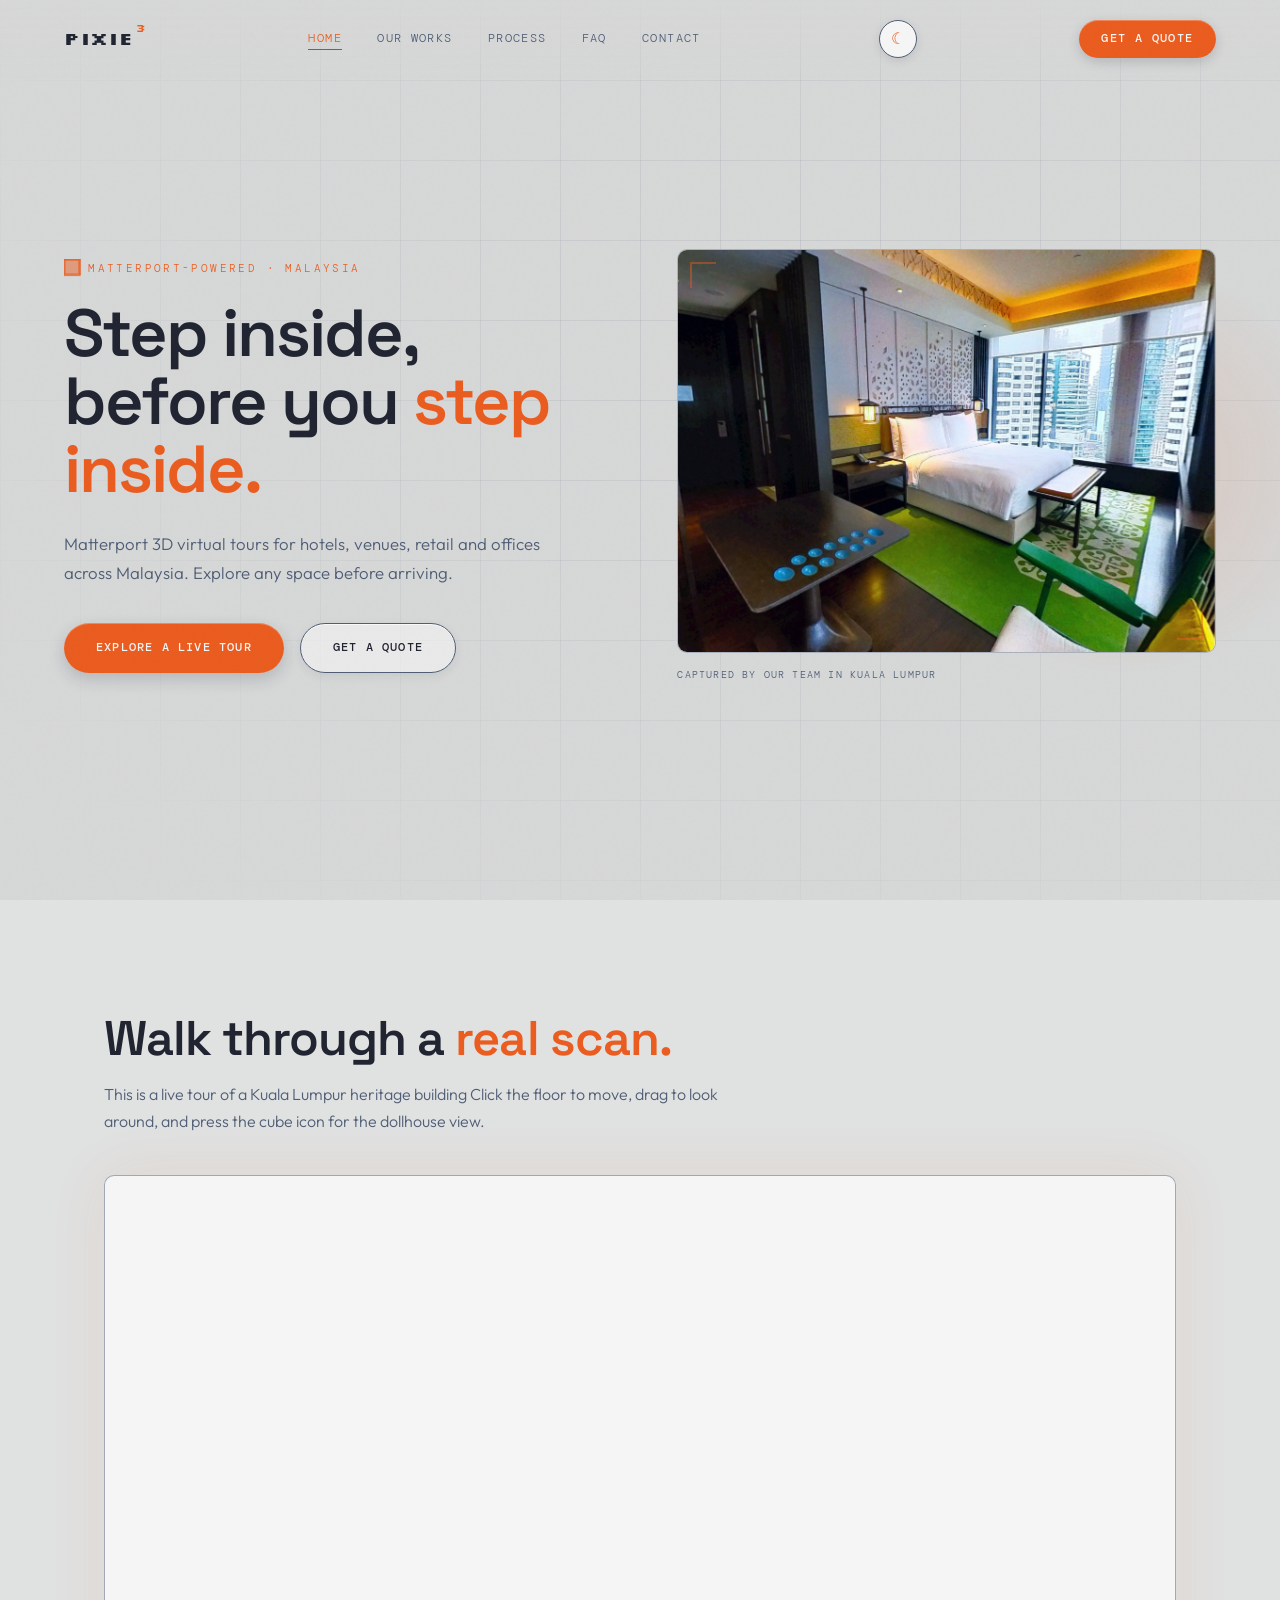
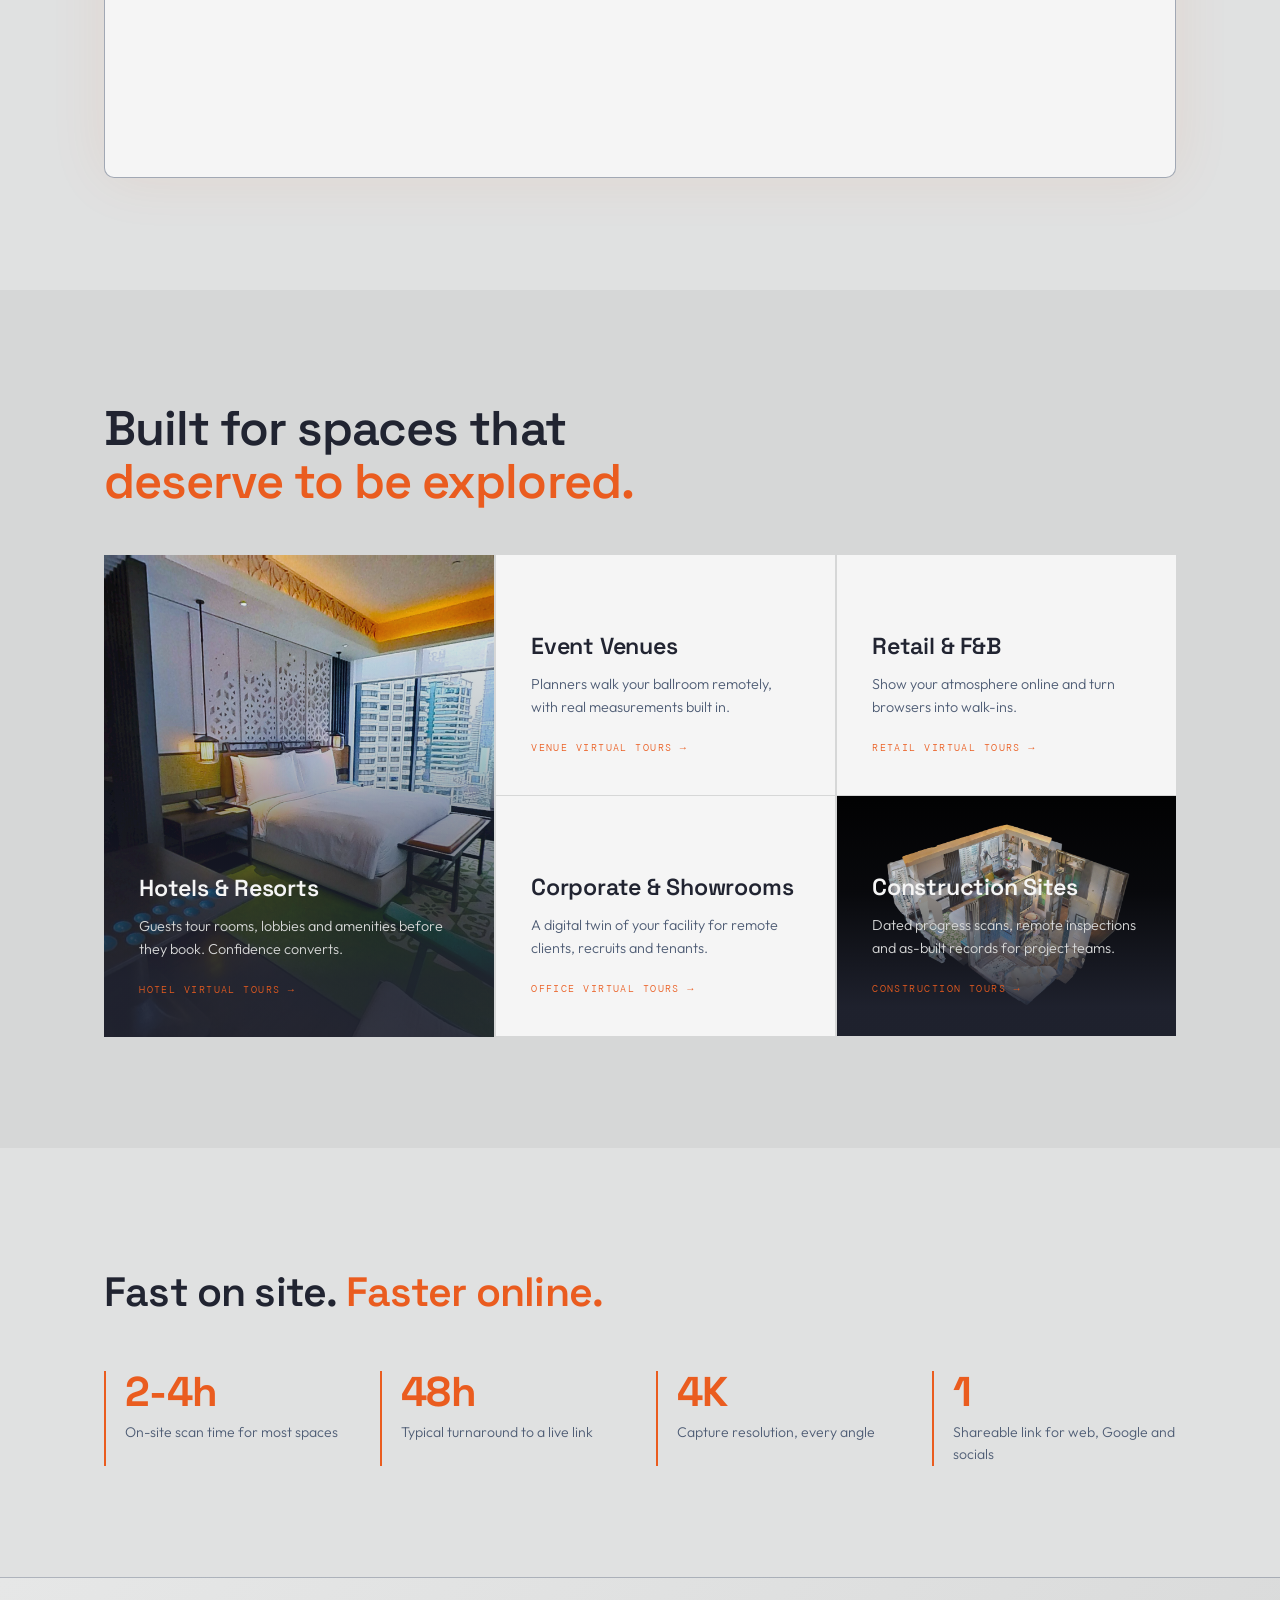
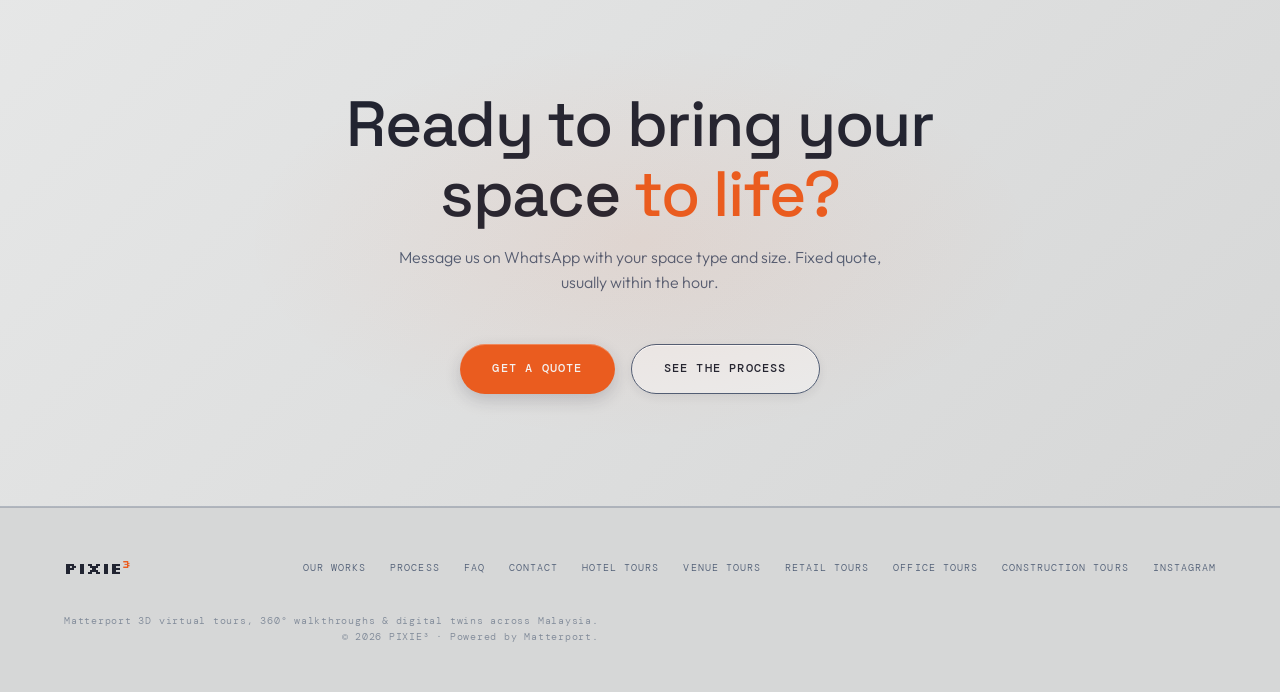
<file: index.html>
<!DOCTYPE html>
<html lang="en">
<head>
  <meta charset="UTF-8" />
  <meta name="viewport" content="width=device-width, initial-scale=1.0" />
  <title>3D Virtual Tour Malaysia | Matterport Scanning | PIXIE³</title>
  <meta name="description" content="PIXIE³ creates Matterport-powered 3D virtual tours in Malaysia, 360° walkthroughs for hotels, event venues, retail, F&B and corporate spaces in KL and nationwide. Get a fixed quote via WhatsApp." />
  <meta name="keywords" content="3D virtual tour Malaysia, Matterport Malaysia, virtual tour Kuala Lumpur, hotel virtual tour Malaysia, 360 virtual tour Malaysia, digital twin Malaysia" />
  <meta property="og:title" content="3D Virtual Tour Malaysia | Matterport Scanning | PIXIE³" />
  <meta property="og:description" content="Step inside before you step inside. Matterport-powered 3D virtual tours for hotels, venues, retail and corporate spaces across Malaysia." />
  <meta property="og:url" content="https://pixiecube.my/" />
  <meta property="og:image" content="https://pixiecube.my/assets/room-scan.jpg" />
  <meta property="og:type" content="website" />
  <meta property="og:site_name" content="PIXIE³" />
  <meta property="og:locale" content="en_MY" />
  <meta name="twitter:card" content="summary_large_image" />
  <link rel="canonical" href="https://pixiecube.my/" />
  <link rel="icon" href="favicon.svg" type="image/svg+xml" />
  <link rel="icon" href="favicon.ico" sizes="48x48" />
  <link rel="apple-touch-icon" href="apple-touch-icon.png" />

  <script type="application/ld+json">
  {
    "@context": "https://schema.org",
    "@type": "LocalBusiness",
    "@id": "https://pixiecube.my/#business",
    "name": "PIXIE³",
    "alternateName": "Pixie Cube",
    "description": "Matterport-powered 3D virtual tour production for hotels, event venues, retail, F&B and corporate spaces across Malaysia.",
    "url": "https://pixiecube.my/",
    "email": "hello@pixiecube.my",
    "telephone": "+60145845034",
    "image": "https://pixiecube.my/assets/room-scan.jpg",
    "priceRange": "$$",
    "address": {
      "@type": "PostalAddress",
      "streetAddress": "Plaza KLTS",
      "addressLocality": "Kuala Lumpur",
      "postalCode": "53000",
      "addressCountry": "MY"
    },
    "geo": { "@type": "GeoCoordinates", "latitude": 3.2035407, "longitude": 101.7034491 },
    "areaServed": { "@type": "Country", "name": "Malaysia" },
    "sameAs": ["https://instagram.com/pixiecube.space"],
    "knowsAbout": ["Matterport 3D scanning", "virtual tours", "digital twins", "360 photography"],
    "makesOffer": [
      { "@type": "Offer", "itemOffered": { "@type": "Service", "name": "Hotel & Resort Virtual Tours", "url": "https://pixiecube.my/hotel-virtual-tour.html" } },
      { "@type": "Offer", "itemOffered": { "@type": "Service", "name": "Event Venue Virtual Tours", "url": "https://pixiecube.my/event-venue-virtual-tour.html" } },
      { "@type": "Offer", "itemOffered": { "@type": "Service", "name": "Retail & F&B Virtual Tours", "url": "https://pixiecube.my/retail-virtual-tour.html" } },
      { "@type": "Offer", "itemOffered": { "@type": "Service", "name": "Office & Corporate Virtual Tours", "url": "https://pixiecube.my/office-virtual-tour.html" } },
      { "@type": "Offer", "itemOffered": { "@type": "Service", "name": "Construction Progress Documentation", "url": "https://pixiecube.my/construction-virtual-tour.html" } }
    ]
  }
  </script>

  <link rel="preconnect" href="https://fonts.googleapis.com" />
  <link rel="preconnect" href="https://fonts.gstatic.com" crossorigin />
  <link href="https://fonts.googleapis.com/css2?family=Space+Grotesk:wght@400;500;600;700&family=DM+Mono:wght@300;400;500&family=Outfit:wght@300;400;500;600&family=Silkscreen:wght@400;700&display=swap" rel="stylesheet" />
  <script>(function(){try{var t=localStorage.getItem('pixie-theme');if(!t){t=window.matchMedia&&window.matchMedia('(prefers-color-scheme: dark)').matches?'dark':'light';}document.documentElement.setAttribute('data-theme',t);}catch(e){}})();</script>
  <link rel="stylesheet" href="styles.css" />

  <style>
    /* ── hero: asymmetric split ── */
    .hero {
      min-height: 100dvh;
      display: grid;
      grid-template-columns: 1.05fr 1fr;
      align-items: center;
      gap: 3rem;
      max-width: 1400px;
      margin: 0 auto;
      padding: 6rem 5vw 4rem;
      position: relative;
      overflow: hidden;
    }
    .hero::before {
      content: '';
      position: absolute;
      inset: 0;
      background-image:
        linear-gradient(rgba(79,93,117,0.10) 1px, transparent 1px),
        linear-gradient(90deg, rgba(79,93,117,0.10) 1px, transparent 1px);
      background-size: 80px 80px;
      mask-image: radial-gradient(ellipse 75% 80% at 65% 40%, black 25%, transparent 100%);
      pointer-events: none;
    }
    .hero-eyebrow {
      font-family: var(--ff-mono);
      font-size: 0.68rem;
      letter-spacing: 0.22em;
      text-transform: uppercase;
      color: var(--amber);
      margin-bottom: 1.4rem;
      animation: fadeUp 0.9s 0.1s var(--ease-out-expo) both;
    }
    .cube-icon {
      display: inline-block;
      width: 10px; height: 10px;
      background: var(--amber);
      margin-right: 0.6em;
      animation: cubeRotate 6s linear infinite;
      vertical-align: middle;
    }
    @keyframes cubeRotate {
      0%   { transform: rotate(0deg); }
      100% { transform: rotate(360deg); }
    }
    .hero-title {
      font-family: var(--ff-display);
      font-size: clamp(2.6rem, 5.2vw, 4.6rem);
      font-weight: 600;
      line-height: 1.02;
      letter-spacing: -0.03em;
      margin-bottom: 0.4em;
      position: relative;
      z-index: 2;
    }
    .hero-title em { font-style: normal; color: var(--amber); }
    .hero-title span { display: block; }
    .hero-title .line1 { animation: fadeUp 0.9s 0.25s var(--ease-out-expo) both; }
    .hero-title .line2 { animation: fadeUp 0.9s 0.4s var(--ease-out-expo) both; }
    .hero-sub {
      max-width: 44ch;
      font-size: 1.05rem;
      color: var(--mist);
      line-height: 1.7;
      animation: fadeUp 0.9s 0.55s var(--ease-out-expo) both;
      position: relative;
      z-index: 2;
    }
    .hero-actions {
      margin-top: 2.2rem;
      display: flex;
      gap: 1rem;
      flex-wrap: wrap;
      animation: fadeUp 0.9s 0.7s var(--ease-out-expo) both;
      position: relative;
      z-index: 2;
    }
    .hero-visual {
      position: relative;
      z-index: 2;
      animation: fadeUp 1s 0.5s var(--ease-out-expo) both;
    }
    .hero-visual .frame { aspect-ratio: 4/3; }
    .hero-visual::after {
      content: '';
      position: absolute;
      width: 420px; height: 420px;
      right: -120px; top: 50%;
      transform: translateY(-50%);
      background: radial-gradient(circle, rgba(234,92,31,0.14) 0%, transparent 70%);
      pointer-events: none;
      z-index: -1;
    }
    .hero-caption {
      margin-top: 0.9rem;
      font-family: var(--ff-mono);
      font-size: 0.62rem;
      letter-spacing: 0.12em;
      text-transform: uppercase;
      color: var(--mist);
    }

    /* ── live tour ── */
    .live { background: var(--navy-mid); }
    .live-head {
      max-width: 640px;
      margin-bottom: 2.5rem;
    }
    .live-head h2 {
      font-family: var(--ff-display);
      font-size: clamp(1.9rem, 3.8vw, 3.2rem);
      font-weight: 600;
      letter-spacing: -0.02em;
      line-height: 1.08;
      margin-bottom: 1rem;
    }
    .live-head h2 em { font-style: normal; color: var(--amber); }
    .live-head p { color: var(--mist); font-size: 1rem; line-height: 1.7; max-width: 56ch; }

    /* ── who we serve: bento ── */
    .serve { background: var(--navy); }
    .serve-title {
      font-family: var(--ff-display);
      font-size: clamp(1.9rem, 3.8vw, 3.2rem);
      font-weight: 600;
      letter-spacing: -0.02em;
      line-height: 1.08;
      max-width: 20ch;
      margin-bottom: 3rem;
    }
    .serve-title strong { font-weight: 600; color: var(--amber); }
    .bento {
      display: grid;
      grid-template-columns: 1.15fr 1fr 1fr;
      grid-template-rows: auto auto;
      gap: 1.5px;
    }
    .bento-cell {
      background: var(--navy-card);
      padding: 2.4rem 2.2rem;
      display: flex;
      flex-direction: column;
      justify-content: flex-end;
      gap: 0.5rem;
      min-height: 240px;
      position: relative;
      overflow: hidden;
      color: inherit;
      transition: background 0.3s, transform 0.3s var(--ease-out-expo), box-shadow 0.3s;
    }
    .bento-cell:hover { background: var(--navy-edge); transform: translateY(-3px); box-shadow: 0 12px 28px rgba(33,36,49,0.14); }
    .bento-cell::after {
      content: '';
      position: absolute;
      top: 0; left: 0;
      width: 2px; height: 0;
      background: var(--amber);
      transition: height 0.4s var(--ease-out-expo);
      z-index: 3;
    }
    .bento-cell:hover::after { height: 100%; }
    .bento-hotels { grid-row: 1 / 3; min-height: 480px; }
    .bento-img {
      position: absolute;
      inset: 0;
      z-index: 0;
    }
    .bento-img img {
      width: 100%; height: 100%;
      object-fit: cover;
      transition: transform 0.8s var(--ease-out-expo);
    }
    .bento-cell:hover .bento-img img { transform: scale(1.05); }
    .bento-img::after {
      content: '';
      position: absolute;
      inset: 0;
      background: linear-gradient(to top, rgba(33,36,49,0.92) 12%, rgba(33,36,49,0.25) 60%, rgba(33,36,49,0.05) 100%);
    }
    .bento-cell > .bento-body { position: relative; z-index: 2; display: flex; flex-direction: column; gap: 0.5rem; }
    .bento-img ~ .bento-body .bento-name { color: #F5F5F5; }
    .bento-img ~ .bento-body .bento-line { color: #D6D7D7; }
    .bento-name {
      font-family: var(--ff-display);
      font-size: 1.45rem;
      font-weight: 600;
      letter-spacing: -0.01em;
      color: var(--white);
    }
    .bento-line {
      font-size: 0.9rem;
      color: var(--mist);
      line-height: 1.6;
      max-width: 46ch;
    }
    .bento-go {
      margin-top: 0.8rem;
      font-family: var(--ff-mono);
      font-size: 0.64rem;
      letter-spacing: 0.14em;
      text-transform: uppercase;
      color: var(--amber);
    }

    /* ── numbers strip ── */
    .numbers { background: var(--navy-mid); }
    .numbers-title {
      font-family: var(--ff-display);
      font-size: clamp(1.7rem, 3.2vw, 2.6rem);
      font-weight: 600;
      letter-spacing: -0.02em;
      margin-bottom: 2.8rem;
    }
    .numbers-title em { font-style: normal; color: var(--amber); }
    .numbers-row {
      display: grid;
      grid-template-columns: repeat(auto-fit, minmax(190px, 1fr));
      gap: 2rem;
    }
    .num {
      border-left: 2px solid var(--amber);
      padding-left: 1.2rem;
      transition: transform 0.3s var(--ease-out-expo);
    }
    .num:hover { transform: translateX(4px); }
    .num-val {
      font-family: var(--ff-display);
      font-size: 2.6rem;
      font-weight: 700;
      letter-spacing: -0.02em;
      color: var(--amber);
      line-height: 1;
    }
    .num-label { font-size: 0.88rem; color: var(--mist); margin-top: 0.5rem; }

    @media (max-width: 980px) {
      .hero { grid-template-columns: 1fr; padding-top: 7rem; min-height: auto; gap: 2.5rem; }
      .bento { grid-template-columns: 1fr; }
      .bento-hotels { grid-row: auto; min-height: 320px; }
      .bento-corporate { grid-column: auto; }
    }
  </style>
</head>
<body>

  <nav aria-label="Main navigation">
    <a href="index.html" class="logo">PIXIE<sup>3</sup></a>
    <button class="nav-toggle" aria-expanded="false" aria-controls="nav-menu">Menu</button>
    <ul class="nav-links" id="nav-menu">
      <li><a href="index.html" class="active">Home</a></li>
      <li><a href="works.html">Our Works</a></li>
      <li><a href="process.html">Process</a></li>
      <li><a href="faq.html">FAQ</a></li>
      <li><a href="contact.html">Contact</a></li>
    </ul>
    <button class="theme-toggle" aria-label="Switch theme">☾</button>
    <a href="contact.html" class="nav-cta">Get a Quote</a>
  </nav>

  <!-- HERO -->
  <header class="hero" aria-label="Intro">
    <div>
      <p class="hero-eyebrow"><span class="cube3d-wrap" aria-hidden="true"><span class="cube3d"><i></i><i></i><i></i><i></i><i></i><i></i></span></span>Matterport-Powered · Malaysia</p>
      <h1 class="hero-title">
        <span class="line1">Step inside,</span>
        <span class="line2">before you <em>step inside.</em></span>
      </h1>
      <p class="hero-sub">
        Matterport 3D virtual tours for hotels, venues, retail and offices across Malaysia. Explore any space before arriving.
      </p>
      <div class="hero-actions">
        <a href="#live-tour" class="btn-primary">Explore a live tour</a>
        <a href="contact.html" class="btn-ghost">Get a quote</a>
      </div>
    </div>

    <div class="hero-visual">
      <div class="frame" data-tilt>
        <span class="corner tl" aria-hidden="true"></span>
        <img src="assets/room-scan.jpg" alt="Matterport 3D virtual tour scan of a hotel room in Kuala Lumpur, Malaysia with skyline view" loading="eager" />
        <span class="corner br" aria-hidden="true"></span>
      </div>
      <p class="hero-caption">Captured by our team in Kuala Lumpur</p>
    </div>
  </header>

  <!-- LIVE TOUR -->
  <section class="live" id="live-tour" aria-labelledby="live-heading">
    <div class="section-inner">
      <div class="live-head reveal">
        <h2 id="live-heading">Walk through a <em>real scan.</em></h2>
        <p>This is a live tour of a Kuala Lumpur heritage building Click the floor to move, drag to look around, and press the cube icon for the dollhouse view.</p>
      </div>
      <div class="tour-embed reveal">
        <iframe
          src="https://my.matterport.com/show/?m=xfwzKX1QRWc"
          allow="autoplay; fullscreen; web-share; xr-spatial-tracking;"
          allowfullscreen
          loading="lazy"
          title="PIXIE³ Matterport 3D virtual tour, Kuala Lumpur">
        </iframe>
      </div>
    </div>
  </section>

  <!-- WHO WE SERVE: BENTO -->
  <section class="serve" id="serve" aria-labelledby="serve-heading">
    <div class="section-inner">
      <h2 class="serve-title reveal" id="serve-heading">Built for spaces that <strong>deserve to be explored.</strong></h2>
      <div class="bento">

        <a data-tilt class="bento-cell bento-hotels reveal" href="hotel-virtual-tour.html">
          <span class="bento-img" aria-hidden="true"><img src="assets/room-scan.jpg" alt="" loading="lazy" /></span>
          <span class="bento-body">
            <span class="bento-name">Hotels &amp; Resorts</span>
            <span class="bento-line">Guests tour rooms, lobbies and amenities before they book. Confidence converts.</span>
            <span class="bento-go">Hotel virtual tours →</span>
          </span>
        </a>

        <a data-tilt class="bento-cell reveal" href="event-venue-virtual-tour.html">
          <span class="bento-body">
            <span class="bento-name">Event Venues</span>
            <span class="bento-line">Planners walk your ballroom remotely, with real measurements built in.</span>
            <span class="bento-go">Venue virtual tours →</span>
          </span>
        </a>

        <a data-tilt class="bento-cell reveal" href="retail-virtual-tour.html">
          <span class="bento-body">
            <span class="bento-name">Retail &amp; F&amp;B</span>
            <span class="bento-line">Show your atmosphere online and turn browsers into walk-ins.</span>
            <span class="bento-go">Retail virtual tours →</span>
          </span>
        </a>

        <a data-tilt class="bento-cell reveal" href="office-virtual-tour.html">
          <span class="bento-body">
            <span class="bento-name">Corporate &amp; Showrooms</span>
            <span class="bento-line">A digital twin of your facility for remote clients, recruits and tenants.</span>
            <span class="bento-go">Office virtual tours →</span>
          </span>
        </a>

        <a data-tilt class="bento-cell reveal" href="construction-virtual-tour.html">
          <span class="bento-img" aria-hidden="true"><img src="assets/dollhouse.jpg" alt="" loading="lazy" /></span>
          <span class="bento-body">
            <span class="bento-name">Construction Sites</span>
            <span class="bento-line">Dated progress scans, remote inspections and as-built records for project teams.</span>
            <span class="bento-go">Construction tours →</span>
          </span>
        </a>

      </div>
    </div>
  </section>

  <!-- NUMBERS -->
  <section class="numbers" aria-labelledby="numbers-heading">
    <div class="section-inner">
      <h2 class="numbers-title reveal" id="numbers-heading">Fast on site. <em>Faster online.</em></h2>
      <div class="numbers-row">
        <div class="num reveal">
          <div class="num-val">2-4h</div>
          <div class="num-label">On-site scan time for most spaces</div>
        </div>
        <div class="num reveal">
          <div class="num-val">48h</div>
          <div class="num-label">Typical turnaround to a live link</div>
        </div>
        <div class="num reveal">
          <div class="num-val">4K</div>
          <div class="num-label">Capture resolution, every angle</div>
        </div>
        <div class="num reveal">
          <div class="num-val">1</div>
          <div class="num-label">Shareable link for web, Google and socials</div>
        </div>
      </div>
    </div>
  </section>

  <!-- CTA BAND -->
  <section class="cta-band" aria-labelledby="cta-heading">
    <div class="section-inner">
      <h2 class="cta-title" id="cta-heading">Ready to bring your space <em>to life?</em></h2>
      <p class="cta-sub">Message us on WhatsApp with your space type and size. Fixed quote, usually within the hour.</p>
      <div class="cta-actions">
        <a href="contact.html" class="btn-primary">Get a quote</a>
        <a href="process.html" class="btn-ghost">See the process</a>
      </div>
    </div>
  </section>

  <!-- FOOTER -->
  <footer>
    <div class="footer-inner">
      <div class="footer-logo">PIXIE<sup>3</sup></div>
      <ul class="footer-links">
        <li><a href="works.html">Our Works</a></li>
        <li><a href="process.html">Process</a></li>
        <li><a href="faq.html">FAQ</a></li>
        <li><a href="contact.html">Contact</a></li>
        <li><a href="hotel-virtual-tour.html">Hotel Tours</a></li>
        <li><a href="event-venue-virtual-tour.html">Venue Tours</a></li>
        <li><a href="retail-virtual-tour.html">Retail Tours</a></li>
        <li><a href="office-virtual-tour.html">Office Tours</a></li>
        <li><a href="construction-virtual-tour.html">Construction Tours</a></li>
        <li><a href="https://instagram.com/pixiecube.space" target="_blank" rel="noopener">Instagram</a></li>
      </ul>
      <div class="footer-legal">
        Matterport 3D virtual tours, 360° walkthroughs &amp; digital twins across Malaysia.<br>
        © 2026 PIXIE³ · Powered by Matterport.
      </div>
    </div>
  </footer>

  <script src="site.js"></script>
</body>
</html>
</file>
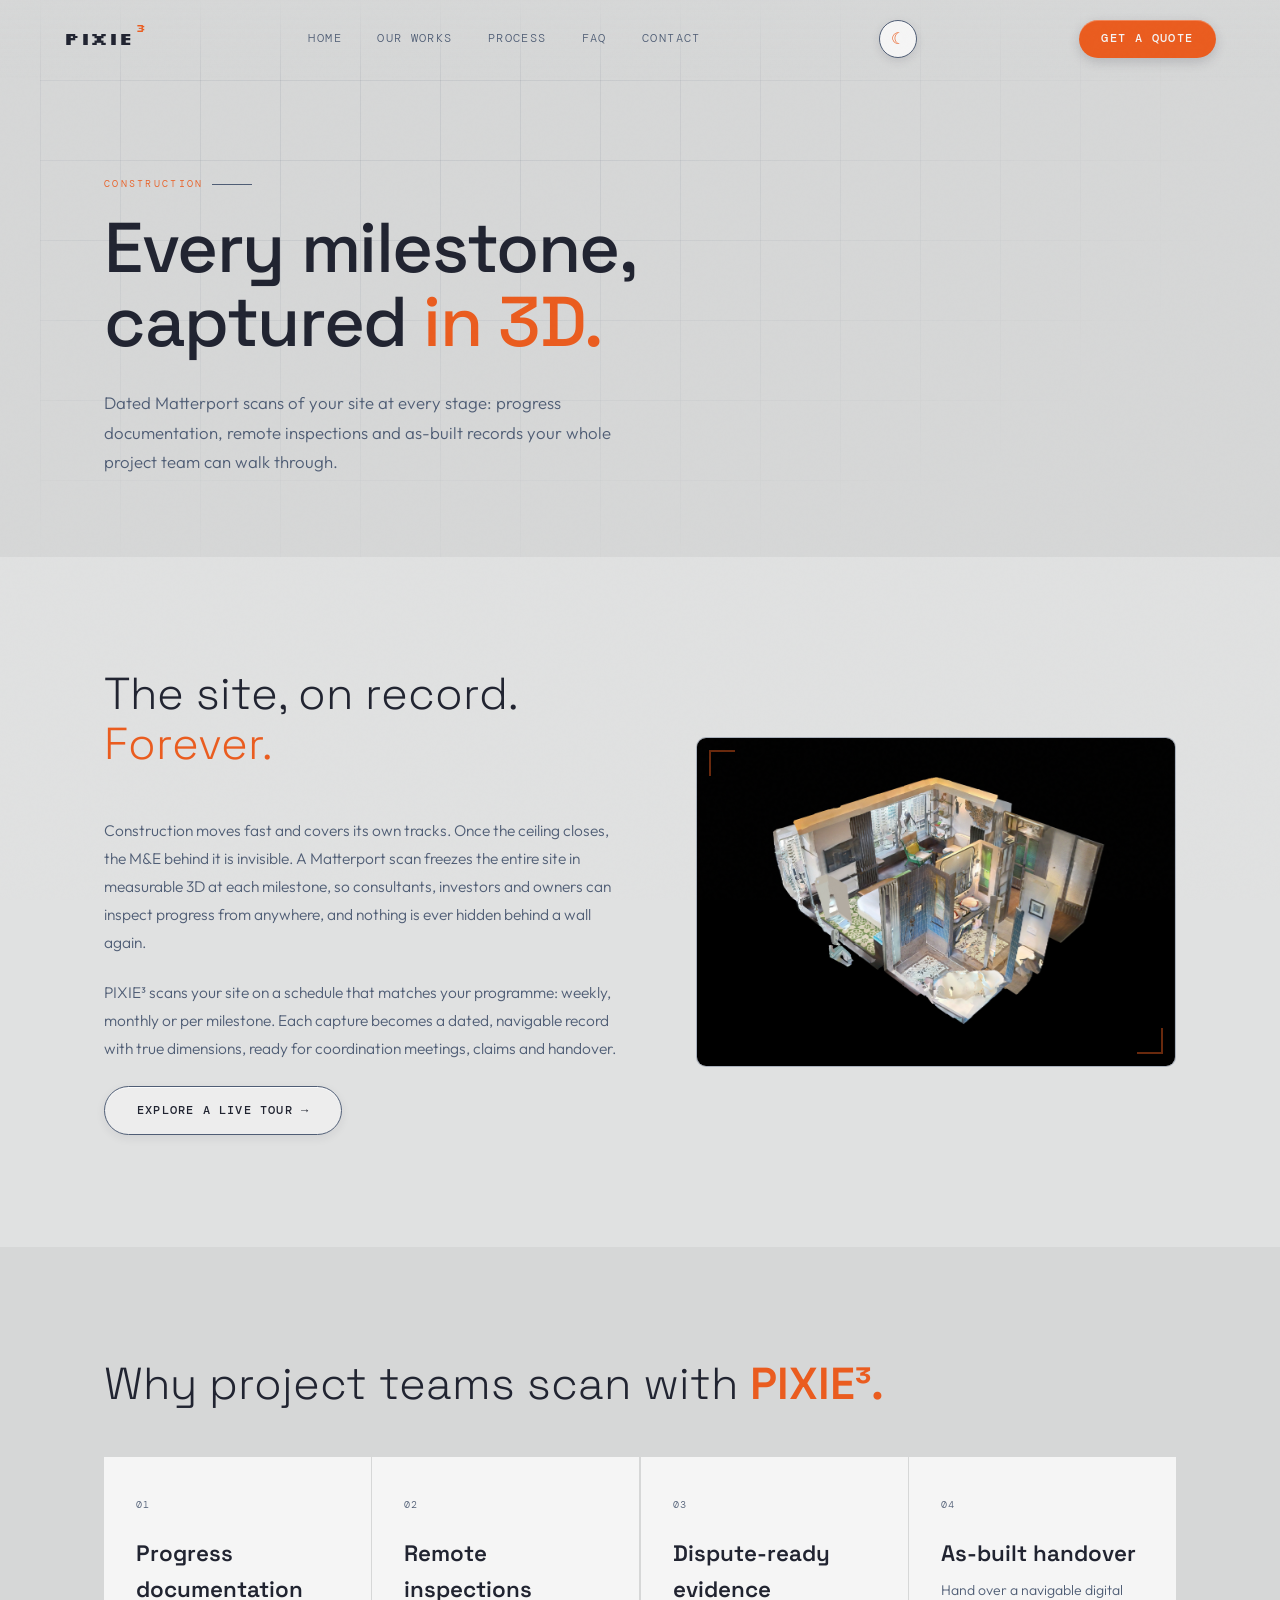
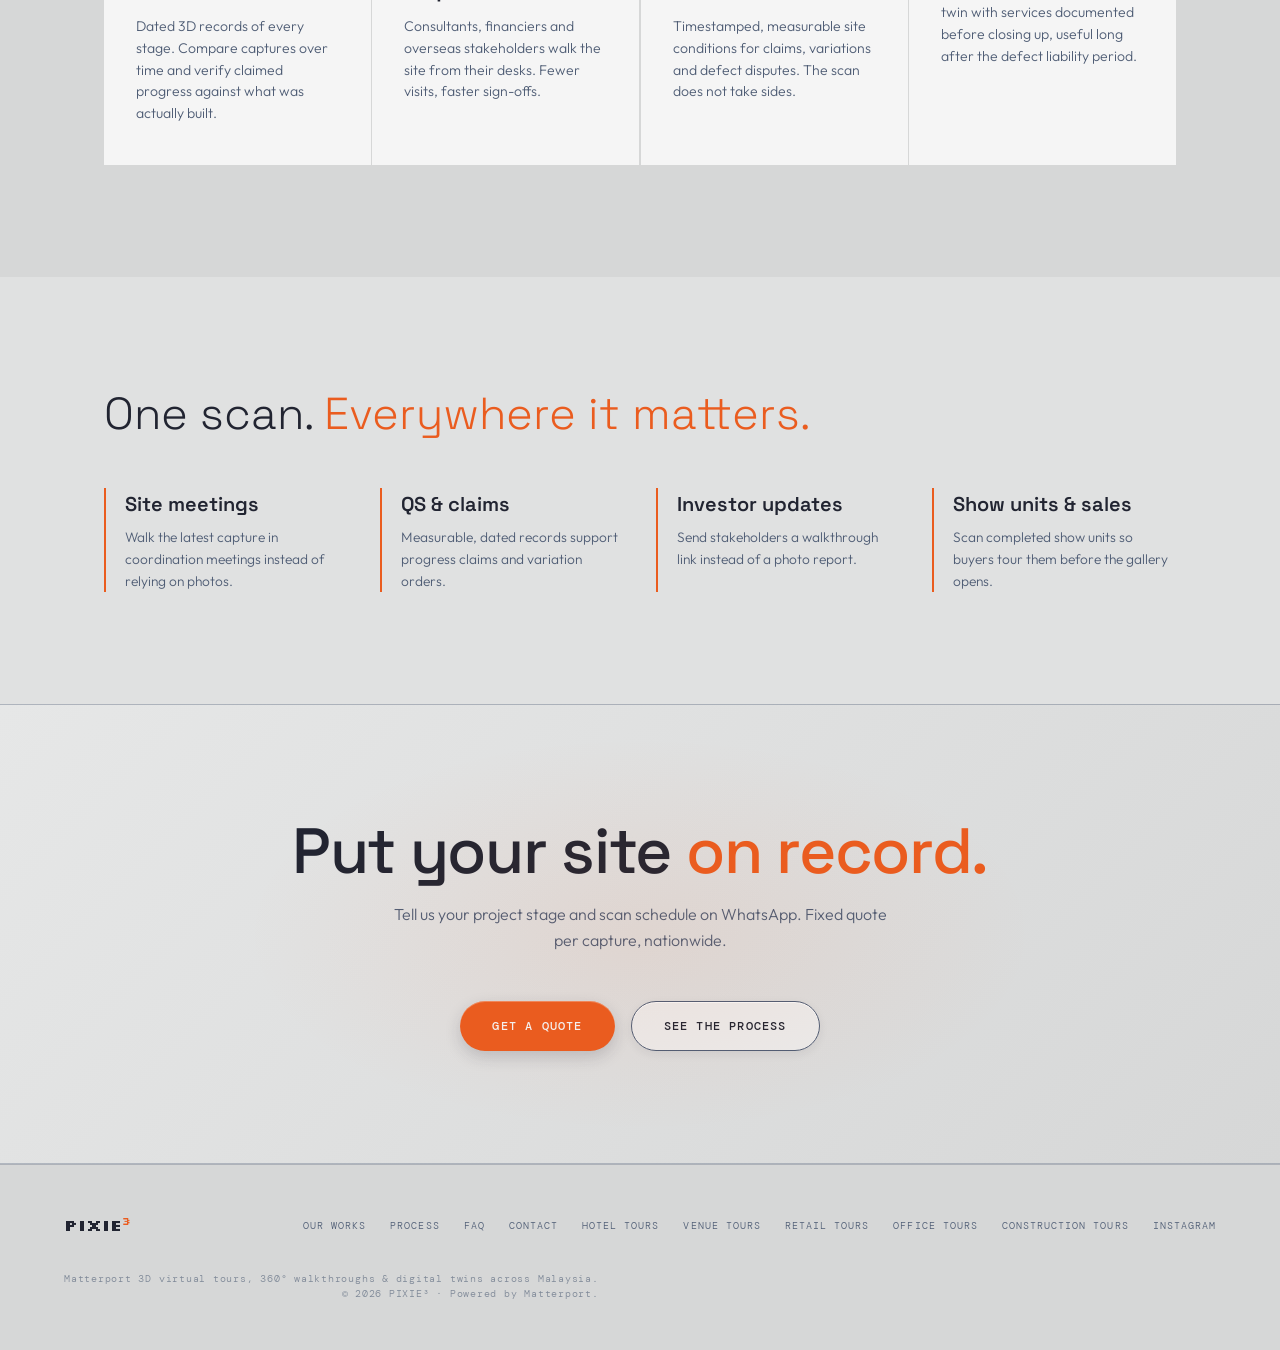
<file: construction-virtual-tour.html>
<!DOCTYPE html>
<html lang="en">
<head>
  <meta charset="UTF-8" />
  <meta name="viewport" content="width=device-width, initial-scale=1.0" />
  <title>Construction Site Virtual Tour Malaysia | PIXIE³</title>
  <meta name="description" content="Matterport 360° construction progress documentation in Malaysia. Dated site scans, as-built records, remote inspections and dispute-ready evidence for developers and contractors." />
  <meta property="og:title" content="Construction Virtual Tours Malaysia | PIXIE³" />
  <meta property="og:description" content="Scan your site at every milestone. Dated 3D records, remote inspections and as-built documentation for construction projects across Malaysia." />
  <meta property="og:url" content="https://pixiecube.my/construction-virtual-tour.html" />
  <meta property="og:image" content="https://pixiecube.my/assets/dollhouse.jpg" />
  <meta property="og:type" content="website" />
  <meta property="og:site_name" content="PIXIE³" />
  <meta property="og:locale" content="en_MY" />
  <meta name="twitter:card" content="summary_large_image" />
  <link rel="canonical" href="https://pixiecube.my/construction-virtual-tour.html" />
  <link rel="icon" href="favicon.svg" type="image/svg+xml" />
  <link rel="icon" href="favicon.ico" sizes="48x48" />
  <link rel="apple-touch-icon" href="apple-touch-icon.png" />

  <script type="application/ld+json">
  {
    "@context": "https://schema.org",
    "@graph": [
      {
        "@type": "Service",
        "name": "Construction Site Virtual Tours & Progress Documentation",
        "serviceType": "Matterport 3D construction documentation",
        "description": "Dated Matterport 3D scans of construction sites in Malaysia for progress documentation, remote inspections, as-built records and dispute resolution.",
        "url": "https://pixiecube.my/construction-virtual-tour.html",
        "areaServed": { "@type": "Country", "name": "Malaysia" },
        "provider": {
          "@type": "LocalBusiness",
          "@id": "https://pixiecube.my/#business",
          "name": "PIXIE³",
          "url": "https://pixiecube.my/",
          "email": "hello@pixiecube.my",
          "telephone": "+60145845034",
          "address": { "@type": "PostalAddress", "streetAddress": "Plaza KLTS", "addressLocality": "Kuala Lumpur", "postalCode": "53000", "addressCountry": "MY" },
          "geo": { "@type": "GeoCoordinates", "latitude": 3.2035407, "longitude": 101.7034491 },
          "sameAs": ["https://instagram.com/pixiecube.space"]
        }
      },
      {
        "@type": "BreadcrumbList",
        "itemListElement": [
          { "@type": "ListItem", "position": 1, "name": "Home", "item": "https://pixiecube.my/" },
          { "@type": "ListItem", "position": 2, "name": "Construction", "item": "https://pixiecube.my/construction-virtual-tour.html" }
        ]
      }
    ]
  }
  </script>

  <link rel="preconnect" href="https://fonts.googleapis.com" />
  <link rel="preconnect" href="https://fonts.gstatic.com" crossorigin />
  <link href="https://fonts.googleapis.com/css2?family=Space+Grotesk:wght@400;500;600;700&family=DM+Mono:wght@300;400;500&family=Outfit:wght@300;400;500;600&family=Silkscreen:wght@400;700&display=swap" rel="stylesheet" />
  <script>(function(){try{var t=localStorage.getItem('pixie-theme');if(!t){t=window.matchMedia&&window.matchMedia('(prefers-color-scheme: dark)').matches?'dark':'light';}document.documentElement.setAttribute('data-theme',t);}catch(e){}})();</script>
  <link rel="stylesheet" href="styles.css" />

  <style>
    .svc-intro { background: var(--navy-mid); }
    .svc-intro-grid {
      display: grid;
      grid-template-columns: 1.1fr 1fr;
      gap: 4rem;
      align-items: center;
    }
    .svc-intro-copy p { color: var(--mist); font-size: 0.97rem; line-height: 1.8; margin-bottom: 1.4rem; }
    .svc-intro-visual { aspect-ratio: 16/11; }
    .svc-benefits { background: var(--navy); }
    .svc-title { font-size: clamp(1.8rem, 3.5vw, 3rem); margin-bottom: 3rem; }
    .svc-uses { background: var(--navy-mid); }
    .use-row {
      display: grid;
      grid-template-columns: repeat(auto-fit, minmax(220px, 1fr));
      gap: 2rem;
    }
    .use {
      border-left: 2px solid var(--amber);
      padding-left: 1.2rem;
      transition: transform 0.3s var(--ease-out-expo);
    }
    .use:hover { transform: translateX(4px); }
    .use-title {
      font-family: var(--ff-display);
      font-size: 1.25rem;
      font-weight: 600;
      color: var(--white);
      margin-bottom: 0.4rem;
    }
    .use-desc { font-size: 0.86rem; color: var(--mist); line-height: 1.6; }
    @media (max-width: 900px) {
      .svc-intro-grid { grid-template-columns: 1fr; gap: 2.5rem; }
    }
  </style>
</head>
<body>

  <nav aria-label="Main navigation">
    <a href="index.html" class="logo">PIXIE<sup>3</sup></a>
    <button class="nav-toggle" aria-expanded="false" aria-controls="nav-menu">Menu</button>
    <ul class="nav-links" id="nav-menu">
      <li><a href="index.html">Home</a></li>
      <li><a href="works.html">Our Works</a></li>
      <li><a href="process.html">Process</a></li>
      <li><a href="faq.html">FAQ</a></li>
      <li><a href="contact.html">Contact</a></li>
    </ul>
    <button class="theme-toggle" aria-label="Switch theme">☾</button>
    <a href="contact.html" class="nav-cta">Get a Quote</a>
  </nav>

  <header class="page-hero">
    <p class="eyebrow">Construction</p>
    <h1>Every milestone, captured <em>in 3D.</em></h1>
    <p class="lede">Dated Matterport scans of your site at every stage: progress documentation, remote inspections and as-built records your whole project team can walk through.</p>
  </header>

  <section class="svc-intro" aria-labelledby="intro-heading">
    <div class="section-inner">
      <div class="svc-intro-grid">
        <div class="svc-intro-copy reveal">
          <h2 class="display-title svc-title" id="intro-heading">The site, on record. <em>Forever.</em></h2>
          <p>Construction moves fast and covers its own tracks. Once the ceiling closes, the M&amp;E behind it is invisible. A Matterport scan freezes the entire site in measurable 3D at each milestone, so consultants, investors and owners can inspect progress from anywhere, and nothing is ever hidden behind a wall again.</p>
          <p>PIXIE³ scans your site on a schedule that matches your programme: weekly, monthly or per milestone. Each capture becomes a dated, navigable record with true dimensions, ready for coordination meetings, claims and handover.</p>
          <a href="works.html" class="btn-ghost">Explore a live tour →</a>
        </div>
        <div class="frame svc-intro-visual reveal" data-tilt>
          <span class="corner tl" aria-hidden="true"></span>
          <img src="assets/dollhouse.jpg" alt="Matterport 3D as-built model used for construction progress documentation in Malaysia" loading="lazy" />
          <span class="corner br" aria-hidden="true"></span>
        </div>
      </div>
    </div>
  </section>

  <section class="svc-benefits" aria-labelledby="benefits-heading">
    <div class="section-inner">
      <h2 class="display-title svc-title reveal" id="benefits-heading">Why project teams scan with <strong>PIXIE³.</strong></h2>
      <div class="card-grid" role="list">

        <article data-tilt class="card reveal" role="listitem">
          <div class="card-num">01</div>
          <div class="card-title">Progress documentation</div>
          <p class="card-line">Dated 3D records of every stage. Compare captures over time and verify claimed progress against what was actually built.</p>
        </article>

        <article data-tilt class="card reveal" role="listitem">
          <div class="card-num">02</div>
          <div class="card-title">Remote inspections</div>
          <p class="card-line">Consultants, financiers and overseas stakeholders walk the site from their desks. Fewer visits, faster sign-offs.</p>
        </article>

        <article data-tilt class="card reveal" role="listitem">
          <div class="card-num">03</div>
          <div class="card-title">Dispute-ready evidence</div>
          <p class="card-line">Timestamped, measurable site conditions for claims, variations and defect disputes. The scan does not take sides.</p>
        </article>

        <article data-tilt class="card reveal" role="listitem">
          <div class="card-num">04</div>
          <div class="card-title">As-built handover</div>
          <p class="card-line">Hand over a navigable digital twin with services documented before closing up, useful long after the defect liability period.</p>
        </article>

      </div>
    </div>
  </section>

  <section class="svc-uses" aria-labelledby="uses-heading">
    <div class="section-inner">
      <h2 class="display-title svc-title reveal" id="uses-heading">One scan. <em>Everywhere it matters.</em></h2>
      <div class="use-row">

        <div class="use reveal">
          <div class="use-title">Site meetings</div>
          <p class="use-desc">Walk the latest capture in coordination meetings instead of relying on photos.</p>
        </div>

        <div class="use reveal">
          <div class="use-title">QS &amp; claims</div>
          <p class="use-desc">Measurable, dated records support progress claims and variation orders.</p>
        </div>

        <div class="use reveal">
          <div class="use-title">Investor updates</div>
          <p class="use-desc">Send stakeholders a walkthrough link instead of a photo report.</p>
        </div>

        <div class="use reveal">
          <div class="use-title">Show units &amp; sales</div>
          <p class="use-desc">Scan completed show units so buyers tour them before the gallery opens.</p>
        </div>

      </div>
    </div>
  </section>

  <section class="cta-band" aria-labelledby="cta-heading">
    <div class="section-inner">
      <h2 class="cta-title" id="cta-heading">Put your site <em>on record.</em></h2>
      <p class="cta-sub">Tell us your project stage and scan schedule on WhatsApp. Fixed quote per capture, nationwide.</p>
      <div class="cta-actions">
        <a href="contact.html" class="btn-primary">Get a quote</a>
        <a href="process.html" class="btn-ghost">See the process</a>
      </div>
    </div>
  </section>

  <footer>
    <div class="footer-inner">
      <div class="footer-logo">PIXIE<sup>3</sup></div>
      <ul class="footer-links">
        <li><a href="works.html">Our Works</a></li>
        <li><a href="process.html">Process</a></li>
        <li><a href="faq.html">FAQ</a></li>
        <li><a href="contact.html">Contact</a></li>
        <li><a href="hotel-virtual-tour.html">Hotel Tours</a></li>
        <li><a href="event-venue-virtual-tour.html">Venue Tours</a></li>
        <li><a href="retail-virtual-tour.html">Retail Tours</a></li>
        <li><a href="office-virtual-tour.html">Office Tours</a></li>
        <li><a href="construction-virtual-tour.html">Construction Tours</a></li>
        <li><a href="https://instagram.com/pixiecube.space" target="_blank" rel="noopener">Instagram</a></li>
      </ul>
      <div class="footer-legal">
        Matterport 3D virtual tours, 360° walkthroughs &amp; digital twins across Malaysia.<br>
        © 2026 PIXIE³ · Powered by Matterport.
      </div>
    </div>
  </footer>

  <script src="site.js"></script>
</body>
</html>
</file>
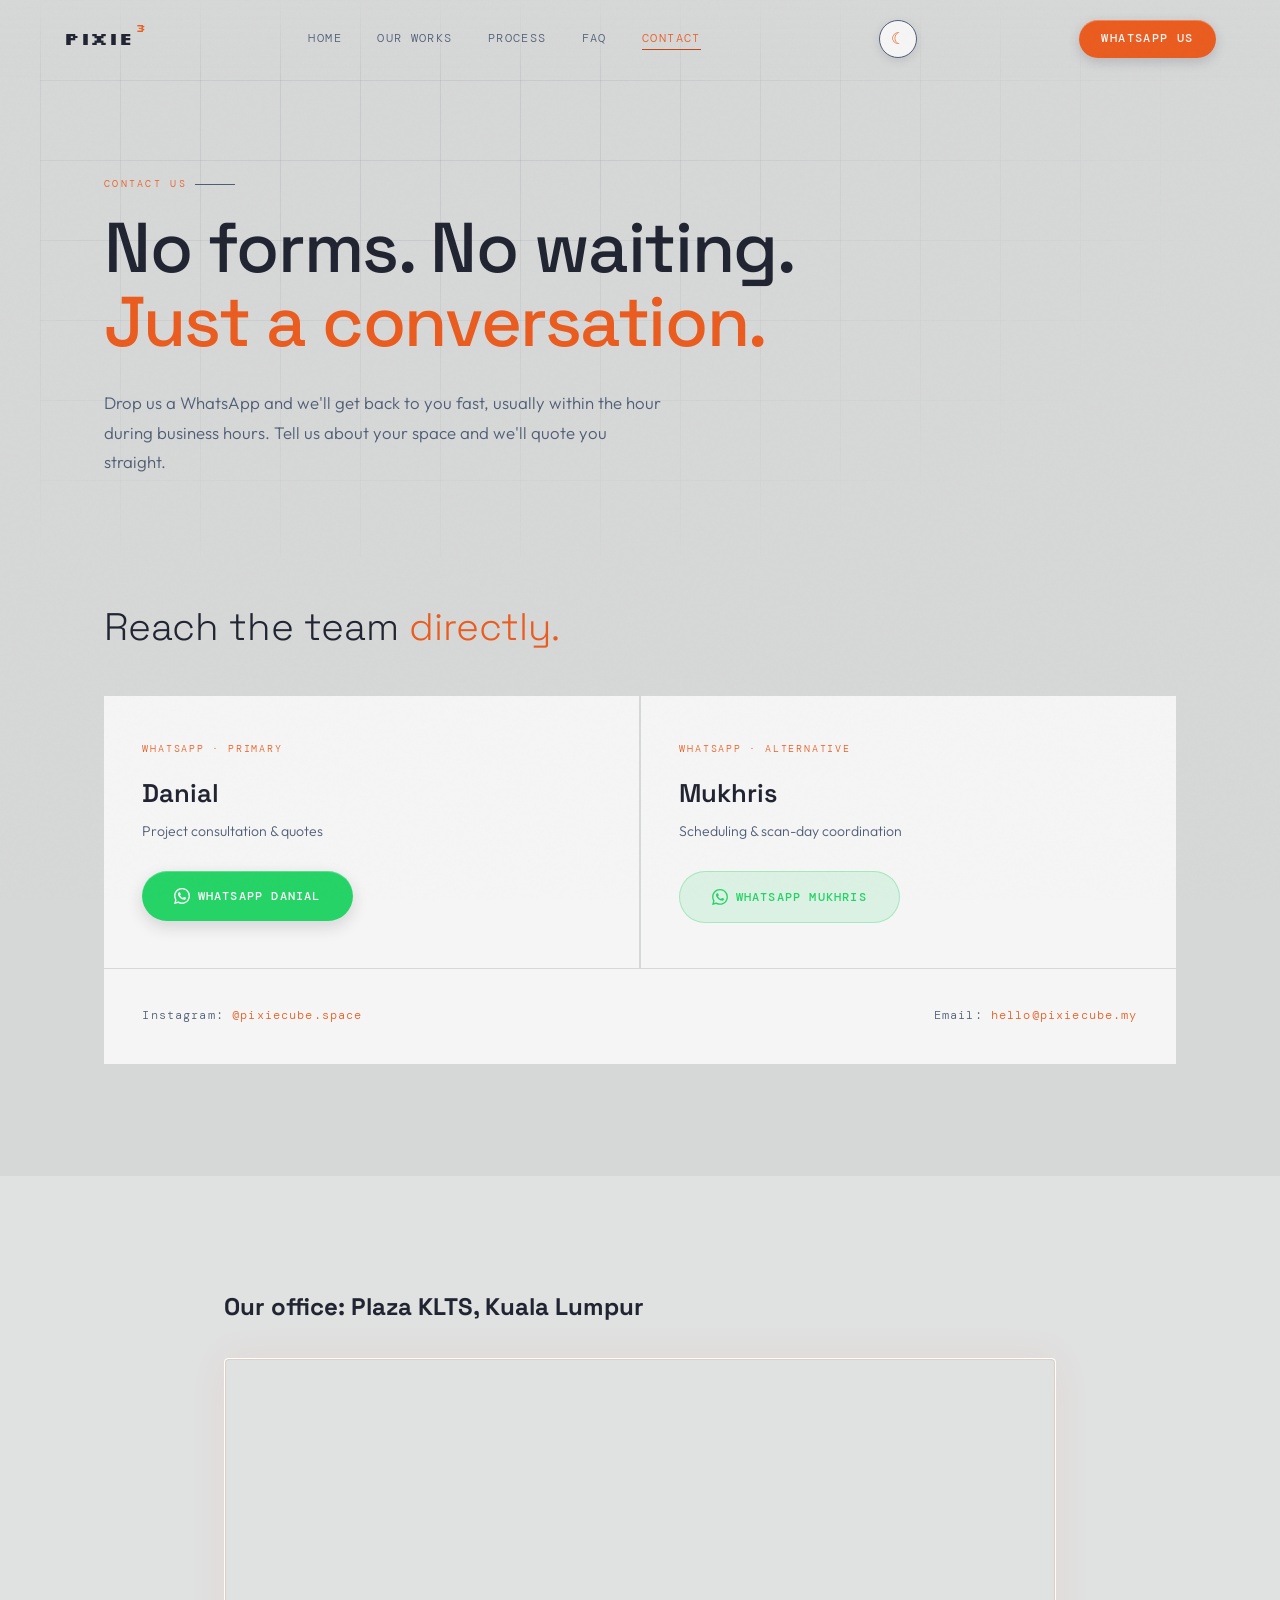
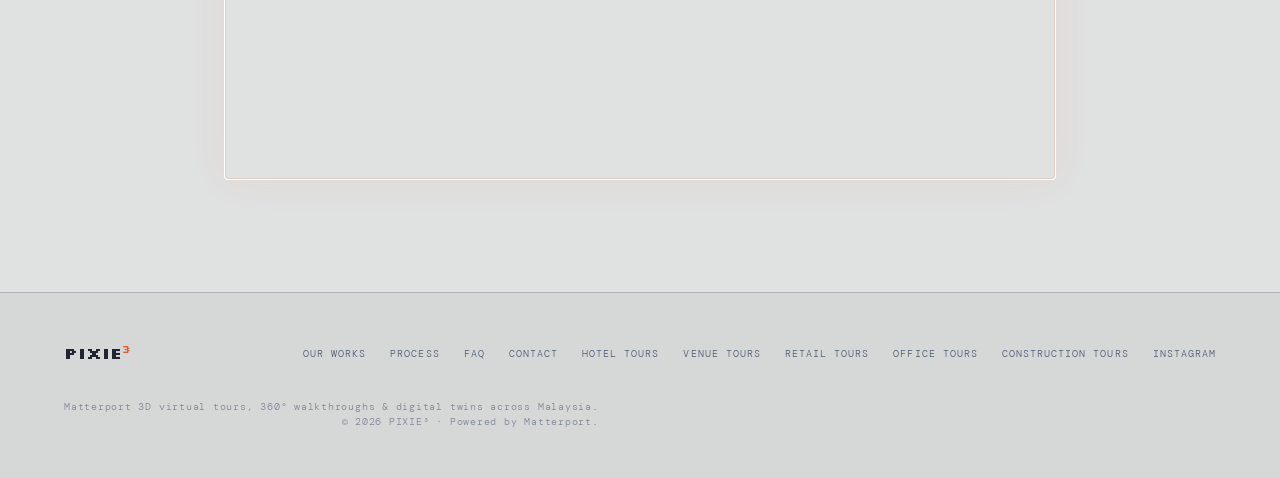
<file: contact.html>
<!DOCTYPE html>
<html lang="en">
<head>
  <meta charset="UTF-8" />
  <meta name="viewport" content="width=device-width, initial-scale=1.0" />
  <title>Contact PIXIE³ | 3D Virtual Tour Quote Malaysia</title>
  <meta name="description" content="Get a fixed quote for your Matterport 3D virtual tour in Malaysia. WhatsApp PIXIE³ directly, fast replies, no forms. Based at Plaza KLTS, Kuala Lumpur, serving nationwide." />
  <meta property="og:title" content="Contact | PIXIE³ 3D Virtual Tours Malaysia" />
  <meta property="og:description" content="WhatsApp us directly for a fast quote on your 3D virtual tour. Based in Kuala Lumpur, serving all of Malaysia." />
  <meta property="og:url" content="https://pixiecube.my/contact.html" />
  <meta property="og:image" content="https://pixiecube.my/assets/room-scan.jpg" />
  <meta property="og:type" content="website" />
  <meta property="og:site_name" content="PIXIE³" />
  <meta property="og:locale" content="en_MY" />
  <meta name="twitter:card" content="summary_large_image" />
  <link rel="canonical" href="https://pixiecube.my/contact.html" />
  <link rel="icon" href="favicon.svg" type="image/svg+xml" />
  <link rel="icon" href="favicon.ico" sizes="48x48" />
  <link rel="apple-touch-icon" href="apple-touch-icon.png" />

  <script type="application/ld+json">
  {
    "@context": "https://schema.org",
    "@graph": [
      {
        "@type": "LocalBusiness",
        "@id": "https://pixiecube.my/#business",
        "name": "PIXIE³",
        "url": "https://pixiecube.my/",
        "email": "hello@pixiecube.my",
        "telephone": "+60145845034",
        "image": "https://pixiecube.my/assets/room-scan.jpg",
        "address": { "@type": "PostalAddress", "streetAddress": "Plaza KLTS", "addressLocality": "Kuala Lumpur", "postalCode": "53000", "addressCountry": "MY" },
        "geo": { "@type": "GeoCoordinates", "latitude": 3.2035407, "longitude": 101.7034491 },
        "areaServed": { "@type": "Country", "name": "Malaysia" },
        "sameAs": ["https://instagram.com/pixiecube.space"],
        "contactPoint": [
          { "@type": "ContactPoint", "contactType": "sales", "telephone": "+60145845034", "availableLanguage": ["en", "ms"] },
          { "@type": "ContactPoint", "contactType": "customer service", "telephone": "+60122697923", "availableLanguage": ["en", "ms"] }
        ]
      },
      {
        "@type": "BreadcrumbList",
        "itemListElement": [
          { "@type": "ListItem", "position": 1, "name": "Home", "item": "https://pixiecube.my/" },
          { "@type": "ListItem", "position": 2, "name": "Contact", "item": "https://pixiecube.my/contact.html" }
        ]
      }
    ]
  }
  </script>

  <link rel="preconnect" href="https://fonts.googleapis.com" />
  <link rel="preconnect" href="https://fonts.gstatic.com" crossorigin />
  <link href="https://fonts.googleapis.com/css2?family=Space+Grotesk:wght@400;500;600;700&family=DM+Mono:wght@300;400;500&family=Outfit:wght@300;400;500;600&family=Silkscreen:wght@400;700&display=swap" rel="stylesheet" />
  <script>(function(){try{var t=localStorage.getItem('pixie-theme');if(!t){t=window.matchMedia&&window.matchMedia('(prefers-color-scheme: dark)').matches?'dark':'light';}document.documentElement.setAttribute('data-theme',t);}catch(e){}})();</script>
  <link rel="stylesheet" href="styles.css" />

  <style>
    .contact-main { background: var(--navy); }
    .contact-grid {
      display: grid;
      grid-template-columns: 1fr 1fr;
      gap: 1.5px;
    }
    .contact-card {
      background: var(--navy-card);
      padding: 2.8rem 2.4rem;
      position: relative;
      overflow: hidden;
      transition: background 0.3s, transform 0.3s var(--ease-out-expo);
    }
    .contact-card:hover { background: var(--navy-edge); transform: translateY(-3px); }
    .contact-card::after {
      content: '';
      position: absolute;
      top: 0; left: 0;
      width: 2px; height: 0;
      background: var(--amber);
      transition: height 0.4s var(--ease-out-expo);
    }
    .contact-card:hover::after { height: 100%; }
    .contact-kicker {
      font-family: var(--ff-mono);
      font-size: 0.62rem;
      letter-spacing: 0.18em;
      text-transform: uppercase;
      color: var(--amber);
      margin-bottom: 1rem;
    }
    .contact-name {
      font-family: var(--ff-display);
      font-size: 1.6rem;
      font-weight: 600;
      color: var(--white);
      margin-bottom: 0.4rem;
    }
    .contact-role {
      font-size: 0.88rem;
      color: var(--mist);
      margin-bottom: 1.8rem;
    }
    .other-channels {
      margin-top: 1.5px;
      background: var(--navy-card);
      padding: 2.4rem;
      display: flex;
      flex-wrap: wrap;
      align-items: center;
      justify-content: space-between;
      gap: 1.5rem;
    }
    .channel {
      font-family: var(--ff-mono);
      font-size: 0.72rem;
      letter-spacing: 0.1em;
      color: var(--mist);
    }
    .channel a {
      color: var(--amber);
      transition: color 0.2s;
      position: relative;
    }
    .channel a::after {
      content: '';
      position: absolute;
      left: 0; bottom: -3px;
      width: 100%; height: 1px;
      background: var(--amber);
      transform: scaleX(0);
      transform-origin: right;
      transition: transform 0.35s var(--ease-out-expo);
    }
    .channel a:hover { color: var(--white); }
    .channel a:hover::after { transform: scaleX(1); transform-origin: left; }

    /* map */
    .office { background: var(--navy-mid); }
    .office-name {
      font-family: var(--ff-display);
      font-size: 1.5rem;
      color: var(--cream);
      margin-bottom: 2rem;
    }
    .map-shell {
      position: relative;
      width: 100%;
      border: 1px solid var(--navy-edge);
      border-radius: 4px;
      overflow: hidden;
      box-shadow: 0 0 40px rgba(234,92,31,0.06);
      transition: box-shadow 0.4s;
    }
    .map-shell:hover { box-shadow: 0 0 60px rgba(234,92,31,0.14); }
    .map-shell::before {
      content: '';
      position: absolute;
      inset: 0;
      pointer-events: none;
      z-index: 1;
      border: 1px solid rgba(234,92,31,0.15);
      border-radius: 4px;
    }
    .map-shell iframe {
      border: 0;
      display: block;
      width: 100%;
      height: 420px;
      filter: grayscale(0.3) contrast(1.05);
      transition: filter 0.4s;
    }
    .map-shell:hover iframe { filter: grayscale(0) contrast(1); }

    @media (max-width: 800px) {
      .contact-grid { grid-template-columns: 1fr; }
    }
  </style>
</head>
<body>

  <nav aria-label="Main navigation">
    <a href="index.html" class="logo">PIXIE<sup>3</sup></a>
    <button class="nav-toggle" aria-expanded="false" aria-controls="nav-menu">Menu</button>
    <ul class="nav-links" id="nav-menu">
      <li><a href="index.html">Home</a></li>
      <li><a href="works.html">Our Works</a></li>
      <li><a href="process.html">Process</a></li>
      <li><a href="faq.html">FAQ</a></li>
      <li><a href="contact.html" class="active">Contact</a></li>
    </ul>
    <button class="theme-toggle" aria-label="Switch theme">☾</button>
    <a href="https://wa.me/60145845034" target="_blank" rel="noopener" class="nav-cta">WhatsApp Us</a>
  </nav>

  <!-- PAGE HERO -->
  <header class="page-hero">
    <p class="eyebrow">Contact us</p>
    <h1>No forms. No waiting. <em>Just a conversation.</em></h1>
    <p class="lede">Drop us a WhatsApp and we'll get back to you fast, usually within the hour during business hours. Tell us about your space and we'll quote you straight.</p>
  </header>

  <!-- CONTACT CARDS -->
  <section class="contact-main" aria-labelledby="contact-heading">
    <div class="section-inner" style="padding-top: 3rem;">
      <h2 class="display-title reveal" style="font-size: clamp(1.6rem, 3vw, 2.4rem); margin-bottom: 3rem;" id="contact-heading">Reach the team <em>directly.</em></h2>
      <div class="contact-grid">

        <div data-tilt class="contact-card reveal">
          <p class="contact-kicker">WhatsApp · Primary</p>
          <div class="contact-name">Danial</div>
          <p class="contact-role">Project consultation &amp; quotes</p>
          <a href="https://wa.me/60145845034" target="_blank" rel="noopener" class="btn-wa" aria-label="WhatsApp Danial">
            <svg class="wa-icon" viewBox="0 0 24 24" fill="currentColor" aria-hidden="true"><path d="M17.472 14.382c-.297-.149-1.758-.867-2.03-.967-.273-.099-.471-.148-.67.15-.197.297-.767.966-.94 1.164-.173.199-.347.223-.644.075-.297-.15-1.255-.463-2.39-1.475-.883-.788-1.48-1.761-1.653-2.059-.173-.297-.018-.458.13-.606.134-.133.298-.347.446-.52.149-.174.198-.298.298-.497.099-.198.05-.371-.025-.52-.075-.149-.669-1.612-.916-2.207-.242-.579-.487-.5-.669-.51-.173-.008-.371-.01-.57-.01-.198 0-.52.074-.792.372-.272.297-1.04 1.016-1.04 2.479 0 1.462 1.065 2.875 1.213 3.074.149.198 2.096 3.2 5.077 4.487.709.306 1.262.489 1.694.625.712.227 1.36.195 1.871.118.571-.085 1.758-.719 2.006-1.413.248-.694.248-1.289.173-1.413-.074-.124-.272-.198-.57-.347m-5.421 7.403h-.004a9.87 9.87 0 01-5.031-1.378l-.361-.214-3.741.982.998-3.648-.235-.374a9.86 9.86 0 01-1.51-5.26c.001-5.45 4.436-9.884 9.888-9.884 2.64 0 5.122 1.03 6.988 2.898a9.825 9.825 0 012.893 6.994c-.003 5.45-4.437 9.884-9.885 9.884m8.413-18.297A11.815 11.815 0 0012.05 0C5.495 0 .16 5.335.157 11.892c0 2.096.547 4.142 1.588 5.945L.057 24l6.305-1.654a11.882 11.882 0 005.683 1.448h.005c6.554 0 11.89-5.335 11.893-11.893a11.821 11.821 0 00-3.48-8.413z"/></svg>
            WhatsApp Danial
          </a>
        </div>

        <div data-tilt class="contact-card reveal">
          <p class="contact-kicker">WhatsApp · Alternative</p>
          <div class="contact-name">Mukhris</div>
          <p class="contact-role">Scheduling &amp; scan-day coordination</p>
          <a href="https://wa.me/60122697923" target="_blank" rel="noopener" class="btn-wa btn-wa-secondary" aria-label="WhatsApp Mukhris">
            <svg class="wa-icon" viewBox="0 0 24 24" fill="currentColor" aria-hidden="true"><path d="M17.472 14.382c-.297-.149-1.758-.867-2.03-.967-.273-.099-.471-.148-.67.15-.197.297-.767.966-.94 1.164-.173.199-.347.223-.644.075-.297-.15-1.255-.463-2.39-1.475-.883-.788-1.48-1.761-1.653-2.059-.173-.297-.018-.458.13-.606.134-.133.298-.347.446-.52.149-.174.198-.298.298-.497.099-.198.05-.371-.025-.52-.075-.149-.669-1.612-.916-2.207-.242-.579-.487-.5-.669-.51-.173-.008-.371-.01-.57-.01-.198 0-.52.074-.792.372-.272.297-1.04 1.016-1.04 2.479 0 1.462 1.065 2.875 1.213 3.074.149.198 2.096 3.2 5.077 4.487.709.306 1.262.489 1.694.625.712.227 1.36.195 1.871.118.571-.085 1.758-.719 2.006-1.413.248-.694.248-1.289.173-1.413-.074-.124-.272-.198-.57-.347m-5.421 7.403h-.004a9.87 9.87 0 01-5.031-1.378l-.361-.214-3.741.982.998-3.648-.235-.374a9.86 9.86 0 01-1.51-5.26c.001-5.45 4.436-9.884 9.888-9.884 2.64 0 5.122 1.03 6.988 2.898a9.825 9.825 0 012.893 6.994c-.003 5.45-4.437 9.884-9.885 9.884m8.413-18.297A11.815 11.815 0 0012.05 0C5.495 0 .16 5.335.157 11.892c0 2.096.547 4.142 1.588 5.945L.057 24l6.305-1.654a11.882 11.882 0 005.683 1.448h.005c6.554 0 11.89-5.335 11.893-11.893a11.821 11.821 0 00-3.48-8.413z"/></svg>
            WhatsApp Mukhris
          </a>
        </div>

      </div>

      <div class="other-channels reveal">
        <span class="channel">Instagram: <a href="https://instagram.com/pixiecube.space" target="_blank" rel="noopener">@pixiecube.space</a></span>
        <span class="channel">Email: <a href="mailto:hello@pixiecube.my">hello@pixiecube.my</a></span>
      </div>
    </div>
  </section>

  <!-- OFFICE MAP -->
  <section class="office" aria-labelledby="office-heading">
    <div class="section-inner" style="max-width: 960px;">
      <h2 class="office-name reveal" id="office-heading">Our office: Plaza KLTS, Kuala Lumpur</h2>
      <div class="map-shell reveal">
        <iframe
          src="https://www.google.com/maps/embed?pb=!1m18!1m12!1m3!1d3983.583481849189!2d101.7034491!3d3.2035407!2m3!1f0!2f0!3f0!3m2!1i1024!2i768!4f13.1!3m3!1m2!1s0x31cc47f6f6ded98d%3A0xa28223dd39c37492!2sPlaza%20KLTS%2C%2053000%20Kuala%20Lumpur%2C%20Federal%20Territory%20of%20Kuala%20Lumpur!5e0!3m2!1sen!2smy!4v1782145829417!5m2!1sen!2smy"
          allowfullscreen=""
          loading="lazy"
          referrerpolicy="no-referrer-when-downgrade"
          title="PIXIE³ Office, Plaza KLTS, Kuala Lumpur">
        </iframe>
      </div>
    </div>
  </section>

  <footer>
    <div class="footer-inner">
      <div class="footer-logo">PIXIE<sup>3</sup></div>
      <ul class="footer-links">
        <li><a href="works.html">Our Works</a></li>
        <li><a href="process.html">Process</a></li>
        <li><a href="faq.html">FAQ</a></li>
        <li><a href="contact.html">Contact</a></li>
        <li><a href="hotel-virtual-tour.html">Hotel Tours</a></li>
        <li><a href="event-venue-virtual-tour.html">Venue Tours</a></li>
        <li><a href="retail-virtual-tour.html">Retail Tours</a></li>
        <li><a href="office-virtual-tour.html">Office Tours</a></li>
        <li><a href="construction-virtual-tour.html">Construction Tours</a></li>
        <li><a href="https://instagram.com/pixiecube.space" target="_blank" rel="noopener">Instagram</a></li>
      </ul>
      <div class="footer-legal">
        Matterport 3D virtual tours, 360° walkthroughs &amp; digital twins across Malaysia.<br>
        © 2026 PIXIE³ · Powered by Matterport.
      </div>
    </div>
  </footer>

  <script src="site.js"></script>
</body>
</html>
</file>
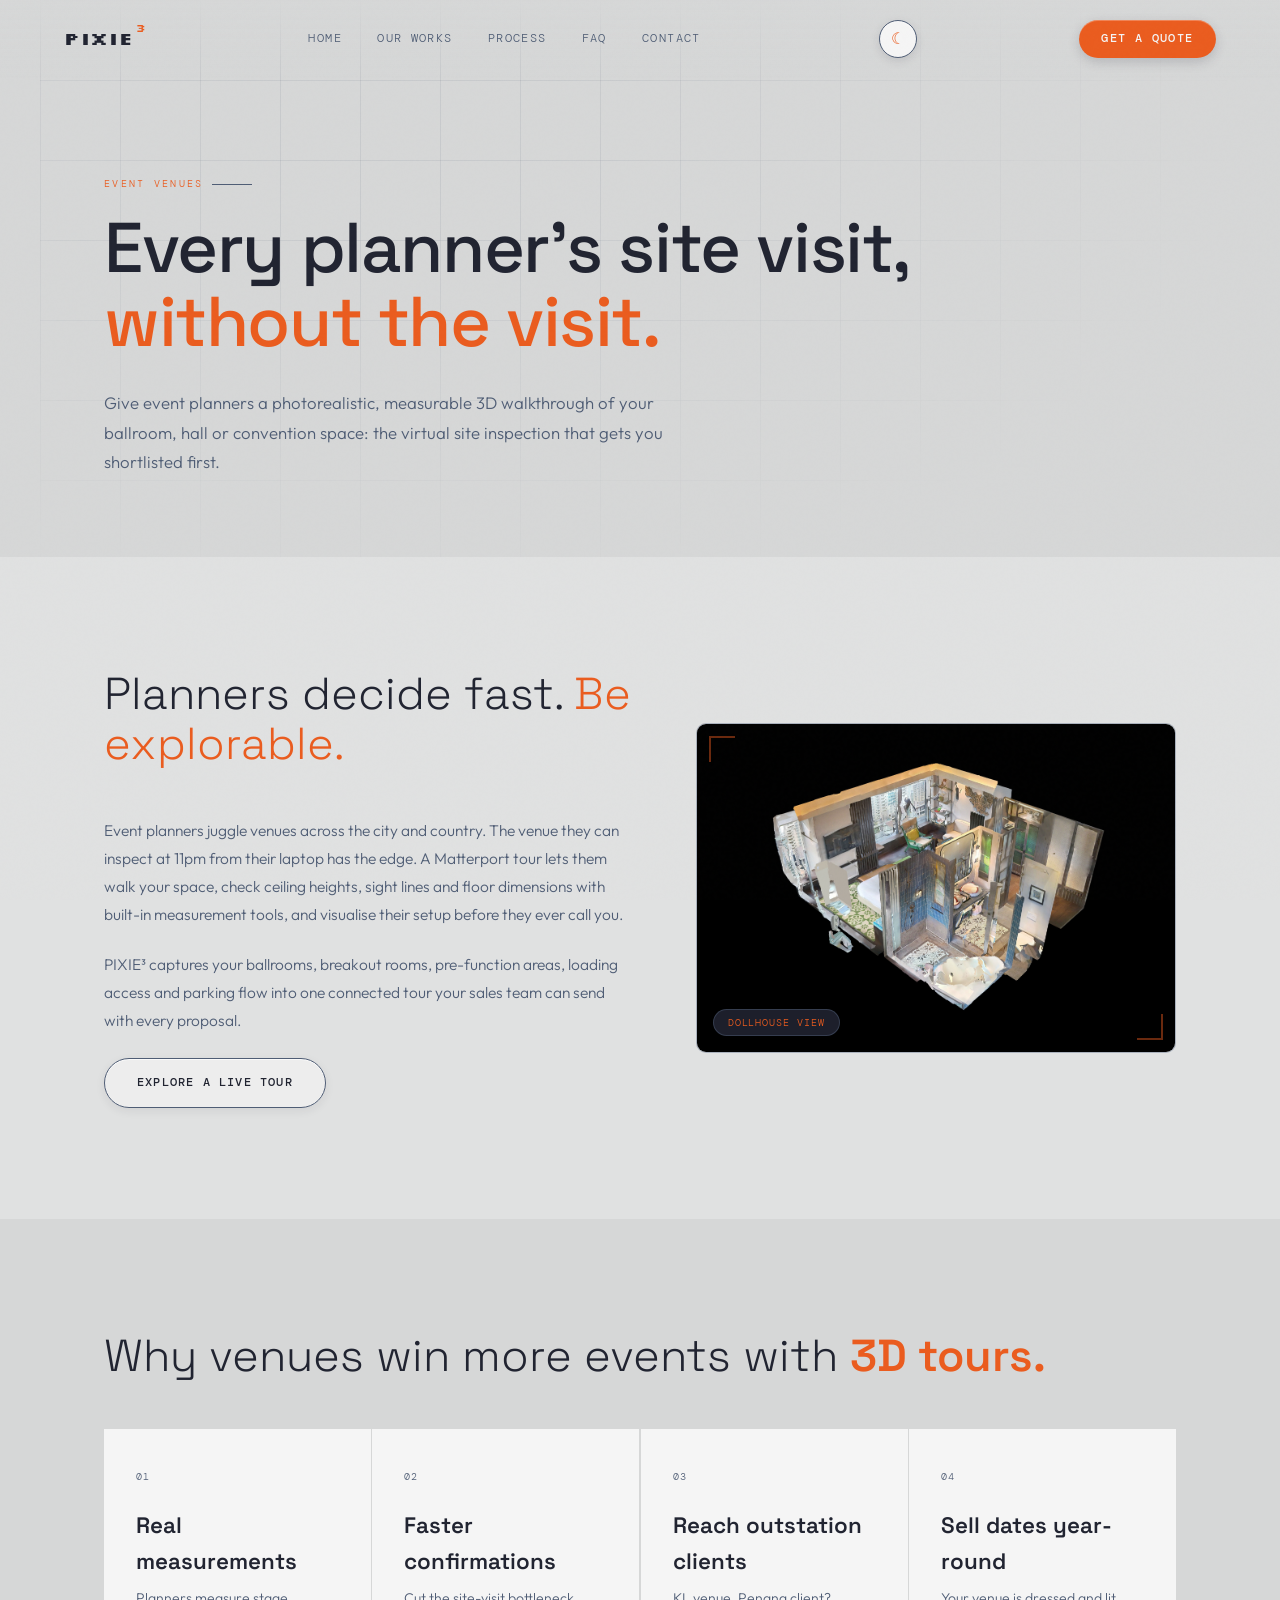
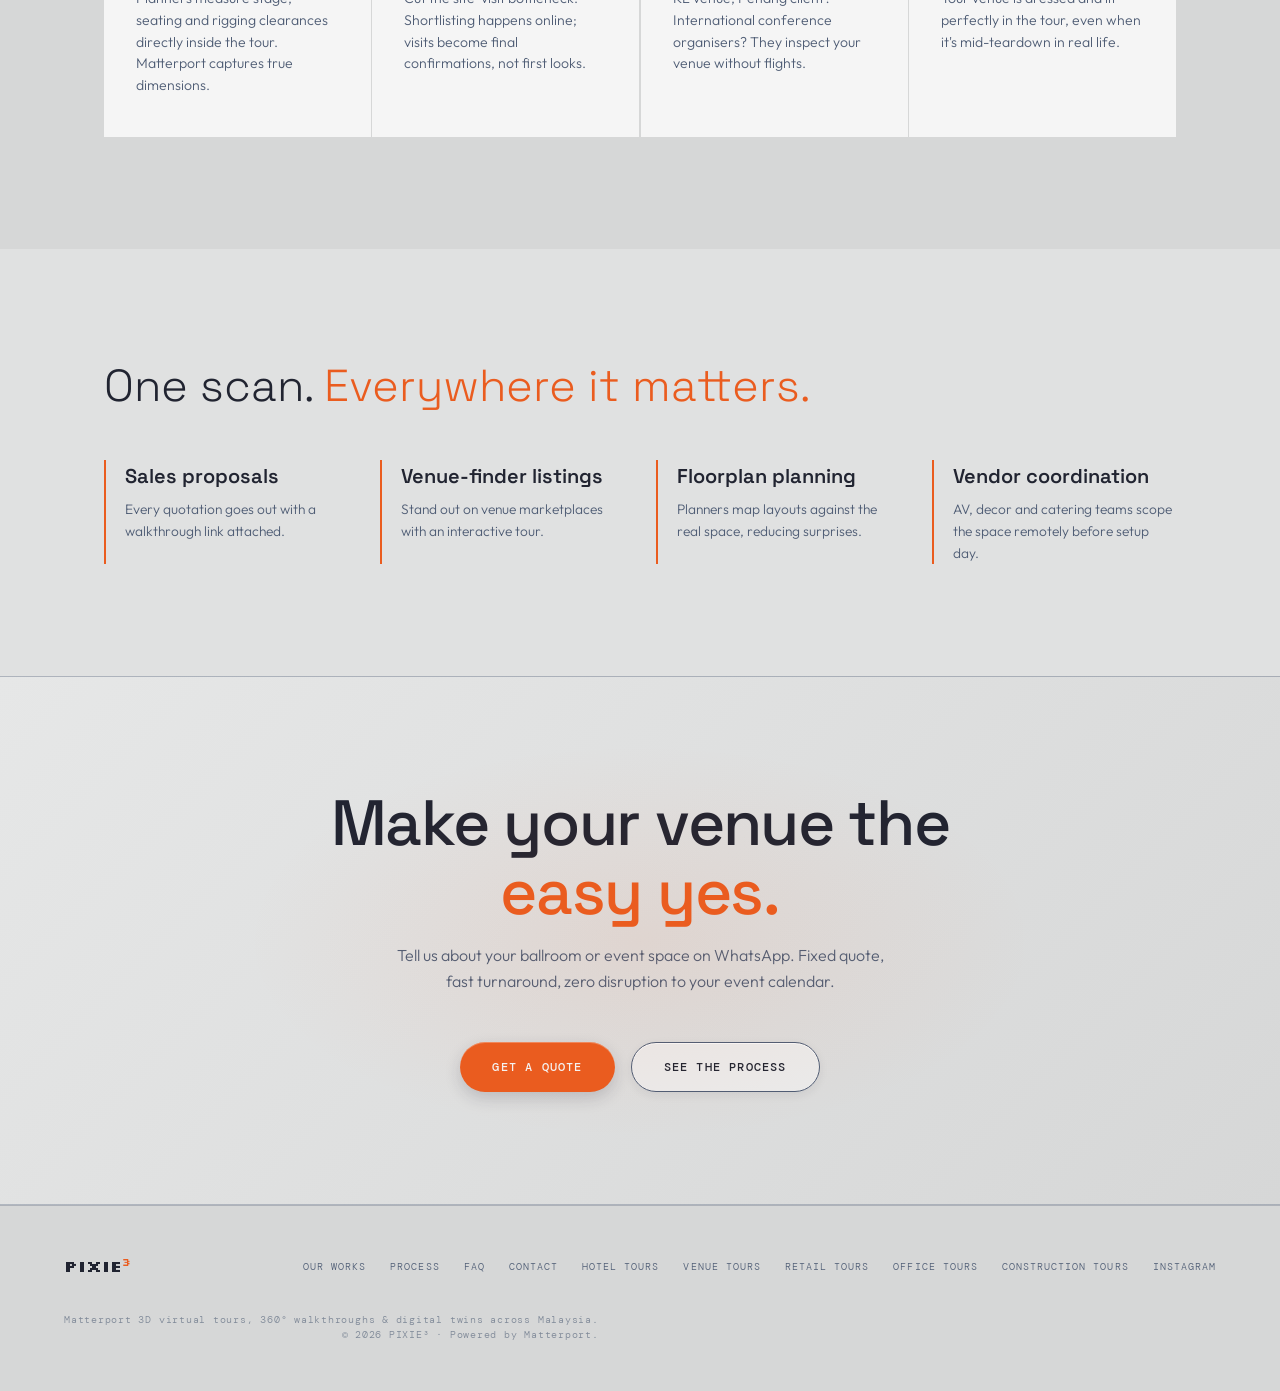
<file: event-venue-virtual-tour.html>
<!DOCTYPE html>
<html lang="en">
<head>
  <meta charset="UTF-8" />
  <meta name="viewport" content="width=device-width, initial-scale=1.0" />
  <title>Event Venue Virtual Tour Malaysia | PIXIE³</title>
  <meta name="description" content="Matterport 3D virtual tours for event venues, ballrooms and convention spaces in Malaysia. Give planners a photorealistic virtual site inspection with real measurements, book more events, faster." />
  <meta property="og:title" content="Event Venue Virtual Tours Malaysia | PIXIE³" />
  <meta property="og:description" content="Matterport 3D virtual tours for event venues, ballrooms and convention spaces in Malaysia. Give planners a photorealistic virtual site inspection with real measurements, book more events, faster." />
  <meta property="og:url" content="https://pixiecube.my/event-venue-virtual-tour.html" />
  <meta property="og:image" content="https://pixiecube.my/assets/room-scan.jpg" />
  <meta property="og:type" content="website" />
  <meta property="og:site_name" content="PIXIE³" />
  <meta property="og:locale" content="en_MY" />
  <meta name="twitter:card" content="summary_large_image" />
  <link rel="canonical" href="https://pixiecube.my/event-venue-virtual-tour.html" />
  <link rel="icon" href="favicon.svg" type="image/svg+xml" />
  <link rel="icon" href="favicon.ico" sizes="48x48" />
  <link rel="apple-touch-icon" href="apple-touch-icon.png" />

  <script type="application/ld+json">
{
  "@context": "https://schema.org",
  "@graph": [
    {
      "@type": "Service",
      "name": "Event Venue Virtual Tours Malaysia",
      "serviceType": "Matterport 3D virtual tour production",
      "description": "Matterport 3D virtual tours for event venues, ballrooms and convention spaces in Malaysia. Give planners a photorealistic virtual site inspection with real measurements — book more events, faster.",
      "url": "https://pixiecube.my/event-venue-virtual-tour.html",
      "areaServed": {
        "@type": "Country",
        "name": "Malaysia"
      },
      "provider": {
        "@type": "LocalBusiness",
        "@id": "https://pixiecube.my/#business",
        "name": "PIXIE³",
        "url": "https://pixiecube.my/",
        "email": "hello@pixiecube.my",
        "telephone": "+60145845034",
        "address": {
          "@type": "PostalAddress",
          "streetAddress": "Plaza KLTS",
          "addressLocality": "Kuala Lumpur",
          "postalCode": "53000",
          "addressCountry": "MY"
        },
        "geo": {
          "@type": "GeoCoordinates",
          "latitude": 3.2035407,
          "longitude": 101.7034491
        },
        "sameAs": [
          "https://instagram.com/pixiecube.space"
        ]
      }
    },
    {
      "@type": "BreadcrumbList",
      "itemListElement": [
        {
          "@type": "ListItem",
          "position": 1,
          "name": "Home",
          "item": "https://pixiecube.my/"
        },
        {
          "@type": "ListItem",
          "position": 2,
          "name": "Event Venues",
          "item": "https://pixiecube.my/event-venue-virtual-tour.html"
        }
      ]
    }
  ]
}
  </script>

  <link rel="preconnect" href="https://fonts.googleapis.com" />
  <link rel="preconnect" href="https://fonts.gstatic.com" crossorigin />
  <link href="https://fonts.googleapis.com/css2?family=Space+Grotesk:wght@400;500;600;700&family=DM+Mono:wght@300;400;500&family=Outfit:wght@300;400;500;600&family=Silkscreen:wght@400;700&display=swap" rel="stylesheet" />
  <script>(function(){try{var t=localStorage.getItem('pixie-theme');if(!t){t=window.matchMedia&&window.matchMedia('(prefers-color-scheme: dark)').matches?'dark':'light';}document.documentElement.setAttribute('data-theme',t);}catch(e){}})();</script>
  <link rel="stylesheet" href="styles.css" />

  <style>
    .svc-intro { background: var(--navy-mid); }
    .svc-intro-grid {
      display: grid;
      grid-template-columns: 1.1fr 1fr;
      gap: 4rem;
      align-items: center;
    }
    .svc-intro-copy p { color: var(--mist); font-size: 0.97rem; line-height: 1.8; margin-bottom: 1.4rem; }
    .svc-intro-visual { aspect-ratio: 16/11; }
    .svc-benefits { background: var(--navy); }
    .svc-title { font-size: clamp(1.8rem, 3.5vw, 3rem); margin-bottom: 3rem; }
    .svc-uses { background: var(--navy-mid); }
    .use-row {
      display: grid;
      grid-template-columns: repeat(auto-fit, minmax(220px, 1fr));
      gap: 2rem;
    }
    .use {
      border-left: 2px solid var(--amber);
      padding-left: 1.2rem;
      transition: transform 0.3s var(--ease-out-expo);
    }
    .use:hover { transform: translateX(4px); }
    .use-title {
      font-family: var(--ff-display);
      font-size: 1.25rem;
      font-weight: 600;
      color: var(--white);
      margin-bottom: 0.4rem;
    }
    .use-desc { font-size: 0.86rem; color: var(--mist); line-height: 1.6; }
    @media (max-width: 900px) {
      .svc-intro-grid { grid-template-columns: 1fr; gap: 2.5rem; }
    }
  </style>
</head>
<body>

  <nav aria-label="Main navigation">
    <a href="index.html" class="logo">PIXIE<sup>3</sup></a>
    <button class="nav-toggle" aria-expanded="false" aria-controls="nav-menu">Menu</button>
    <ul class="nav-links" id="nav-menu">
      <li><a href="index.html">Home</a></li>
      <li><a href="works.html">Our Works</a></li>
      <li><a href="process.html">Process</a></li>
      <li><a href="faq.html">FAQ</a></li>
      <li><a href="contact.html">Contact</a></li>
    </ul>
    <button class="theme-toggle" aria-label="Switch theme">☾</button>
    <a href="contact.html" class="nav-cta">Get a Quote</a>
  </nav>

  <header class="page-hero">
    <p class="eyebrow">Event Venues</p>
    <h1>Every planner's site visit, <em>without the visit.</em></h1>
    <p class="lede">Give event planners a photorealistic, measurable 3D walkthrough of your ballroom, hall or convention space: the virtual site inspection that gets you shortlisted first.</p>
  </header>

  <section class="svc-intro" aria-labelledby="intro-heading">
    <div class="section-inner">
      <div class="svc-intro-grid">
        <div class="svc-intro-copy reveal">
          <h2 class="display-title svc-title" id="intro-heading">Planners decide fast. <em>Be explorable.</em></h2>
          <p>Event planners juggle venues across the city and country. The venue they can inspect at 11pm from their laptop has the edge. A Matterport tour lets them walk your space, check ceiling heights, sight lines and floor dimensions with built-in measurement tools, and visualise their setup before they ever call you.</p>
          <p>PIXIE³ captures your ballrooms, breakout rooms, pre-function areas, loading access and parking flow into one connected tour your sales team can send with every proposal.</p>
          <a href="works.html" class="btn-ghost">Explore a live tour</a>
        </div>
        <div class="frame svc-intro-visual reveal">
          <span class="corner tl" aria-hidden="true"></span>
          <img src="assets/dollhouse.jpg" alt="Matterport dollhouse 3D model used for virtual event venue site inspection in Malaysia" loading="lazy" />
          <span class="corner br" aria-hidden="true"></span>
          <span class="badge">Dollhouse view</span>
        </div>
      </div>
    </div>
  </section>

  <section class="svc-benefits" aria-labelledby="benefits-heading">
    <div class="section-inner">
      <h2 class="display-title svc-title reveal" id="benefits-heading">Why venues win more events with <strong>3D tours.</strong></h2>
      <div class="card-grid" role="list">
        <article data-tilt class="card reveal" role="listitem">
          <div class="card-num">01</div>
          <div class="card-title">Real measurements</div>
          <p class="card-line">Planners measure stage, seating and rigging clearances directly inside the tour. Matterport captures true dimensions.</p>
        </article>

        <article data-tilt class="card reveal" role="listitem">
          <div class="card-num">02</div>
          <div class="card-title">Faster confirmations</div>
          <p class="card-line">Cut the site-visit bottleneck. Shortlisting happens online; visits become final confirmations, not first looks.</p>
        </article>

        <article data-tilt class="card reveal" role="listitem">
          <div class="card-num">03</div>
          <div class="card-title">Reach outstation clients</div>
          <p class="card-line">KL venue, Penang client? International conference organisers? They inspect your venue without flights.</p>
        </article>

        <article data-tilt class="card reveal" role="listitem">
          <div class="card-num">04</div>
          <div class="card-title">Sell dates year-round</div>
          <p class="card-line">Your venue is dressed and lit perfectly in the tour, even when it's mid-teardown in real life.</p>
        </article>
      </div>
    </div>
  </section>

  <section class="svc-uses" aria-labelledby="uses-heading">
    <div class="section-inner">
      <h2 class="display-title svc-title reveal" id="uses-heading">One scan. <em>Everywhere it matters.</em></h2>
      <div class="use-row">
        <div class="use reveal">
          <div class="use-title">Sales proposals</div>
          <p class="use-desc">Every quotation goes out with a walkthrough link attached.</p>
        </div>

        <div class="use reveal">
          <div class="use-title">Venue-finder listings</div>
          <p class="use-desc">Stand out on venue marketplaces with an interactive tour.</p>
        </div>

        <div class="use reveal">
          <div class="use-title">Floorplan planning</div>
          <p class="use-desc">Planners map layouts against the real space, reducing surprises.</p>
        </div>

        <div class="use reveal">
          <div class="use-title">Vendor coordination</div>
          <p class="use-desc">AV, decor and catering teams scope the space remotely before setup day.</p>
        </div>
      </div>
    </div>
  </section>

  <section class="cta-band" aria-labelledby="cta-heading">
    <div class="section-inner">
      <h2 class="cta-title" id="cta-heading">Make your venue the <em>easy yes.</em></h2>
      <p class="cta-sub">Tell us about your ballroom or event space on WhatsApp. Fixed quote, fast turnaround, zero disruption to your event calendar.</p>
      <div class="cta-actions">
        <a href="contact.html" class="btn-primary">Get a quote</a>
        <a href="process.html" class="btn-ghost">See the process</a>
      </div>
    </div>
  </section>

  <footer>
    <div class="footer-inner">
      <div class="footer-logo">PIXIE<sup>3</sup></div>
      <ul class="footer-links">
        <li><a href="works.html">Our Works</a></li>
        <li><a href="process.html">Process</a></li>
        <li><a href="faq.html">FAQ</a></li>
        <li><a href="contact.html">Contact</a></li>
        <li><a href="hotel-virtual-tour.html">Hotel Tours</a></li>
        <li><a href="event-venue-virtual-tour.html">Venue Tours</a></li>
        <li><a href="retail-virtual-tour.html">Retail Tours</a></li>
        <li><a href="office-virtual-tour.html">Office Tours</a></li>
        <li><a href="construction-virtual-tour.html">Construction Tours</a></li>
        <li><a href="https://instagram.com/pixiecube.space" target="_blank" rel="noopener">Instagram</a></li>
      </ul>
      <div class="footer-legal">
        Matterport 3D virtual tours, 360° walkthroughs &amp; digital twins across Malaysia.<br>
        © 2026 PIXIE³ · Powered by Matterport.
      </div>
    </div>
  </footer>

  <script src="site.js"></script>
</body>
</html>
</file>
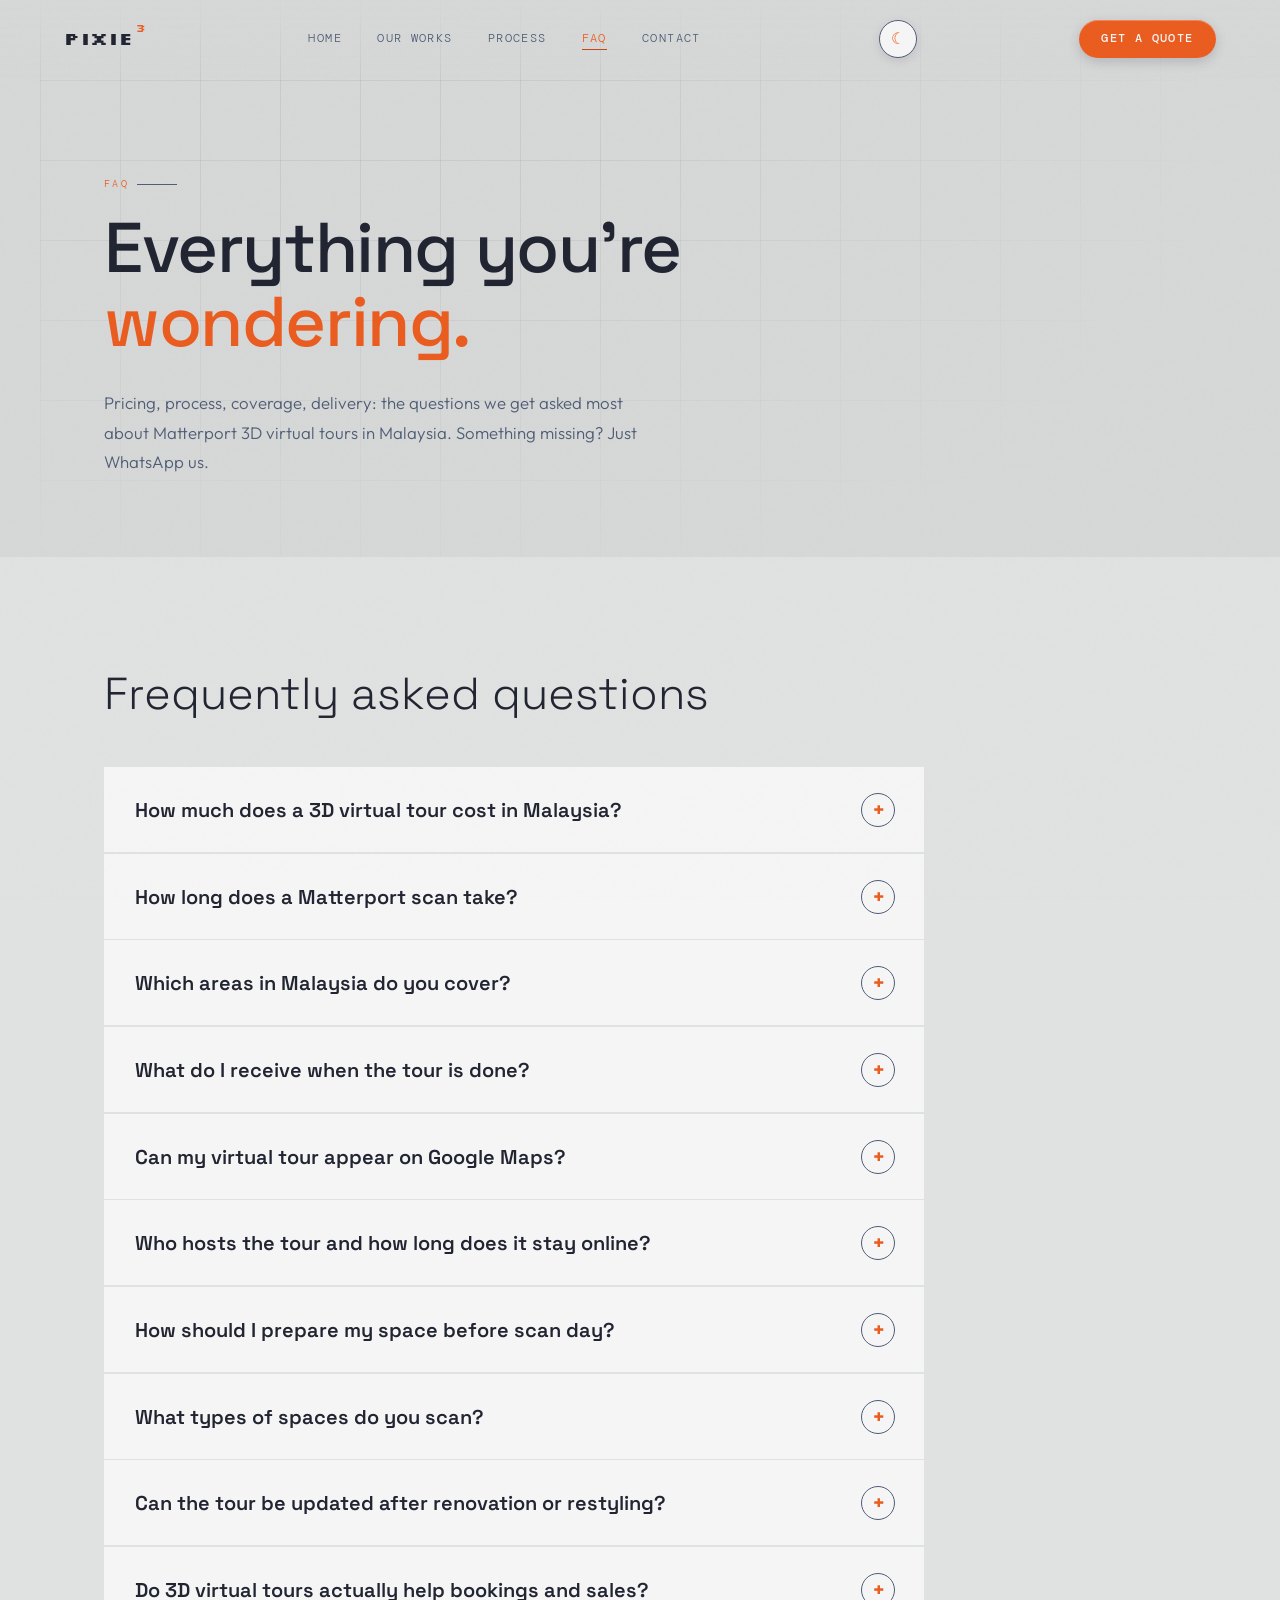
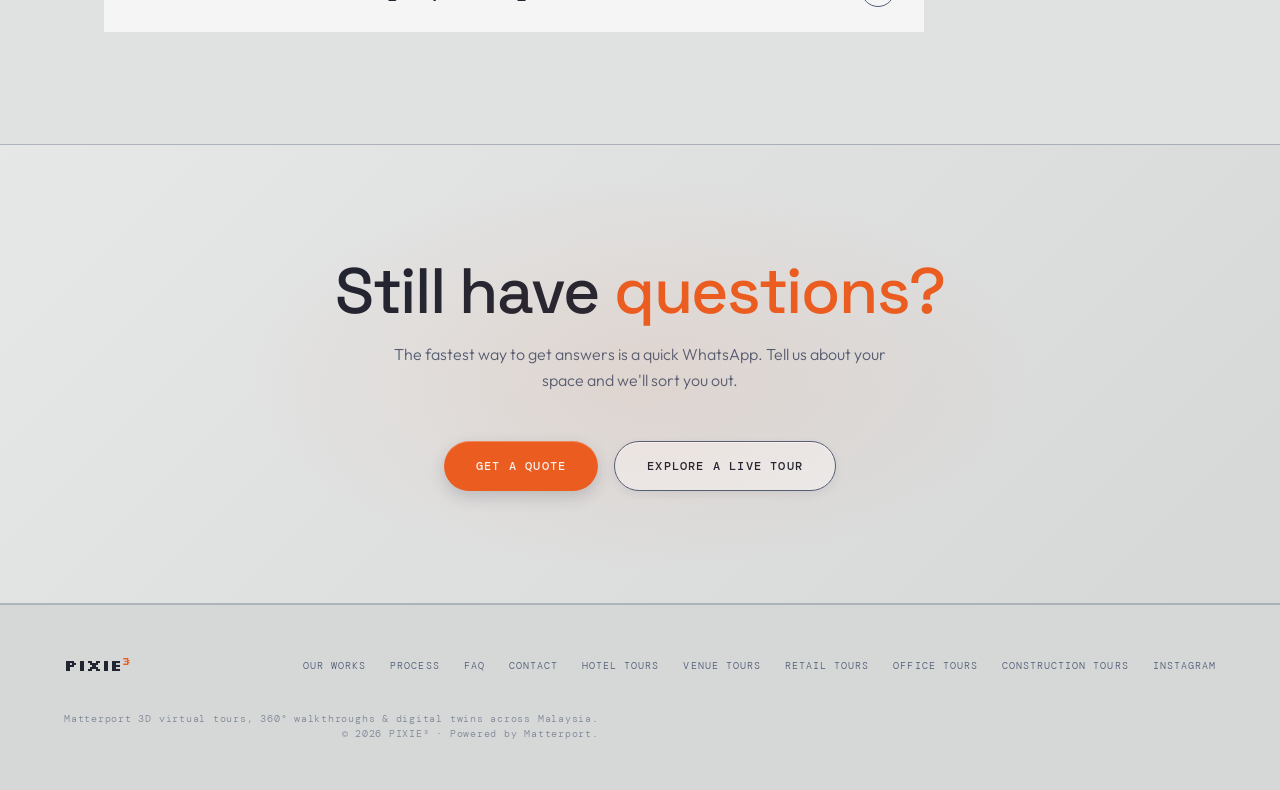
<file: faq.html>
<!DOCTYPE html>
<html lang="en">
<head>
  <meta charset="UTF-8" />
  <meta name="viewport" content="width=device-width, initial-scale=1.0" />
  <title>3D Virtual Tour FAQ Malaysia | Pricing & Process | PIXIE³</title>
  <meta name="description" content="Answers about Matterport 3D virtual tours in Malaysia: pricing, how long scanning takes, coverage areas, Google Street View publishing, hosting and what you receive." />
  <meta property="og:title" content="FAQ | 3D Virtual Tours Malaysia | PIXIE³" />
  <meta property="og:description" content="Pricing, process, coverage and delivery, everything you need to know before booking a Matterport 3D scan in Malaysia." />
  <meta property="og:url" content="https://pixiecube.my/faq.html" />
  <meta property="og:image" content="https://pixiecube.my/assets/room-scan.jpg" />
  <meta property="og:type" content="website" />
  <meta property="og:site_name" content="PIXIE³" />
  <meta property="og:locale" content="en_MY" />
  <meta name="twitter:card" content="summary_large_image" />
  <link rel="canonical" href="https://pixiecube.my/faq.html" />
  <link rel="icon" href="favicon.svg" type="image/svg+xml" />
  <link rel="icon" href="favicon.ico" sizes="48x48" />
  <link rel="apple-touch-icon" href="apple-touch-icon.png" />

  <script type="application/ld+json">
  {
    "@context": "https://schema.org",
    "@graph": [
      {
        "@type": "LocalBusiness",
        "@id": "https://pixiecube.my/#business",
        "name": "PIXIE³",
        "url": "https://pixiecube.my/",
        "email": "hello@pixiecube.my",
        "telephone": "+60145845034",
        "image": "https://pixiecube.my/assets/room-scan.jpg",
        "address": { "@type": "PostalAddress", "streetAddress": "Plaza KLTS", "addressLocality": "Kuala Lumpur", "postalCode": "53000", "addressCountry": "MY" },
        "geo": { "@type": "GeoCoordinates", "latitude": 3.2035407, "longitude": 101.7034491 },
        "areaServed": { "@type": "Country", "name": "Malaysia" },
        "sameAs": ["https://instagram.com/pixiecube.space"]
      },
      {
        "@type": "FAQPage",
        "mainEntity": [
          {
            "@type": "Question",
            "name": "How much does a 3D virtual tour cost in Malaysia?",
            "acceptedAnswer": { "@type": "Answer", "text": "Pricing depends mainly on the floor area and complexity of your space. PIXIE³ quotes a fixed price upfront after a quick WhatsApp conversation. No hidden fees, no hourly surprises. Message us with your space type and approximate size for a quote, usually within the hour." }
          },
          {
            "@type": "Question",
            "name": "How long does a Matterport scan take?",
            "acceptedAnswer": { "@type": "Answer", "text": "Most spaces are captured in 2 to 4 hours on site. Your tour is typically processed and live within 48 hours of the scan." }
          },
          {
            "@type": "Question",
            "name": "Which areas in Malaysia do you cover?",
            "acceptedAnswer": { "@type": "Answer", "text": "We are based at Plaza KLTS, Kuala Lumpur and serve the Klang Valley daily. We travel nationwide across Malaysia for projects. Travel arrangements are included in your fixed quote." }
          },
          {
            "@type": "Question",
            "name": "What do I receive when the tour is done?",
            "acceptedAnswer": { "@type": "Answer", "text": "A shareable live tour link, embed code for your website, Matterport's dollhouse 3D view, a schematic floorplan view, and high-resolution 4K stills extracted from the scan for your website and social media." }
          },
          {
            "@type": "Question",
            "name": "Can my virtual tour appear on Google Maps?",
            "acceptedAnswer": { "@type": "Answer", "text": "Yes. Matterport tours can be published to your Google Business Profile and Google Street View, so customers browsing Google Maps can walk through your space directly from your listing." }
          },
          {
            "@type": "Question",
            "name": "Who hosts the tour and how long does it stay online?",
            "acceptedAnswer": { "@type": "Answer", "text": "Tours are hosted on Matterport's cloud platform and maintained for you. Your link stays live for as long as your hosting is active. We handle the technical side; you just share the link." }
          },
          {
            "@type": "Question",
            "name": "How should I prepare my space before scan day?",
            "acceptedAnswer": { "@type": "Answer", "text": "Clean and style the space as you'd present it to a VIP guest, switch on all lighting, open doors to areas you want included, and keep the space free of people during the scan. See our full pre-scan preparation checklist on the Process page. We also walk every client through it personally." }
          },
          {
            "@type": "Question",
            "name": "What types of spaces do you scan?",
            "acceptedAnswer": { "@type": "Answer", "text": "Hotels and resorts, event venues and ballrooms, retail stores and F&B outlets, offices, showrooms and corporate facilities. If people visit it, we can scan it." }
          },
          {
            "@type": "Question",
            "name": "Can the tour be updated after renovation or restyling?",
            "acceptedAnswer": { "@type": "Answer", "text": "Yes. We can rescan the affected areas or the full space, and update labels, highlight points and embedded media in your existing tour at any time." }
          },
          {
            "@type": "Question",
            "name": "Do 3D virtual tours actually help bookings and sales?",
            "acceptedAnswer": { "@type": "Answer", "text": "Immersive tours let guests and clients qualify themselves before contacting you. Event planners can shortlist venues without site visits, and hotel guests book with more confidence after walking the actual room. It also keeps visitors on your website and Google listing significantly longer." }
          }
        ]
      },
      {
        "@type": "BreadcrumbList",
        "itemListElement": [
          { "@type": "ListItem", "position": 1, "name": "Home", "item": "https://pixiecube.my/" },
          { "@type": "ListItem", "position": 2, "name": "FAQ", "item": "https://pixiecube.my/faq.html" }
        ]
      }
    ]
  }
  </script>

  <link rel="preconnect" href="https://fonts.googleapis.com" />
  <link rel="preconnect" href="https://fonts.gstatic.com" crossorigin />
  <link href="https://fonts.googleapis.com/css2?family=Space+Grotesk:wght@400;500;600;700&family=DM+Mono:wght@300;400;500&family=Outfit:wght@300;400;500;600&family=Silkscreen:wght@400;700&display=swap" rel="stylesheet" />
  <script>(function(){try{var t=localStorage.getItem('pixie-theme');if(!t){t=window.matchMedia&&window.matchMedia('(prefers-color-scheme: dark)').matches?'dark':'light';}document.documentElement.setAttribute('data-theme',t);}catch(e){}})();</script>
  <link rel="stylesheet" href="styles.css" />

  <style>
    .faq-section { background: var(--navy-mid); }
    .faq-list {
      max-width: 820px;
      display: flex;
      flex-direction: column;
      gap: 1.5px;
    }
    .faq-item {
      background: var(--navy-card);
      border-left: 2px solid transparent;
      transition: background 0.3s, border-color 0.3s;
    }
    .faq-item[open] {
      background: var(--navy-edge);
      border-left-color: var(--amber);
    }
    .faq-item summary {
      cursor: pointer;
      list-style: none;
      display: flex;
      align-items: center;
      justify-content: space-between;
      gap: 1.5rem;
      padding: 1.6rem 1.8rem;
      font-family: var(--ff-display);
      font-size: 1.25rem;
      font-weight: 600;
      color: var(--white);
    }
    .faq-item summary::-webkit-details-marker { display: none; }
    .faq-item summary::after {
      content: '+';
      font-family: var(--ff-mono);
      font-size: 1.1rem;
      color: var(--amber);
      flex-shrink: 0;
      width: 34px; height: 34px;
      display: flex;
      align-items: center;
      justify-content: center;
      border: 1px solid var(--slate);
      border-radius: 999px;
      transition: transform 0.35s var(--ease-out-expo), background 0.2s, color 0.2s;
    }
    .faq-item[open] summary::after {
      content: '−';
      background: var(--amber);
      color: #F5F5F5;
      border-color: var(--amber);
    }
    .faq-answer {
      padding: 0 1.8rem 1.8rem;
      color: var(--mist);
      font-size: 0.95rem;
      line-height: 1.75;
      max-width: 64ch;
    }
    .faq-answer a { color: var(--amber); }
    .faq-answer a:hover { text-decoration: underline; }
  </style>
</head>
<body>

  <nav aria-label="Main navigation">
    <a href="index.html" class="logo">PIXIE<sup>3</sup></a>
    <button class="nav-toggle" aria-expanded="false" aria-controls="nav-menu">Menu</button>
    <ul class="nav-links" id="nav-menu">
      <li><a href="index.html">Home</a></li>
      <li><a href="works.html">Our Works</a></li>
      <li><a href="process.html">Process</a></li>
      <li><a href="faq.html" class="active">FAQ</a></li>
      <li><a href="contact.html">Contact</a></li>
    </ul>
    <button class="theme-toggle" aria-label="Switch theme">☾</button>
    <a href="contact.html" class="nav-cta">Get a Quote</a>
  </nav>

  <!-- PAGE HERO -->
  <header class="page-hero">
    <p class="eyebrow">FAQ</p>
    <h1>Everything you're <em>wondering.</em></h1>
    <p class="lede">Pricing, process, coverage, delivery: the questions we get asked most about Matterport 3D virtual tours in Malaysia. Something missing? Just WhatsApp us.</p>
  </header>

  <!-- FAQ -->
  <section class="faq-section" aria-labelledby="faq-heading">
    <div class="section-inner">
      <h2 class="display-title reveal" style="font-size: clamp(1.8rem, 3.5vw, 2.8rem); margin-bottom: 3rem;" id="faq-heading">Frequently asked questions</h2>
      <div class="faq-list">

        <details class="faq-item reveal">
          <summary>How much does a 3D virtual tour cost in Malaysia?</summary>
          <p class="faq-answer">Pricing depends mainly on the floor area and complexity of your space. We quote a fixed price upfront after a quick WhatsApp conversation. No hidden fees, no hourly surprises. <a href="contact.html">Message us</a> with your space type and approximate size, and you'll usually have a quote within the hour.</p>
        </details>

        <details class="faq-item reveal">
          <summary>How long does a Matterport scan take?</summary>
          <p class="faq-answer">Most spaces are captured in 2 to 4 hours on site. Your tour is typically processed and live within 48 hours of the scan.</p>
        </details>

        <details class="faq-item reveal">
          <summary>Which areas in Malaysia do you cover?</summary>
          <p class="faq-answer">We're based at Plaza KLTS, Kuala Lumpur and serve the Klang Valley daily. We travel nationwide across Malaysia for projects. Travel arrangements are included in your fixed quote.</p>
        </details>

        <details class="faq-item reveal">
          <summary>What do I receive when the tour is done?</summary>
          <p class="faq-answer">A shareable live tour link, embed code for your website, Matterport's dollhouse 3D view, a schematic floorplan view, and high-resolution 4K stills extracted from the scan for your website and socials. <a href="works.html">See a live example</a>.</p>
        </details>

        <details class="faq-item reveal">
          <summary>Can my virtual tour appear on Google Maps?</summary>
          <p class="faq-answer">Yes. Matterport tours can be published to your Google Business Profile and Google Street View, so customers browsing Google Maps can walk through your space directly from your listing.</p>
        </details>

        <details class="faq-item reveal">
          <summary>Who hosts the tour and how long does it stay online?</summary>
          <p class="faq-answer">Tours are hosted on Matterport's cloud platform and maintained for you. Your link stays live for as long as your hosting is active. We handle the technical side; you just share the link.</p>
        </details>

        <details class="faq-item reveal">
          <summary>How should I prepare my space before scan day?</summary>
          <p class="faq-answer">Clean and style the space as you'd present it to a VIP guest, switch on all lighting, open doors to areas you want included, and keep the space free of people during the scan. See the full <a href="process.html">pre-scan preparation checklist</a>. We also walk every client through it personally.</p>
        </details>

        <details class="faq-item reveal">
          <summary>What types of spaces do you scan?</summary>
          <p class="faq-answer"><a href="hotel-virtual-tour.html">Hotels &amp; resorts</a>, <a href="event-venue-virtual-tour.html">event venues &amp; ballrooms</a>, <a href="retail-virtual-tour.html">retail stores &amp; F&amp;B outlets</a>, and <a href="office-virtual-tour.html">offices, showrooms &amp; corporate facilities</a>. If people visit it, we can scan it.</p>
        </details>

        <details class="faq-item reveal">
          <summary>Can the tour be updated after renovation or restyling?</summary>
          <p class="faq-answer">Yes. We can rescan the affected areas or the full space, and update labels, highlight points and embedded media in your existing tour at any time.</p>
        </details>

        <details class="faq-item reveal">
          <summary>Do 3D virtual tours actually help bookings and sales?</summary>
          <p class="faq-answer">Immersive tours let guests and clients qualify themselves before contacting you. Event planners can shortlist venues without site visits, and hotel guests book with more confidence after walking the actual room. It also keeps visitors on your website and Google listing significantly longer.</p>
        </details>

      </div>
    </div>
  </section>

  <!-- CTA -->
  <section class="cta-band" aria-labelledby="cta-heading">
    <div class="section-inner">
      <h2 class="cta-title" id="cta-heading">Still have <em>questions?</em></h2>
      <p class="cta-sub">The fastest way to get answers is a quick WhatsApp. Tell us about your space and we'll sort you out.</p>
      <div class="cta-actions">
        <a href="contact.html" class="btn-primary">Get a quote</a>
        <a href="works.html" class="btn-ghost">Explore a live tour</a>
      </div>
    </div>
  </section>

  <footer>
    <div class="footer-inner">
      <div class="footer-logo">PIXIE<sup>3</sup></div>
      <ul class="footer-links">
        <li><a href="works.html">Our Works</a></li>
        <li><a href="process.html">Process</a></li>
        <li><a href="faq.html">FAQ</a></li>
        <li><a href="contact.html">Contact</a></li>
        <li><a href="hotel-virtual-tour.html">Hotel Tours</a></li>
        <li><a href="event-venue-virtual-tour.html">Venue Tours</a></li>
        <li><a href="retail-virtual-tour.html">Retail Tours</a></li>
        <li><a href="office-virtual-tour.html">Office Tours</a></li>
        <li><a href="construction-virtual-tour.html">Construction Tours</a></li>
        <li><a href="https://instagram.com/pixiecube.space" target="_blank" rel="noopener">Instagram</a></li>
      </ul>
      <div class="footer-legal">
        Matterport 3D virtual tours, 360° walkthroughs &amp; digital twins across Malaysia.<br>
        © 2026 PIXIE³ · Powered by Matterport.
      </div>
    </div>
  </footer>

  <script src="site.js"></script>
</body>
</html>
</file>
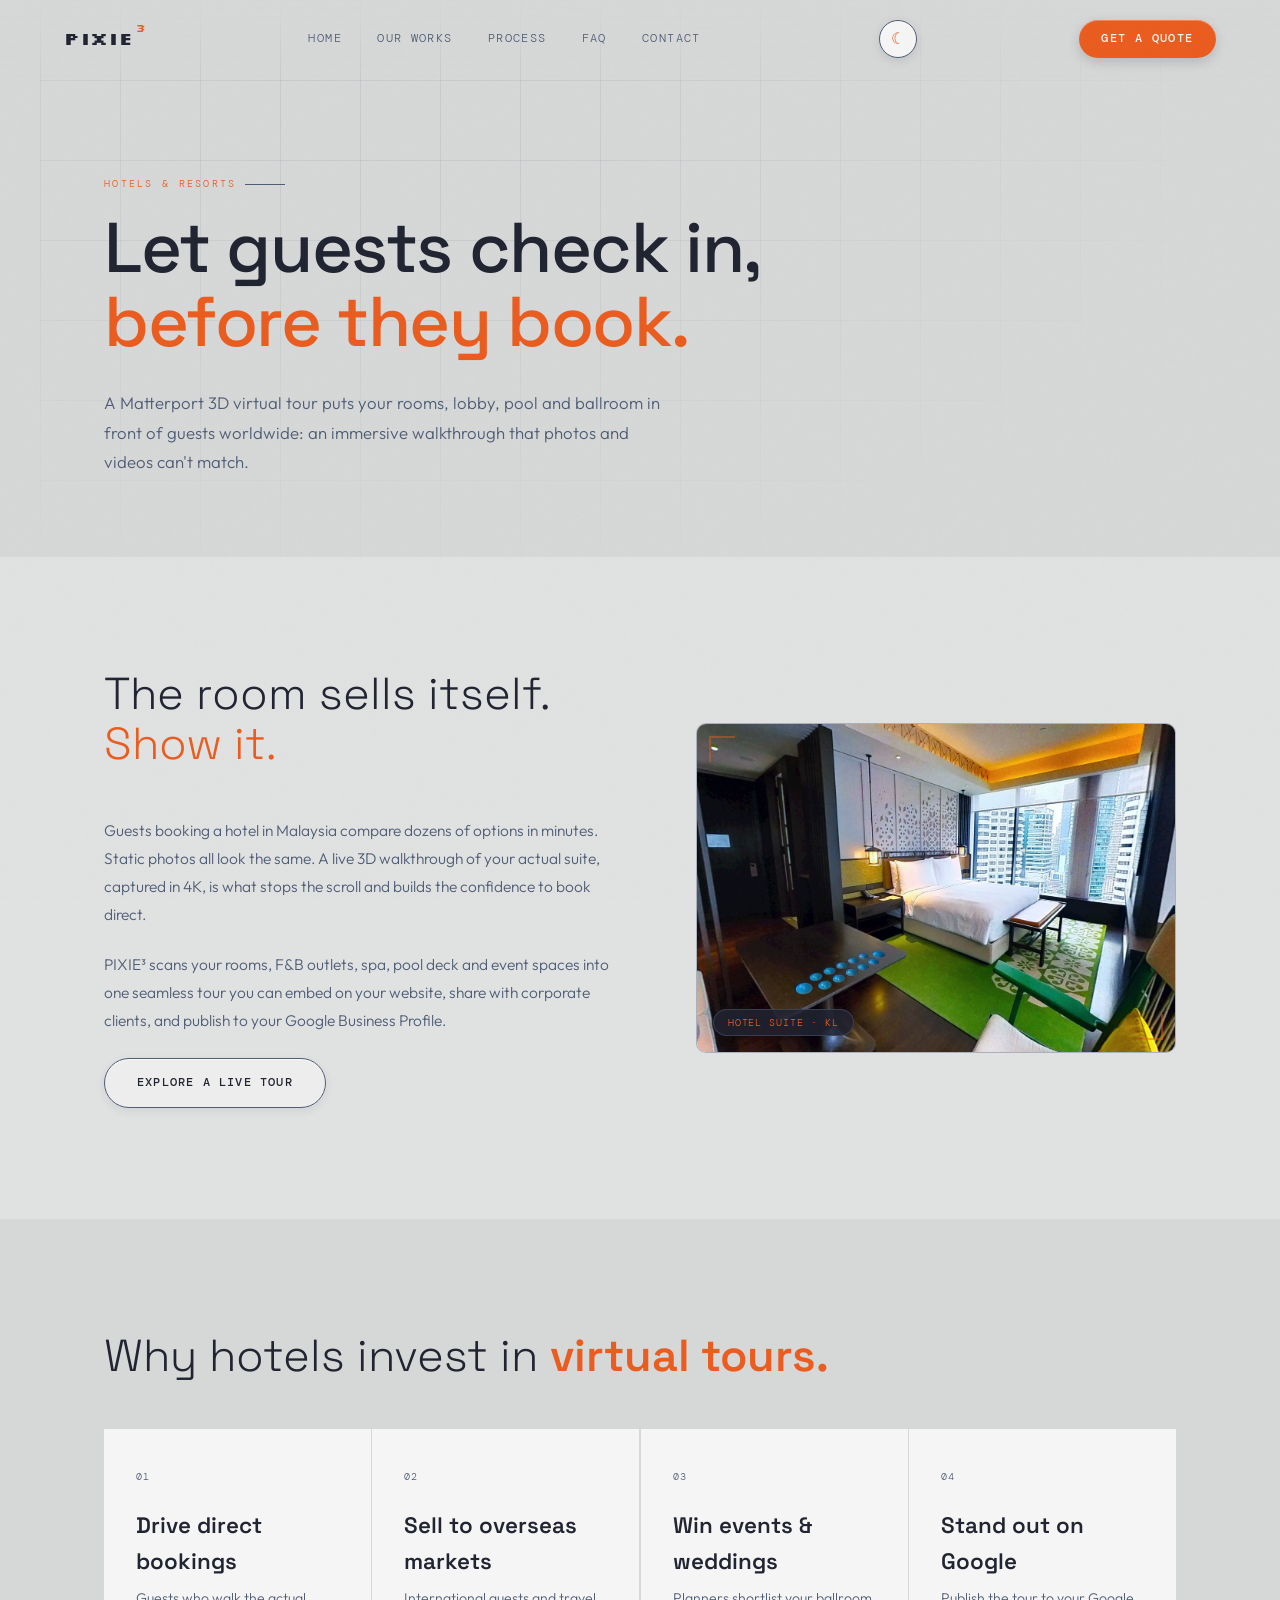
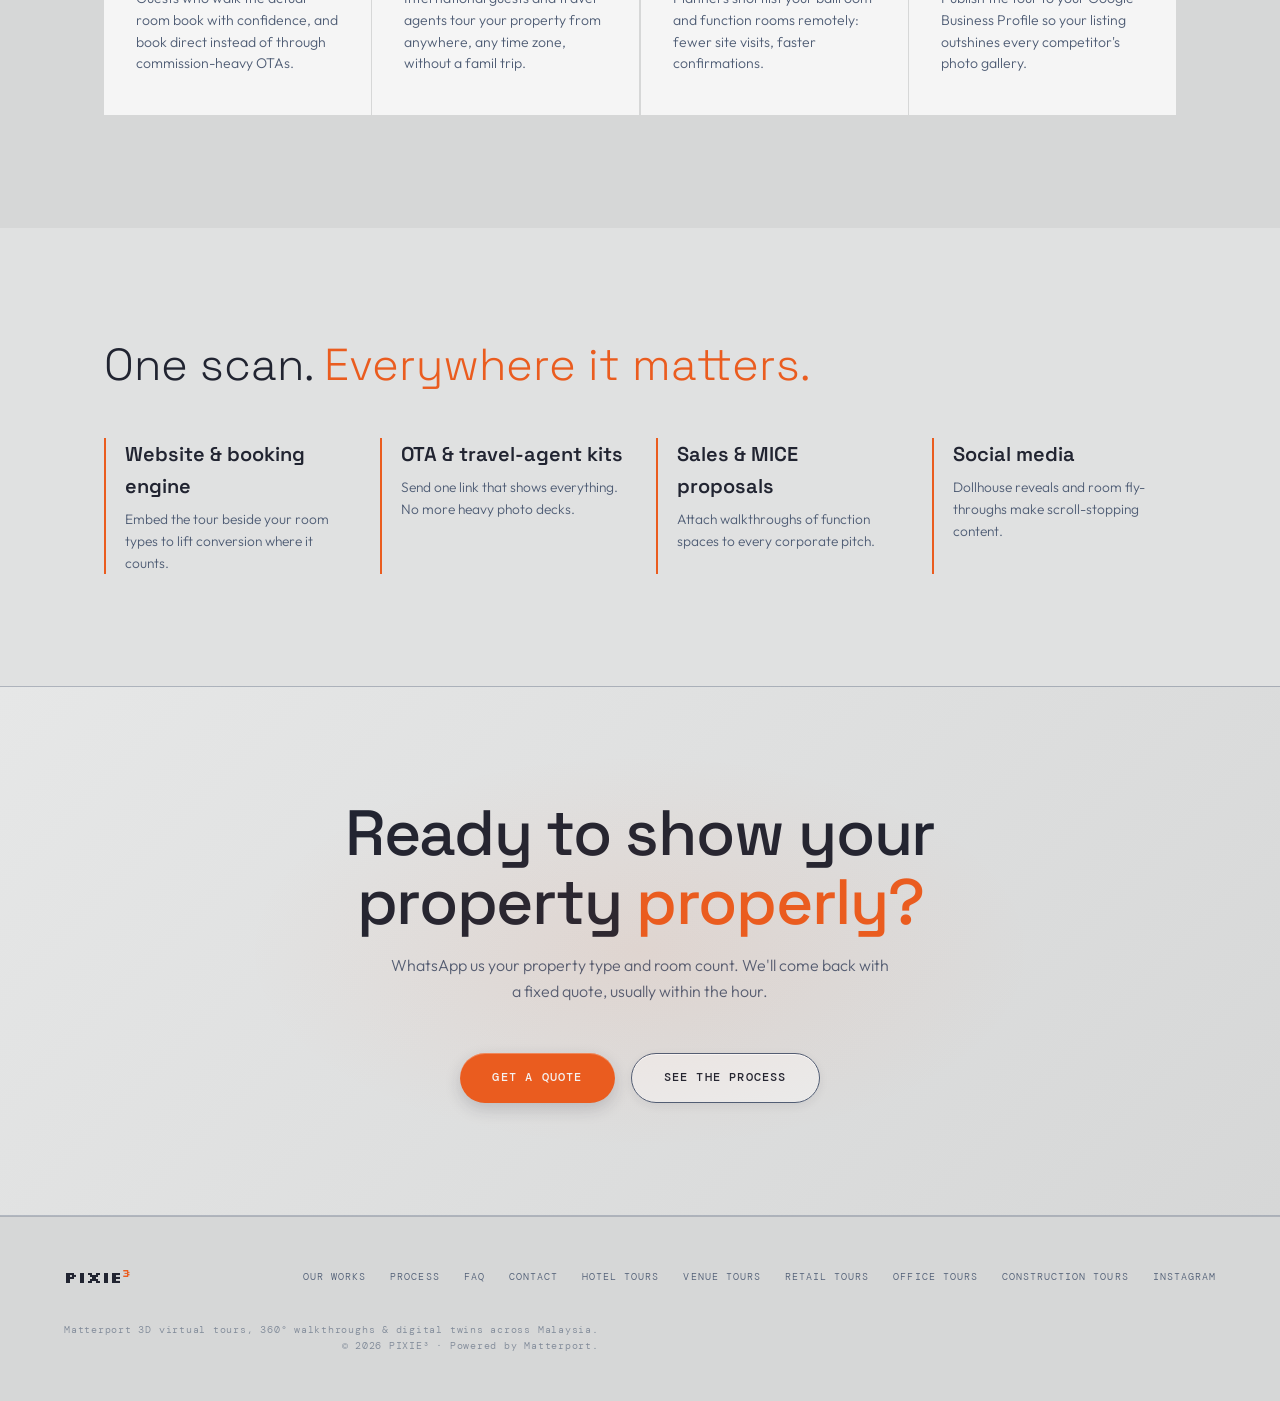
<file: hotel-virtual-tour.html>
<!DOCTYPE html>
<html lang="en">
<head>
  <meta charset="UTF-8" />
  <meta name="viewport" content="width=device-width, initial-scale=1.0" />
  <title>Hotel Virtual Tour Malaysia | Matterport for Hotels | PIXIE³</title>
  <meta name="description" content="Matterport 3D virtual tours for hotels and resorts in Malaysia. Let guests walk through rooms, suites and amenities before booking, on your website, OTAs and Google. Fixed quotes via WhatsApp." />
  <meta property="og:title" content="Hotel Virtual Tours Malaysia | PIXIE³" />
  <meta property="og:description" content="Matterport 3D virtual tours for hotels and resorts in Malaysia. Let guests walk through rooms, suites and amenities before booking, on your website, OTAs and Google. Fixed quotes via WhatsApp." />
  <meta property="og:url" content="https://pixiecube.my/hotel-virtual-tour.html" />
  <meta property="og:image" content="https://pixiecube.my/assets/room-scan.jpg" />
  <meta property="og:type" content="website" />
  <meta property="og:site_name" content="PIXIE³" />
  <meta property="og:locale" content="en_MY" />
  <meta name="twitter:card" content="summary_large_image" />
  <link rel="canonical" href="https://pixiecube.my/hotel-virtual-tour.html" />
  <link rel="icon" href="favicon.svg" type="image/svg+xml" />
  <link rel="icon" href="favicon.ico" sizes="48x48" />
  <link rel="apple-touch-icon" href="apple-touch-icon.png" />

  <script type="application/ld+json">
{
  "@context": "https://schema.org",
  "@graph": [
    {
      "@type": "Service",
      "name": "Hotel Virtual Tours Malaysia",
      "serviceType": "Matterport 3D virtual tour production",
      "description": "Matterport 3D virtual tours for hotels and resorts in Malaysia. Let guests walk through rooms, suites and amenities before booking — on your website, OTAs and Google. Fixed quotes via WhatsApp.",
      "url": "https://pixiecube.my/hotel-virtual-tour.html",
      "areaServed": {
        "@type": "Country",
        "name": "Malaysia"
      },
      "provider": {
        "@type": "LocalBusiness",
        "@id": "https://pixiecube.my/#business",
        "name": "PIXIE³",
        "url": "https://pixiecube.my/",
        "email": "hello@pixiecube.my",
        "telephone": "+60145845034",
        "address": {
          "@type": "PostalAddress",
          "streetAddress": "Plaza KLTS",
          "addressLocality": "Kuala Lumpur",
          "postalCode": "53000",
          "addressCountry": "MY"
        },
        "geo": {
          "@type": "GeoCoordinates",
          "latitude": 3.2035407,
          "longitude": 101.7034491
        },
        "sameAs": [
          "https://instagram.com/pixiecube.space"
        ]
      }
    },
    {
      "@type": "BreadcrumbList",
      "itemListElement": [
        {
          "@type": "ListItem",
          "position": 1,
          "name": "Home",
          "item": "https://pixiecube.my/"
        },
        {
          "@type": "ListItem",
          "position": 2,
          "name": "Hotels & Resorts",
          "item": "https://pixiecube.my/hotel-virtual-tour.html"
        }
      ]
    }
  ]
}
  </script>

  <link rel="preconnect" href="https://fonts.googleapis.com" />
  <link rel="preconnect" href="https://fonts.gstatic.com" crossorigin />
  <link href="https://fonts.googleapis.com/css2?family=Space+Grotesk:wght@400;500;600;700&family=DM+Mono:wght@300;400;500&family=Outfit:wght@300;400;500;600&family=Silkscreen:wght@400;700&display=swap" rel="stylesheet" />
  <script>(function(){try{var t=localStorage.getItem('pixie-theme');if(!t){t=window.matchMedia&&window.matchMedia('(prefers-color-scheme: dark)').matches?'dark':'light';}document.documentElement.setAttribute('data-theme',t);}catch(e){}})();</script>
  <link rel="stylesheet" href="styles.css" />

  <style>
    .svc-intro { background: var(--navy-mid); }
    .svc-intro-grid {
      display: grid;
      grid-template-columns: 1.1fr 1fr;
      gap: 4rem;
      align-items: center;
    }
    .svc-intro-copy p { color: var(--mist); font-size: 0.97rem; line-height: 1.8; margin-bottom: 1.4rem; }
    .svc-intro-visual { aspect-ratio: 16/11; }
    .svc-benefits { background: var(--navy); }
    .svc-title { font-size: clamp(1.8rem, 3.5vw, 3rem); margin-bottom: 3rem; }
    .svc-uses { background: var(--navy-mid); }
    .use-row {
      display: grid;
      grid-template-columns: repeat(auto-fit, minmax(220px, 1fr));
      gap: 2rem;
    }
    .use {
      border-left: 2px solid var(--amber);
      padding-left: 1.2rem;
      transition: transform 0.3s var(--ease-out-expo);
    }
    .use:hover { transform: translateX(4px); }
    .use-title {
      font-family: var(--ff-display);
      font-size: 1.25rem;
      font-weight: 600;
      color: var(--white);
      margin-bottom: 0.4rem;
    }
    .use-desc { font-size: 0.86rem; color: var(--mist); line-height: 1.6; }
    @media (max-width: 900px) {
      .svc-intro-grid { grid-template-columns: 1fr; gap: 2.5rem; }
    }
  </style>
</head>
<body>

  <nav aria-label="Main navigation">
    <a href="index.html" class="logo">PIXIE<sup>3</sup></a>
    <button class="nav-toggle" aria-expanded="false" aria-controls="nav-menu">Menu</button>
    <ul class="nav-links" id="nav-menu">
      <li><a href="index.html">Home</a></li>
      <li><a href="works.html">Our Works</a></li>
      <li><a href="process.html">Process</a></li>
      <li><a href="faq.html">FAQ</a></li>
      <li><a href="contact.html">Contact</a></li>
    </ul>
    <button class="theme-toggle" aria-label="Switch theme">☾</button>
    <a href="contact.html" class="nav-cta">Get a Quote</a>
  </nav>

  <header class="page-hero">
    <p class="eyebrow">Hotels & Resorts</p>
    <h1>Let guests check in, <em>before they book.</em></h1>
    <p class="lede">A Matterport 3D virtual tour puts your rooms, lobby, pool and ballroom in front of guests worldwide: an immersive walkthrough that photos and videos can't match.</p>
  </header>

  <section class="svc-intro" aria-labelledby="intro-heading">
    <div class="section-inner">
      <div class="svc-intro-grid">
        <div class="svc-intro-copy reveal">
          <h2 class="display-title svc-title" id="intro-heading">The room sells itself. <em>Show it.</em></h2>
          <p>Guests booking a hotel in Malaysia compare dozens of options in minutes. Static photos all look the same. A live 3D walkthrough of your actual suite, captured in 4K, is what stops the scroll and builds the confidence to book direct.</p>
          <p>PIXIE³ scans your rooms, F&amp;B outlets, spa, pool deck and event spaces into one seamless tour you can embed on your website, share with corporate clients, and publish to your Google Business Profile.</p>
          <a href="works.html" class="btn-ghost">Explore a live tour</a>
        </div>
        <div class="frame svc-intro-visual reveal">
          <span class="corner tl" aria-hidden="true"></span>
          <img src="assets/room-scan.jpg" alt="Matterport 3D virtual tour of a hotel room in Kuala Lumpur, Malaysia" loading="lazy" />
          <span class="corner br" aria-hidden="true"></span>
          <span class="badge">Hotel suite · KL</span>
        </div>
      </div>
    </div>
  </section>

  <section class="svc-benefits" aria-labelledby="benefits-heading">
    <div class="section-inner">
      <h2 class="display-title svc-title reveal" id="benefits-heading">Why hotels invest in <strong>virtual tours.</strong></h2>
      <div class="card-grid" role="list">
        <article data-tilt class="card reveal" role="listitem">
          <div class="card-num">01</div>
          <div class="card-title">Drive direct bookings</div>
          <p class="card-line">Guests who walk the actual room book with confidence, and book direct instead of through commission-heavy OTAs.</p>
        </article>

        <article data-tilt class="card reveal" role="listitem">
          <div class="card-num">02</div>
          <div class="card-title">Sell to overseas markets</div>
          <p class="card-line">International guests and travel agents tour your property from anywhere, any time zone, without a famil trip.</p>
        </article>

        <article data-tilt class="card reveal" role="listitem">
          <div class="card-num">03</div>
          <div class="card-title">Win events & weddings</div>
          <p class="card-line">Planners shortlist your ballroom and function rooms remotely: fewer site visits, faster confirmations.</p>
        </article>

        <article data-tilt class="card reveal" role="listitem">
          <div class="card-num">04</div>
          <div class="card-title">Stand out on Google</div>
          <p class="card-line">Publish the tour to your Google Business Profile so your listing outshines every competitor's photo gallery.</p>
        </article>
      </div>
    </div>
  </section>

  <section class="svc-uses" aria-labelledby="uses-heading">
    <div class="section-inner">
      <h2 class="display-title svc-title reveal" id="uses-heading">One scan. <em>Everywhere it matters.</em></h2>
      <div class="use-row">
        <div class="use reveal">
          <div class="use-title">Website & booking engine</div>
          <p class="use-desc">Embed the tour beside your room types to lift conversion where it counts.</p>
        </div>

        <div class="use reveal">
          <div class="use-title">OTA & travel-agent kits</div>
          <p class="use-desc">Send one link that shows everything. No more heavy photo decks.</p>
        </div>

        <div class="use reveal">
          <div class="use-title">Sales & MICE proposals</div>
          <p class="use-desc">Attach walkthroughs of function spaces to every corporate pitch.</p>
        </div>

        <div class="use reveal">
          <div class="use-title">Social media</div>
          <p class="use-desc">Dollhouse reveals and room fly-throughs make scroll-stopping content.</p>
        </div>
      </div>
    </div>
  </section>

  <section class="cta-band" aria-labelledby="cta-heading">
    <div class="section-inner">
      <h2 class="cta-title" id="cta-heading">Ready to show your property <em>properly?</em></h2>
      <p class="cta-sub">WhatsApp us your property type and room count. We'll come back with a fixed quote, usually within the hour.</p>
      <div class="cta-actions">
        <a href="contact.html" class="btn-primary">Get a quote</a>
        <a href="process.html" class="btn-ghost">See the process</a>
      </div>
    </div>
  </section>

  <footer>
    <div class="footer-inner">
      <div class="footer-logo">PIXIE<sup>3</sup></div>
      <ul class="footer-links">
        <li><a href="works.html">Our Works</a></li>
        <li><a href="process.html">Process</a></li>
        <li><a href="faq.html">FAQ</a></li>
        <li><a href="contact.html">Contact</a></li>
        <li><a href="hotel-virtual-tour.html">Hotel Tours</a></li>
        <li><a href="event-venue-virtual-tour.html">Venue Tours</a></li>
        <li><a href="retail-virtual-tour.html">Retail Tours</a></li>
        <li><a href="office-virtual-tour.html">Office Tours</a></li>
        <li><a href="construction-virtual-tour.html">Construction Tours</a></li>
        <li><a href="https://instagram.com/pixiecube.space" target="_blank" rel="noopener">Instagram</a></li>
      </ul>
      <div class="footer-legal">
        Matterport 3D virtual tours, 360° walkthroughs &amp; digital twins across Malaysia.<br>
        © 2026 PIXIE³ · Powered by Matterport.
      </div>
    </div>
  </footer>

  <script src="site.js"></script>
</body>
</html>
</file>
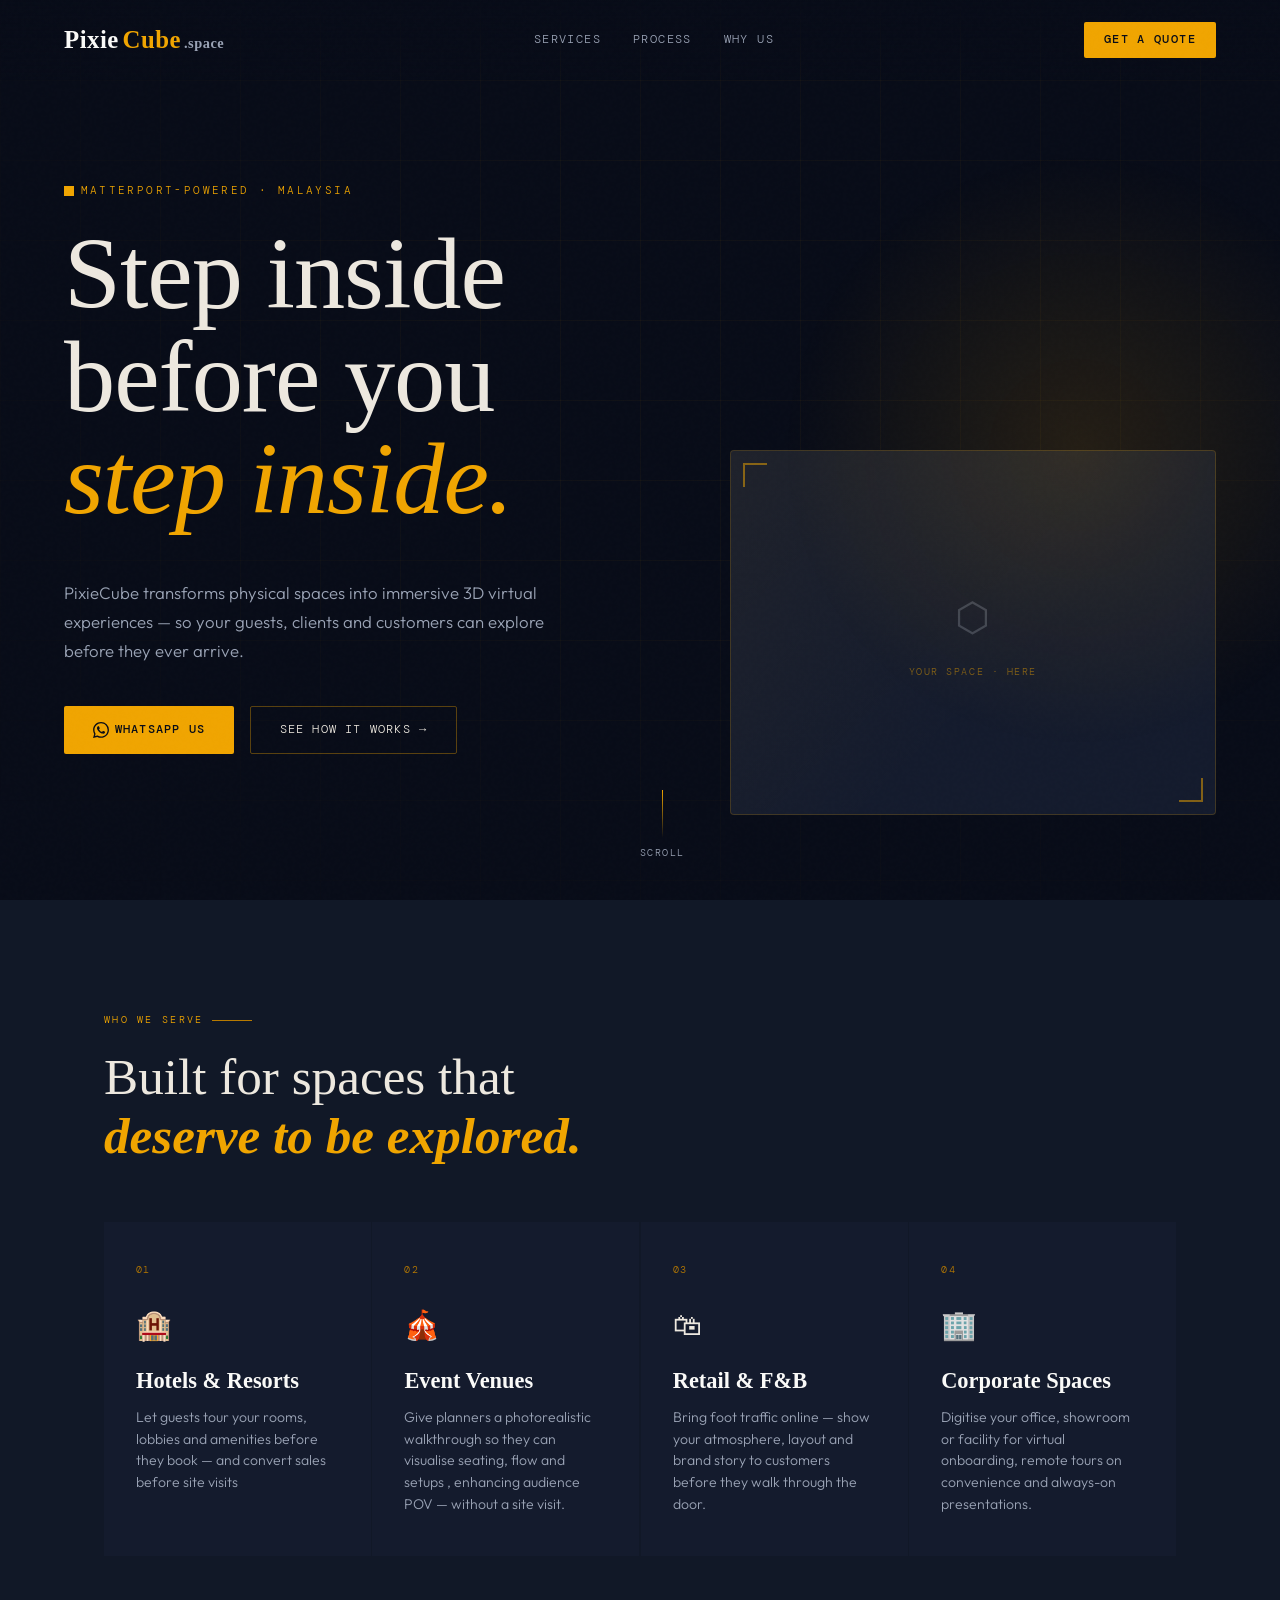
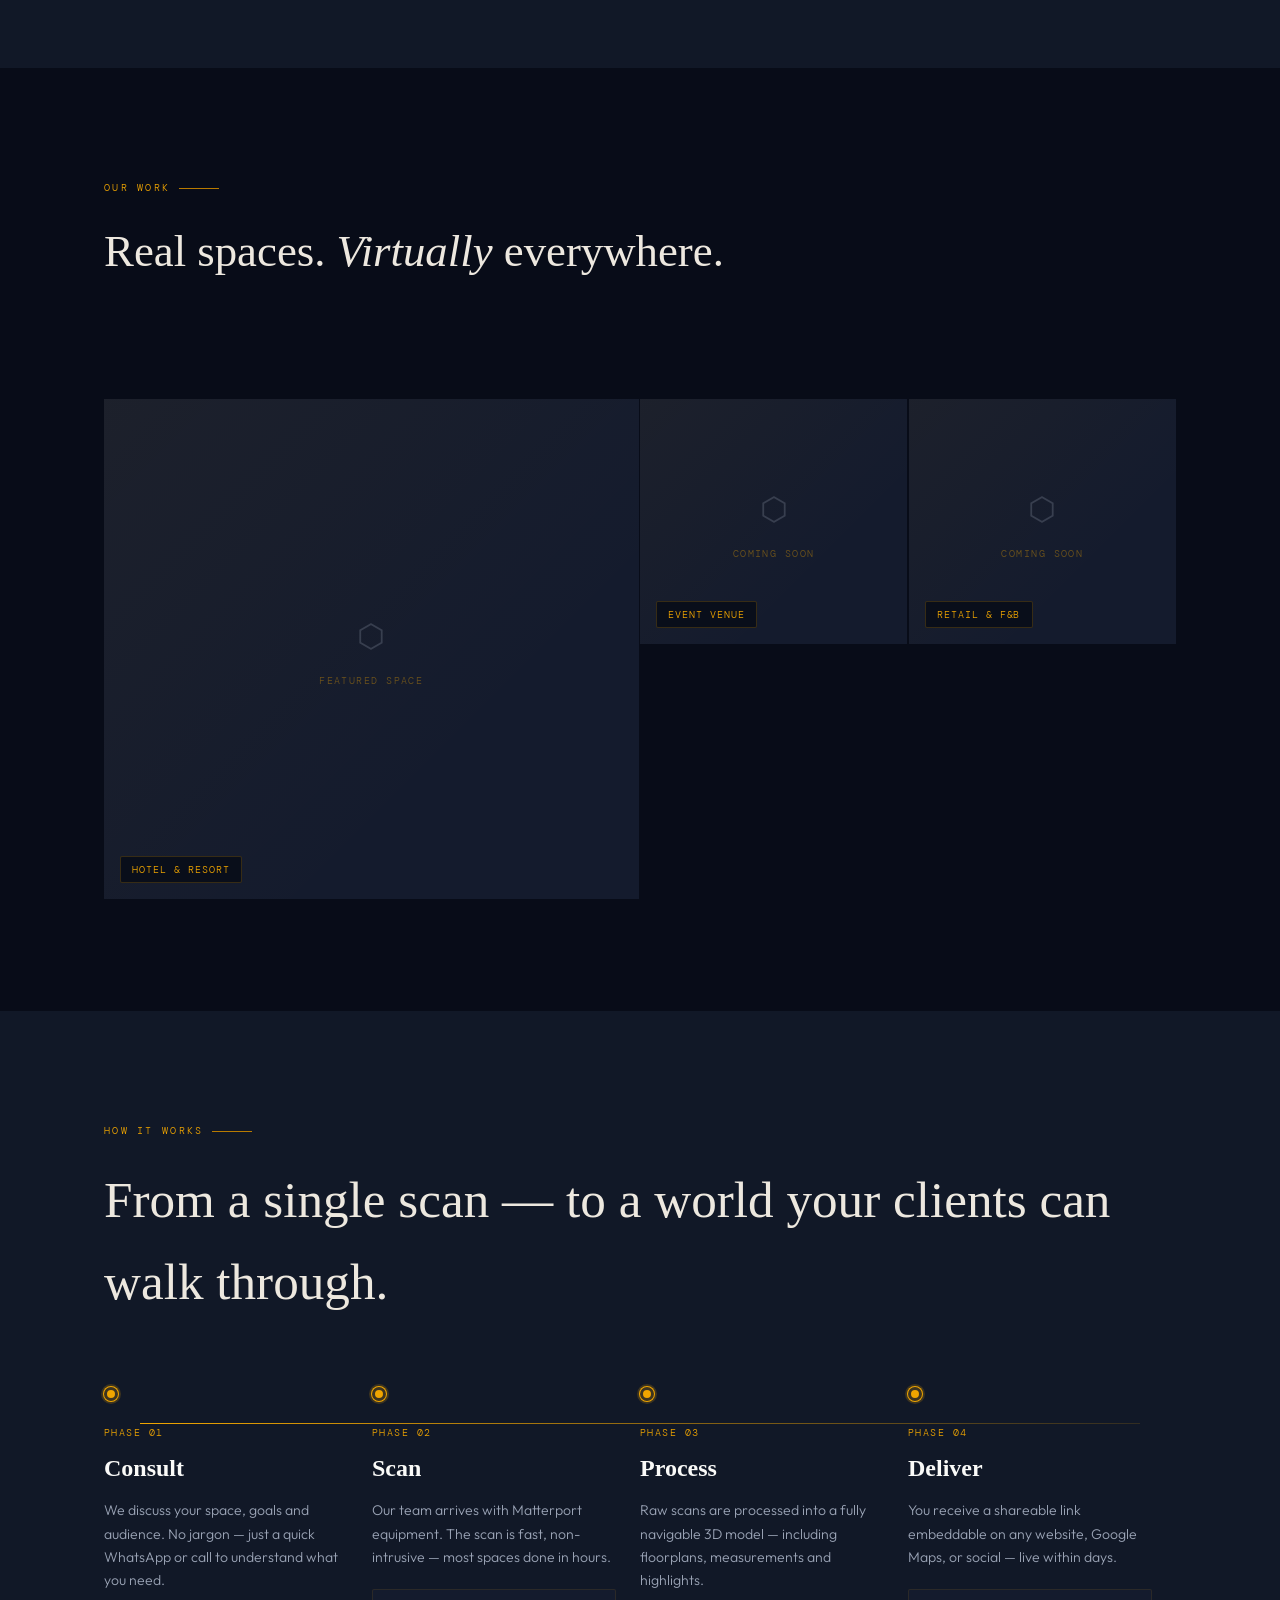
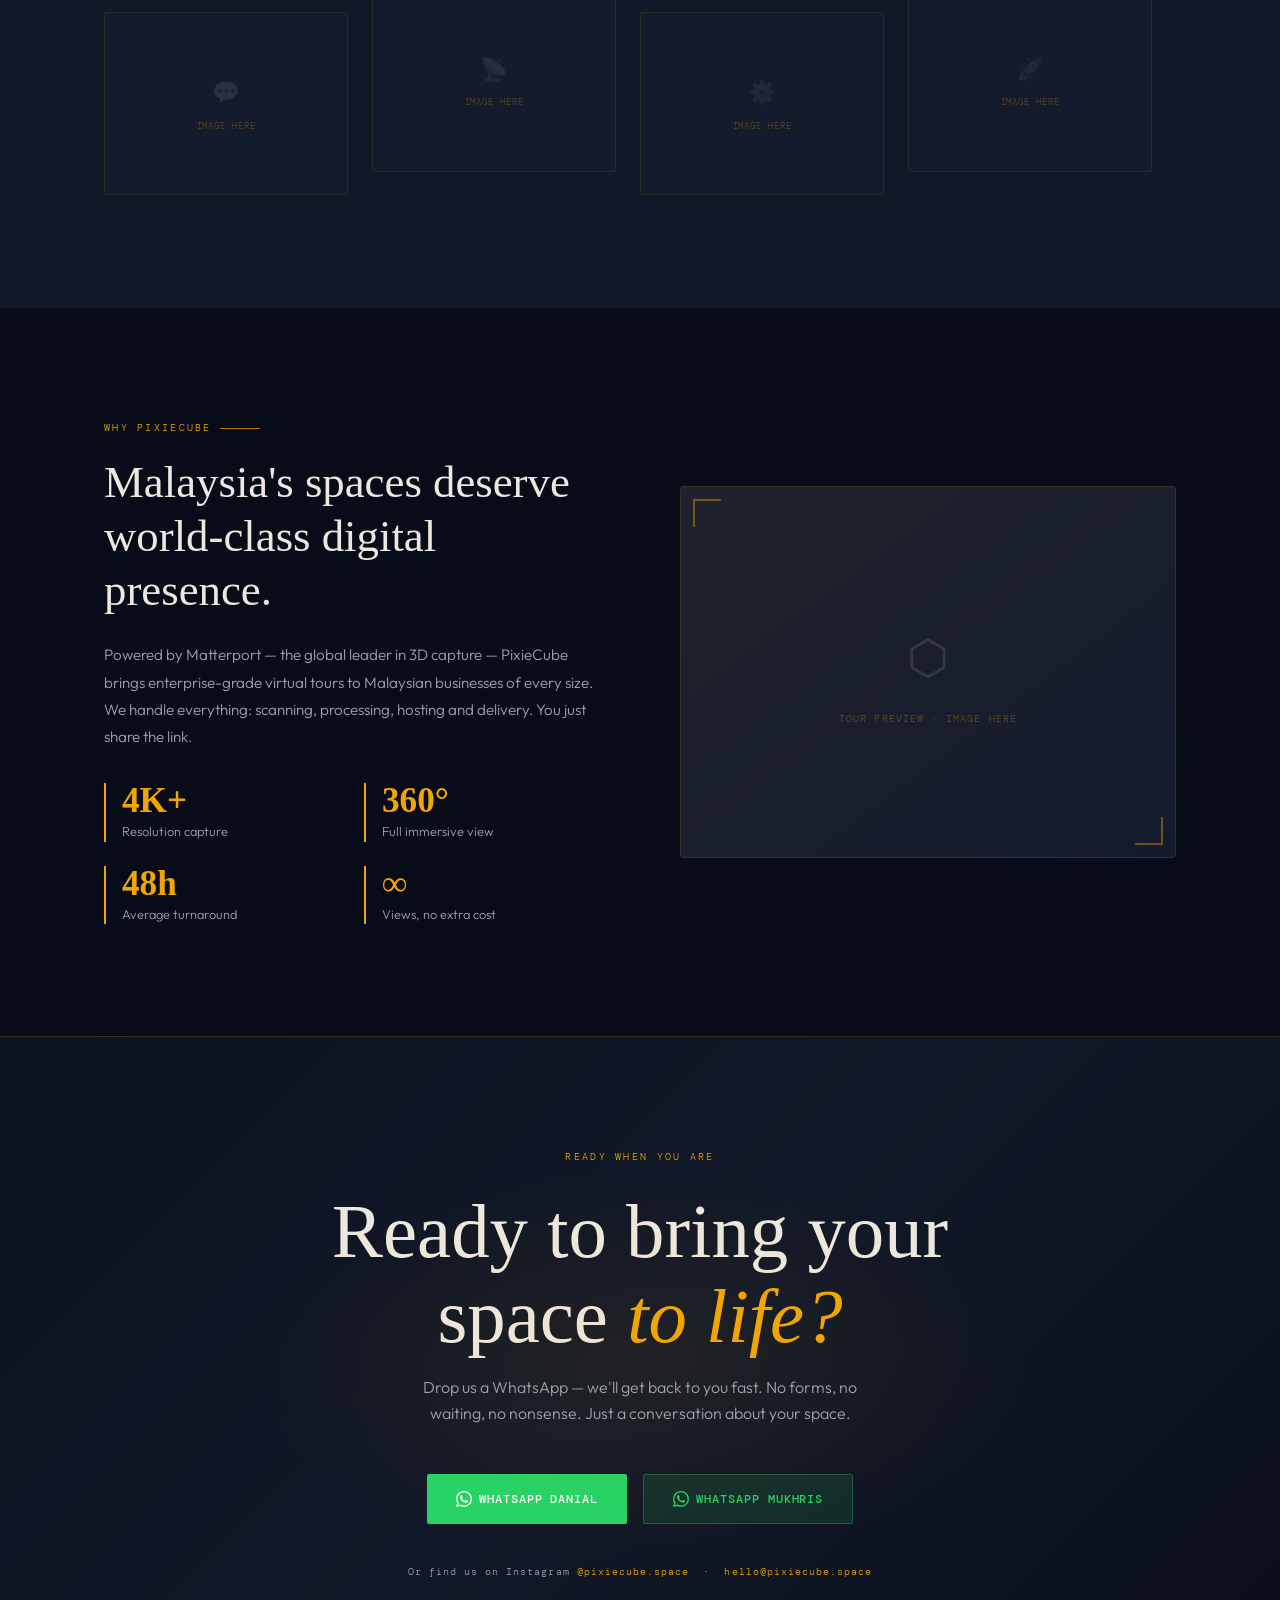
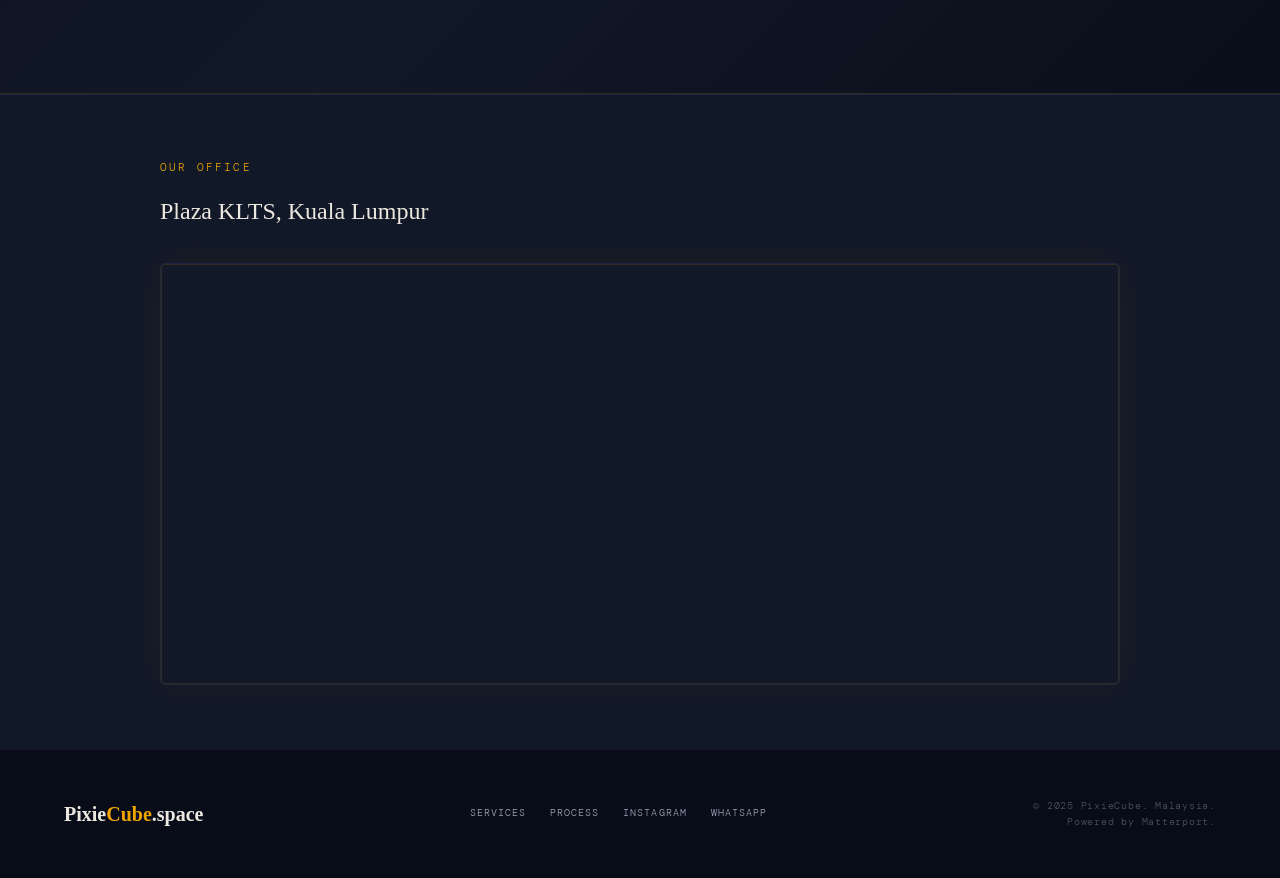
<file: i.html>
<!DOCTYPE html>
<html lang="en">
<head>
  <meta charset="UTF-8" />
  <meta name="viewport" content="width=device-width, initial-scale=1.0" />
  <title>PixieCube — Immersive 3D Virtual Tours Malaysia</title>
  <meta name="description" content="PixieCube brings your space to life with Matterport-powered 3D virtual tours in Malaysia. Serving hotels, event venues, retail, F&B and corporate spaces. Book a scan today." />
  <meta name="keywords" content="3D virtual tour Malaysia, Matterport Malaysia, virtual tour Kuala Lumpur, hotel virtual tour Malaysia, 360 virtual tour Malaysia, immersive space tour, event venue 3D walkthrough, Matterport scanning service Malaysia, digital twin Malaysia" />
  <meta property="og:title" content="PixieCube — Immersive 3D Virtual Tours Malaysia" />
  <meta property="og:description" content="Step inside before you step inside. Matterport-powered 3D virtual tours for hotels, venues, retail and corporate spaces across Malaysia." />
  <meta property="og:url" content="https://www.pixiecube.space" />
  <meta property="og:type" content="website" />
  <link rel="canonical" href="https://www.pixiecube.space" />

  <link rel="preconnect" href="https://fonts.googleapis.com" />
  <link rel="preconnect" href="https://fonts.gstatic.com" crossorigin />
  <link href="https://fonts.googleapis.com/css2?family=Cormorant+Garant:ital,wght@0,300;0,400;0,600;1,300;1,400&family=DM+Mono:wght@300;400;500&family=Outfit:wght@300;400;500;600&display=swap" rel="stylesheet" />

  <style>
    /* ── TOKENS ─────────────────────────────────────────────────── */
    :root {
      --navy:      #080C18;
      --navy-mid:  #111827;
      --navy-card: #141B2D;
      --navy-edge: #1C2640;
      --amber:     #F0A500;
      --amber-dim: #B87A00;
      --amber-glow:#F0A50033;
      --cream:     #EDE8DF;
      --mist:      #9AA3B5;
      --white:     #FAFAF8;

      --ff-display: 'Cormorant Garant', Georgia, serif;
      --ff-mono:    'DM Mono', 'Courier New', monospace;
      --ff-body:    'Outfit', sans-serif;

      --ease-out-expo: cubic-bezier(0.16, 1, 0.3, 1);
    }

    /* ── RESET ───────────────────────────────────────────────────── */
    *, *::before, *::after { box-sizing: border-box; margin: 0; padding: 0; }
    html { scroll-behavior: smooth; }
    body {
      background: var(--navy);
      color: var(--cream);
      font-family: var(--ff-body);
      font-weight: 300;
      line-height: 1.6;
      overflow-x: hidden;
    }
    a { color: inherit; text-decoration: none; }
    img { display: block; max-width: 100%; }

    /* ── NOISE TEXTURE OVERLAY ───────────────────────────────────── */
    body::before {
      content: '';
      position: fixed;
      inset: 0;
      background-image: url("data:image/svg+xml,%3Csvg viewBox='0 0 256 256' xmlns='http://www.w3.org/2000/svg'%3E%3Cfilter id='noise'%3E%3CfeTurbulence type='fractalNoise' baseFrequency='0.9' numOctaves='4' stitchTiles='stitch'/%3E%3C/filter%3E%3Crect width='100%25' height='100%25' filter='url(%23noise)' opacity='0.03'/%3E%3C/svg%3E");
      pointer-events: none;
      z-index: 1000;
      opacity: 0.4;
    }

    /* ── NAV ─────────────────────────────────────────────────────── */
    nav {
      position: fixed;
      top: 0; left: 0; right: 0;
      z-index: 900;
      display: flex;
      align-items: center;
      justify-content: space-between;
      padding: 1.25rem 5vw;
      background: linear-gradient(to bottom, rgba(8,12,24,0.95) 0%, rgba(8,12,24,0) 100%);
      backdrop-filter: blur(0px);
      animation: navSlide 0.8s var(--ease-out-expo) both;
    }
    @keyframes navSlide {
      from { opacity: 0; transform: translateY(-16px); }
      to   { opacity: 1; transform: translateY(0); }
    }

    .logo {
      display: flex;
      align-items: baseline;
      gap: 0.15em;
      font-family: var(--ff-display);
      font-size: 1.55rem;
      font-weight: 600;
      letter-spacing: 0.02em;
    }
    .logo-pixie { color: var(--white); }
    .logo-cube  { color: var(--amber); }
    .logo-dot   { color: var(--mist); font-size: 0.9rem; margin-left: -0.05em; }

    .nav-links {
      display: flex;
      gap: 2rem;
      list-style: none;
      font-family: var(--ff-mono);
      font-size: 0.72rem;
      letter-spacing: 0.12em;
      text-transform: uppercase;
      color: var(--mist);
    }
    .nav-links a:hover { color: var(--amber); transition: color 0.2s; }
    .nav-cta {
      font-family: var(--ff-mono);
      font-size: 0.72rem;
      letter-spacing: 0.12em;
      text-transform: uppercase;
      background: var(--amber);
      color: var(--navy);
      padding: 0.55rem 1.25rem;
      border-radius: 2px;
      font-weight: 500;
      transition: background 0.2s, transform 0.15s;
    }
    .nav-cta:hover { background: var(--white); transform: translateY(-1px); }

    /* ── HERO ────────────────────────────────────────────────────── */
    .hero {
      min-height: 100svh;
      display: flex;
      flex-direction: column;
      justify-content: center;
      align-items: flex-start;
      padding: 12vh 5vw 8vh;
      position: relative;
      overflow: hidden;
    }

    /* geometric grid background */
    .hero::before {
      content: '';
      position: absolute;
      inset: 0;
      background-image:
        linear-gradient(rgba(240,165,0,0.04) 1px, transparent 1px),
        linear-gradient(90deg, rgba(240,165,0,0.04) 1px, transparent 1px);
      background-size: 80px 80px;
      mask-image: radial-gradient(ellipse 80% 80% at 60% 40%, black 30%, transparent 100%);
    }

    /* glowing orb */
    .hero::after {
      content: '';
      position: absolute;
      width: 600px; height: 600px;
      right: -100px; top: 50%;
      transform: translateY(-50%);
      background: radial-gradient(circle, rgba(240,165,0,0.12) 0%, transparent 70%);
      pointer-events: none;
    }

    .hero-eyebrow {
      font-family: var(--ff-mono);
      font-size: 0.68rem;
      letter-spacing: 0.22em;
      text-transform: uppercase;
      color: var(--amber);
      margin-bottom: 1.5rem;
      animation: fadeUp 0.9s 0.1s var(--ease-out-expo) both;
    }

    /* 3D rotating cube accent beside eyebrow */
    .cube-icon {
      display: inline-block;
      width: 10px; height: 10px;
      background: var(--amber);
      margin-right: 0.6em;
      animation: cubeRotate 6s linear infinite;
      transform-style: preserve-3d;
      vertical-align: middle;
    }
    @keyframes cubeRotate {
      0%   { transform: rotate(0deg) skew(0deg); }
      25%  { transform: rotate(90deg) skew(5deg); }
      50%  { transform: rotate(180deg) skew(0deg); }
      75%  { transform: rotate(270deg) skew(-5deg); }
      100% { transform: rotate(360deg) skew(0deg); }
    }

    .hero-title {
      font-family: var(--ff-display);
      font-size: clamp(3.2rem, 8vw, 7.5rem);
      font-weight: 300;
      line-height: 1.0;
      letter-spacing: -0.01em;
      max-width: 12ch;
      margin-bottom: 0.15em;
    }
    .hero-title em {
      font-style: italic;
      color: var(--amber);
    }
    .hero-title .line1 { animation: fadeUp 0.9s 0.25s var(--ease-out-expo) both; }
    .hero-title .line2 { animation: fadeUp 0.9s 0.38s var(--ease-out-expo) both; }
    .hero-title .line3 { animation: fadeUp 0.9s 0.5s  var(--ease-out-expo) both; }

    .hero-sub {
      margin-top: 2rem;
      max-width: 480px;
      font-size: 1.05rem;
      color: var(--mist);
      line-height: 1.75;
      animation: fadeUp 0.9s 0.65s var(--ease-out-expo) both;
    }

    .hero-actions {
      margin-top: 2.5rem;
      display: flex;
      gap: 1rem;
      flex-wrap: wrap;
      animation: fadeUp 0.9s 0.8s var(--ease-out-expo) both;
    }

    .btn-primary {
      display: inline-flex;
      align-items: center;
      gap: 0.5em;
      background: var(--amber);
      color: var(--navy);
      font-family: var(--ff-mono);
      font-size: 0.75rem;
      letter-spacing: 0.1em;
      text-transform: uppercase;
      font-weight: 500;
      padding: 0.85rem 1.8rem;
      border-radius: 2px;
      transition: background 0.2s, transform 0.15s, box-shadow 0.2s;
    }
    .btn-primary:hover {
      background: var(--white);
      transform: translateY(-2px);
      box-shadow: 0 8px 24px rgba(240,165,0,0.25);
    }

    .btn-ghost {
      display: inline-flex;
      align-items: center;
      gap: 0.5em;
      border: 1px solid rgba(240,165,0,0.35);
      color: var(--cream);
      font-family: var(--ff-mono);
      font-size: 0.75rem;
      letter-spacing: 0.1em;
      text-transform: uppercase;
      padding: 0.85rem 1.8rem;
      border-radius: 2px;
      transition: border-color 0.2s, color 0.2s, transform 0.15s;
    }
    .btn-ghost:hover {
      border-color: var(--amber);
      color: var(--amber);
      transform: translateY(-2px);
    }

    .hero-scroll-hint {
      position: absolute;
      bottom: 2.5rem; left: 50%;
      transform: translateX(-50%);
      display: flex;
      flex-direction: column;
      align-items: center;
      gap: 0.4rem;
      font-family: var(--ff-mono);
      font-size: 0.6rem;
      letter-spacing: 0.15em;
      text-transform: uppercase;
      color: var(--mist);
      animation: fadeUp 0.9s 1.2s var(--ease-out-expo) both;
    }
    .scroll-line {
      width: 1px;
      height: 48px;
      background: linear-gradient(to bottom, var(--amber), transparent);
      animation: scrollPulse 2s 1.5s ease-in-out infinite;
    }
    @keyframes scrollPulse {
      0%, 100% { opacity: 0.4; transform: scaleY(1); }
      50%       { opacity: 1;   transform: scaleY(0.6); }
    }

    @keyframes fadeUp {
      from { opacity: 0; transform: translateY(24px); }
      to   { opacity: 1; transform: translateY(0); }
    }

    /* ── IMAGE PLACEHOLDER BLOCK ─────────────────────────────────── */
    .hero-visual {
      position: absolute;
      right: 5vw;
      top: 50%;
      transform: translateY(-50%);
      width: clamp(280px, 38vw, 560px);
      aspect-ratio: 4/3;
      animation: fadeUp 1s 0.6s var(--ease-out-expo) both;
    }
    .img-frame {
      width: 100%;
      height: 100%;
      border: 1px solid rgba(240,165,0,0.2);
      border-radius: 4px;
      background: var(--navy-card);
      display: flex;
      flex-direction: column;
      align-items: center;
      justify-content: center;
      gap: 1rem;
      color: var(--mist);
      position: relative;
      overflow: hidden;
    }
    .img-frame::before {
      content: '';
      position: absolute;
      inset: 0;
      background: linear-gradient(135deg, rgba(240,165,0,0.05) 0%, transparent 60%);
    }
    .img-frame-label {
      font-family: var(--ff-mono);
      font-size: 0.65rem;
      letter-spacing: 0.15em;
      text-transform: uppercase;
      color: rgba(240,165,0,0.5);
    }
    .img-frame-icon {
      font-size: 2.5rem;
      opacity: 0.3;
    }
    /* animated corner brackets */
    .img-frame::after {
      content: '';
      position: absolute;
      top: 12px; left: 12px;
      width: 24px; height: 24px;
      border-top: 2px solid var(--amber);
      border-left: 2px solid var(--amber);
      opacity: 0.5;
    }
    .img-frame-br {
      position: absolute;
      bottom: 12px; right: 12px;
      width: 24px; height: 24px;
      border-bottom: 2px solid var(--amber);
      border-right: 2px solid var(--amber);
      opacity: 0.5;
    }

    /* ── SECTION SHARED ──────────────────────────────────────────── */
    section { position: relative; }
    .section-inner {
      max-width: 1200px;
      margin: 0 auto;
      padding: 7rem 5vw;
    }
    .eyebrow {
      font-family: var(--ff-mono);
      font-size: 0.65rem;
      letter-spacing: 0.22em;
      text-transform: uppercase;
      color: var(--amber);
      margin-bottom: 1.2rem;
      display: flex;
      align-items: center;
      gap: 0.8em;
    }
    .eyebrow::after {
      content: '';
      display: block;
      width: 40px;
      height: 1px;
      background: var(--amber-dim);
    }

    /* ── WHO WE SERVE ────────────────────────────────────────────── */
    .serve { background: var(--navy-mid); }
    .serve-title {
      font-family: var(--ff-display);
      font-size: clamp(2rem, 4vw, 3.5rem);
      font-weight: 300;
      line-height: 1.15;
      max-width: 22ch;
      margin-bottom: 3.5rem;
    }
    .serve-title strong {
      font-weight: 600;
      font-style: italic;
      color: var(--amber);
    }

    .serve-grid {
      display: grid;
      grid-template-columns: repeat(auto-fit, minmax(240px, 1fr));
      gap: 1.5px;
    }

    .serve-card {
      background: var(--navy-card);
      padding: 2.5rem 2rem;
      position: relative;
      overflow: hidden;
      transition: background 0.3s;
      cursor: default;
    }
    .serve-card::before {
      content: '';
      position: absolute;
      inset: 0;
      background: linear-gradient(135deg, rgba(240,165,0,0.06) 0%, transparent 50%);
      opacity: 0;
      transition: opacity 0.3s;
    }
    .serve-card:hover::before { opacity: 1; }
    .serve-card:hover { background: var(--navy-edge); }

    /* amber left border on hover */
    .serve-card::after {
      content: '';
      position: absolute;
      top: 0; left: 0;
      width: 2px; height: 0;
      background: var(--amber);
      transition: height 0.4s var(--ease-out-expo);
    }
    .serve-card:hover::after { height: 100%; }

    .serve-card-num {
      font-family: var(--ff-mono);
      font-size: 0.6rem;
      letter-spacing: 0.15em;
      color: var(--amber-dim);
      margin-bottom: 1.5rem;
    }
    .serve-card-icon {
      font-size: 1.8rem;
      margin-bottom: 1rem;
      display: block;
    }
    .serve-card-title {
      font-family: var(--ff-display);
      font-size: 1.4rem;
      font-weight: 600;
      color: var(--white);
      margin-bottom: 0.5rem;
    }
    .serve-card-line {
      font-size: 0.88rem;
      color: var(--mist);
      line-height: 1.55;
    }

    /* ── IMAGE SHOWCASE STRIP ────────────────────────────────────── */
    .showcase {
      background: var(--navy);
      overflow: hidden;
    }
    .showcase .section-inner { padding-bottom: 4rem; }
    .showcase-title {
      font-family: var(--ff-display);
      font-size: clamp(1.8rem, 3.5vw, 3rem);
      font-weight: 300;
      max-width: 28ch;
      margin-bottom: 3rem;
    }
    .showcase-grid {
      display: grid;
      grid-template-columns: 2fr 1fr 1fr;
      grid-template-rows: auto auto;
      gap: 1.5px;
    }
    .showcase-cell {
      background: var(--navy-card);
      position: relative;
      overflow: hidden;
    }
    .showcase-cell:first-child {
      grid-row: span 2;
      min-height: 500px;
    }
    .showcase-cell:not(:first-child) {
      min-height: 245px;
    }
    .showcase-img-placeholder {
      width: 100%; height: 100%;
      display: flex;
      flex-direction: column;
      align-items: center;
      justify-content: center;
      gap: 0.75rem;
      color: var(--mist);
      position: relative;
    }
    .showcase-img-placeholder::before {
      content: '';
      position: absolute;
      inset: 0;
      background: linear-gradient(135deg, rgba(240,165,0,0.04) 0%, transparent 70%);
    }
    .sip-icon { font-size: 2rem; opacity: 0.25; }
    .sip-label {
      font-family: var(--ff-mono);
      font-size: 0.6rem;
      letter-spacing: 0.15em;
      text-transform: uppercase;
      color: rgba(240,165,0,0.4);
    }
    .sip-badge {
      position: absolute;
      bottom: 1rem; left: 1rem;
      background: rgba(8,12,24,0.85);
      border: 1px solid rgba(240,165,0,0.2);
      padding: 0.3rem 0.7rem;
      font-family: var(--ff-mono);
      font-size: 0.6rem;
      letter-spacing: 0.1em;
      text-transform: uppercase;
      color: var(--amber);
      border-radius: 2px;
    }

    /* ── PROCESS ─────────────────────────────────────────────────── */
    .process { background: var(--navy-mid); }
    .process-title {
      font-family: var(--ff-display);
      font-size: clamp(2rem, 4vw, 3.2rem);
      font-weight: 300;
      margin-bottom: 4rem;
    }

    .process-track {
      position: relative;
      display: grid;
      grid-template-columns: repeat(4, 1fr);
      gap: 0;
    }

    /* connecting line */
    .process-track::before {
      content: '';
      position: absolute;
      top: 36px; left: 36px;
      right: 36px;
      height: 1px;
      background: linear-gradient(to right, var(--amber), rgba(240,165,0,0.15));
    }

    .process-step {
      padding: 0 1.5rem 0 0;
      position: relative;
    }

    .step-dot {
      width: 14px; height: 14px;
      border-radius: 50%;
      background: var(--amber);
      border: 3px solid var(--navy-mid);
      box-shadow: 0 0 0 1px var(--amber);
      margin-bottom: 1.5rem;
      position: relative;
      z-index: 2;
    }
    .step-dot::after {
      content: '';
      position: absolute;
      inset: -6px;
      border-radius: 50%;
      background: var(--amber-glow);
      animation: dotPulse 3s ease-in-out infinite;
    }
    @keyframes dotPulse {
      0%, 100% { transform: scale(1); opacity: 0.6; }
      50%       { transform: scale(1.5); opacity: 0; }
    }

    /* stagger the pulse */
    .process-step:nth-child(2) .step-dot::after { animation-delay: 0.75s; }
    .process-step:nth-child(3) .step-dot::after { animation-delay: 1.5s; }
    .process-step:nth-child(4) .step-dot::after { animation-delay: 2.25s; }

    .step-phase {
      font-family: var(--ff-mono);
      font-size: 0.62rem;
      letter-spacing: 0.15em;
      text-transform: uppercase;
      color: var(--amber);
      margin-bottom: 0.5rem;
    }
    .step-name {
      font-family: var(--ff-display);
      font-size: 1.5rem;
      font-weight: 600;
      color: var(--white);
      margin-bottom: 0.75rem;
    }
    .step-desc {
      font-size: 0.88rem;
      color: var(--mist);
      line-height: 1.65;
    }
    .step-img {
      margin-top: 1.25rem;
      aspect-ratio: 4/3;
      background: var(--navy-card);
      border: 1px solid rgba(240,165,0,0.1);
      border-radius: 2px;
      display: flex;
      align-items: center;
      justify-content: center;
      flex-direction: column;
      gap: 0.5rem;
      color: rgba(240,165,0,0.3);
      font-family: var(--ff-mono);
      font-size: 0.55rem;
      letter-spacing: 0.1em;
      text-transform: uppercase;
    }

    /* ── WHY MATTERPORT ──────────────────────────────────────────── */
    .why {
      background: var(--navy);
      border-top: 1px solid rgba(240,165,0,0.08);
    }
    .why-grid {
      display: grid;
      grid-template-columns: 1fr 1fr;
      gap: 5rem;
      align-items: center;
    }
    .why-copy {}
    .why-title {
      font-family: var(--ff-display);
      font-size: clamp(1.8rem, 3.5vw, 3rem);
      font-weight: 300;
      line-height: 1.2;
      margin-bottom: 1.5rem;
    }
    .why-body {
      color: var(--mist);
      font-size: 0.95rem;
      line-height: 1.8;
      margin-bottom: 2rem;
    }
    .why-stats {
      display: grid;
      grid-template-columns: 1fr 1fr;
      gap: 1.5rem;
    }
    .stat-card {
      border-left: 2px solid var(--amber);
      padding-left: 1rem;
    }
    .stat-num {
      font-family: var(--ff-display);
      font-size: 2.2rem;
      font-weight: 600;
      color: var(--amber);
      line-height: 1;
    }
    .stat-label {
      font-size: 0.8rem;
      color: var(--mist);
      margin-top: 0.2rem;
    }

    .why-visual {
      aspect-ratio: 4/3;
      background: var(--navy-card);
      border: 1px solid rgba(240,165,0,0.15);
      border-radius: 4px;
      display: flex;
      flex-direction: column;
      align-items: center;
      justify-content: center;
      gap: 1rem;
      color: var(--mist);
      position: relative;
      overflow: hidden;
    }
    .why-visual::before {
      content: '';
      position: absolute;
      inset: 0;
      background: linear-gradient(to bottom right, rgba(240,165,0,0.05), transparent);
    }
    .why-frame-tl, .why-frame-br {
      position: absolute;
      width: 28px; height: 28px;
    }
    .why-frame-tl {
      top: 12px; left: 12px;
      border-top: 2px solid rgba(240,165,0,0.4);
      border-left: 2px solid rgba(240,165,0,0.4);
    }
    .why-frame-br {
      bottom: 12px; right: 12px;
      border-bottom: 2px solid rgba(240,165,0,0.4);
      border-right: 2px solid rgba(240,165,0,0.4);
    }

    /* ── CTA BAND ────────────────────────────────────────────────── */
    .cta-band {
      background: linear-gradient(135deg, #0D1220 0%, #111827 50%, #0A0E1A 100%);
      border-top: 1px solid rgba(240,165,0,0.15);
      border-bottom: 1px solid rgba(240,165,0,0.15);
      position: relative;
      overflow: hidden;
    }
    .cta-band::before {
      content: '';
      position: absolute;
      top: 50%; left: 50%;
      transform: translate(-50%, -50%);
      width: 800px; height: 400px;
      background: radial-gradient(ellipse, rgba(240,165,0,0.07) 0%, transparent 70%);
    }
    .cta-band .section-inner {
      display: flex;
      flex-direction: column;
      align-items: center;
      text-align: center;
      padding: 7rem 5vw;
    }
    .cta-eyebrow {
      font-family: var(--ff-mono);
      font-size: 0.65rem;
      letter-spacing: 0.22em;
      text-transform: uppercase;
      color: var(--amber);
      margin-bottom: 1.5rem;
    }
    .cta-title {
      font-family: var(--ff-display);
      font-size: clamp(2.5rem, 6vw, 5.5rem);
      font-weight: 300;
      line-height: 1.1;
      max-width: 18ch;
      margin-bottom: 1rem;
    }
    .cta-title em {
      font-style: italic;
      color: var(--amber);
    }
    .cta-sub {
      color: var(--mist);
      font-size: 1rem;
      margin-bottom: 3rem;
      max-width: 44ch;
    }
    .cta-actions {
      display: flex;
      gap: 1rem;
      flex-wrap: wrap;
      justify-content: center;
      margin-bottom: 2.5rem;
    }
    .btn-wa {
      display: inline-flex;
      align-items: center;
      gap: 0.6em;
      background: #25D366;
      color: #fff;
      font-family: var(--ff-mono);
      font-size: 0.75rem;
      letter-spacing: 0.08em;
      text-transform: uppercase;
      font-weight: 500;
      padding: 0.9rem 1.8rem;
      border-radius: 2px;
      transition: background 0.2s, transform 0.15s, box-shadow 0.2s;
    }
    .btn-wa:hover {
      background: #1ebe5b;
      transform: translateY(-2px);
      box-shadow: 0 8px 24px rgba(37,211,102,0.25);
    }
    .btn-wa-secondary {
      background: rgba(37,211,102,0.12);
      color: #25D366;
      border: 1px solid rgba(37,211,102,0.3);
    }
    .btn-wa-secondary:hover {
      background: rgba(37,211,102,0.2);
      box-shadow: 0 8px 24px rgba(37,211,102,0.12);
    }
    .wa-icon {
      width: 16px; height: 16px;
      flex-shrink: 0;
    }

    .cta-alt {
      font-family: var(--ff-mono);
      font-size: 0.65rem;
      letter-spacing: 0.1em;
      color: var(--mist);
    }
    .cta-alt a { color: var(--amber); transition: color 0.2s; }
    .cta-alt a:hover { color: var(--white); }

    /* ── FOOTER ──────────────────────────────────────────────────── */
    footer {
      background: var(--navy);
      padding: 3rem 5vw;
      border-top: 1px solid rgba(255,255,255,0.06);
    }
    .footer-inner {
      max-width: 1200px;
      margin: 0 auto;
      display: flex;
      align-items: center;
      justify-content: space-between;
      gap: 2rem;
      flex-wrap: wrap;
    }
    .footer-logo {
      font-family: var(--ff-display);
      font-size: 1.25rem;
      font-weight: 600;
    }
    .footer-logo span { color: var(--amber); }
    .footer-links {
      display: flex;
      gap: 1.5rem;
      list-style: none;
      font-family: var(--ff-mono);
      font-size: 0.65rem;
      letter-spacing: 0.1em;
      text-transform: uppercase;
      color: var(--mist);
    }
    .footer-links a:hover { color: var(--amber); transition: color 0.2s; }
    .footer-legal {
      font-family: var(--ff-mono);
      font-size: 0.6rem;
      letter-spacing: 0.08em;
      color: rgba(154,163,181,0.45);
      text-align: right;
    }

    /* ── MOBILE ──────────────────────────────────────────────────── */
    @media (max-width: 900px) {
      .hero-visual { display: none; }
      .nav-links   { display: none; }
      .process-track {
        grid-template-columns: 1fr 1fr;
        grid-template-rows: auto auto;
      }
      .process-track::before { display: none; }
      .why-grid { grid-template-columns: 1fr; gap: 3rem; }
      .why-visual { display: none; }
      .showcase-grid {
        grid-template-columns: 1fr;
      }
      .showcase-cell:first-child { min-height: 280px; grid-row: span 1; }
      .showcase-cell:not(:first-child) { min-height: 200px; }
    }

    @media (max-width: 600px) {
      .process-track { grid-template-columns: 1fr; }
      .cta-title { font-size: 2.4rem; }
      .hero-title { font-size: 3rem; }
      .nav-cta { display: none; }
      .footer-legal { text-align: left; }
    }

    /* ── REDUCED MOTION ──────────────────────────────────────────── */
    @media (prefers-reduced-motion: reduce) {
      *, *::before, *::after { animation: none !important; transition: none !important; }
    }
  </style>
</head>
<body>

  <!-- NAV -->
  <nav aria-label="Main navigation">
    <div class="logo">
      <span class="logo-pixie">Pixie</span><span class="logo-cube">Cube</span><span class="logo-dot">.space</span>
    </div>
    <ul class="nav-links">
      <li><a href="#serve">Services</a></li>
      <li><a href="#process">Process</a></li>
      <li><a href="#why">Why Us</a></li>
    </ul>
    <a href="https://wa.me/60145845034" target="_blank" rel="noopener" class="nav-cta">Get a Quote</a>
  </nav>

  <!-- HERO -->
  <section class="hero" aria-label="Hero">
    <p class="hero-eyebrow"><span class="cube-icon" aria-hidden="true"></span>Matterport-Powered · Malaysia</p>
    <h1 class="hero-title">
      <span class="line1">Step inside</span>
      <span class="line2">before you</span>
      <span class="line3"><em>step inside.</em></span>
    </h1>
    <p class="hero-sub">
      PixieCube transforms physical spaces into immersive 3D virtual experiences — so your guests, clients and customers can explore before they ever arrive.
    </p>
    <div class="hero-actions">
      <a href="https://wa.me/60145845034" target="_blank" rel="noopener" class="btn-primary">
        <svg class="wa-icon" viewBox="0 0 24 24" fill="currentColor"><path d="M17.472 14.382c-.297-.149-1.758-.867-2.03-.967-.273-.099-.471-.148-.67.15-.197.297-.767.966-.94 1.164-.173.199-.347.223-.644.075-.297-.15-1.255-.463-2.39-1.475-.883-.788-1.48-1.761-1.653-2.059-.173-.297-.018-.458.13-.606.134-.133.298-.347.446-.52.149-.174.198-.298.298-.497.099-.198.05-.371-.025-.52-.075-.149-.669-1.612-.916-2.207-.242-.579-.487-.5-.669-.51-.173-.008-.371-.01-.57-.01-.198 0-.52.074-.792.372-.272.297-1.04 1.016-1.04 2.479 0 1.462 1.065 2.875 1.213 3.074.149.198 2.096 3.2 5.077 4.487.709.306 1.262.489 1.694.625.712.227 1.36.195 1.871.118.571-.085 1.758-.719 2.006-1.413.248-.694.248-1.289.173-1.413-.074-.124-.272-.198-.57-.347m-5.421 7.403h-.004a9.87 9.87 0 01-5.031-1.378l-.361-.214-3.741.982.998-3.648-.235-.374a9.86 9.86 0 01-1.51-5.26c.001-5.45 4.436-9.884 9.888-9.884 2.64 0 5.122 1.03 6.988 2.898a9.825 9.825 0 012.893 6.994c-.003 5.45-4.437 9.884-9.885 9.884m8.413-18.297A11.815 11.815 0 0012.05 0C5.495 0 .16 5.335.157 11.892c0 2.096.547 4.142 1.588 5.945L.057 24l6.305-1.654a11.882 11.882 0 005.683 1.448h.005c6.554 0 11.89-5.335 11.893-11.893a11.821 11.821 0 00-3.48-8.413z"/></svg>
        WhatsApp Us
      </a>
      <a href="#process" class="btn-ghost">See How It Works →</a>
    </div>

    <!-- Image placeholder — replace src with actual visual -->
    <div class="hero-visual" aria-label="3D tour preview">
      <div class="img-frame">
        <span class="img-frame-icon" aria-hidden="true">⬡</span>
        <span class="img-frame-label">Your space · here</span>
        <div class="img-frame-br" aria-hidden="true"></div>
      </div>
    </div>

    <div class="hero-scroll-hint" aria-hidden="true">
      <div class="scroll-line"></div>
      <span>scroll</span>
    </div>
  </section>

  <!-- WHO WE SERVE -->
  <section class="serve" id="serve" aria-labelledby="serve-heading">
    <div class="section-inner">
      <p class="eyebrow">Who we serve</p>
      <h2 class="serve-title" id="serve-heading">Built for spaces that <strong>deserve to be explored.</strong></h2>
      <div class="serve-grid" role="list">

        <article class="serve-card" role="listitem">
          <div class="serve-card-num">01</div>
          <span class="serve-card-icon" aria-hidden="true">🏨</span>
          <div class="serve-card-title">Hotels &amp; Resorts</div>
          <p class="serve-card-line">Let guests tour your rooms, lobbies and amenities before they book — and convert sales before site visits</p>
        </article>

        <article class="serve-card" role="listitem">
          <div class="serve-card-num">02</div>
          <span class="serve-card-icon" aria-hidden="true">🎪</span>
          <div class="serve-card-title">Event Venues</div>
          <p class="serve-card-line">Give planners a photorealistic walkthrough so they can visualise seating, flow and setups , enhancing audience POV  — without a site visit.</p>
        </article>

        <article class="serve-card" role="listitem">
          <div class="serve-card-num">03</div>
          <span class="serve-card-icon" aria-hidden="true">🛍</span>
          <div class="serve-card-title">Retail &amp; F&amp;B</div>
          <p class="serve-card-line">Bring foot traffic online — show your atmosphere, layout and brand story to customers before they walk through the door.</p>
        </article>

        <article class="serve-card" role="listitem">
          <div class="serve-card-num">04</div>
          <span class="serve-card-icon" aria-hidden="true">🏢</span>
          <div class="serve-card-title">Corporate Spaces</div>
          <p class="serve-card-line">Digitise your office, showroom or facility for virtual onboarding, remote tours on convenience and always-on presentations.</p>
        </article>

      </div>
    </div>
  </section>

  <!-- SHOWCASE IMAGE GRID -->
  <section class="showcase" aria-label="Portfolio preview">
    <div class="section-inner">
      <p class="eyebrow">Our work</p>
      <h2 class="showcase-title">Real spaces. <em>Virtually</em> everywhere.</h2>
    </div>
    <div class="showcase-grid" style="max-width:1200px; margin: 0 auto 7rem; padding: 0 5vw;">

      <!-- Replace each .showcase-img-placeholder with an <img> tag when ready -->
      <div class="showcase-cell">
        <div class="showcase-img-placeholder">
          <span class="sip-icon" aria-hidden="true">⬡</span>
          <span class="sip-label">Featured space</span>
          <span class="sip-badge">Hotel &amp; Resort</span>
        </div>
      </div>

      <div class="showcase-cell">
        <div class="showcase-img-placeholder">
          <span class="sip-icon" aria-hidden="true">⬡</span>
          <span class="sip-label">Coming soon</span>
          <span class="sip-badge">Event Venue</span>
        </div>
      </div>

      <div class="showcase-cell">
        <div class="showcase-img-placeholder">
          <span class="sip-icon" aria-hidden="true">⬡</span>
          <span class="sip-label">Coming soon</span>
          <span class="sip-badge">Retail &amp; F&amp;B</span>
        </div>
      </div>

    </div>
  </section>

  <!-- PROCESS -->
  <section class="process" id="process" aria-labelledby="process-heading">
    <div class="section-inner">
      <p class="eyebrow">How it works</p>
      <h2 class="process-title" id="process-heading">From a single scan — to a world your clients can walk through.</h2>

      <div class="process-track">

        <div class="process-step">
          <div class="step-dot" aria-hidden="true"></div>
          <div class="step-phase">Phase 01</div>
          <div class="step-name">Consult</div>
          <p class="step-desc">We discuss your space, goals and audience. No jargon — just a quick WhatsApp or call to understand what you need.</p>
          <div class="step-img" aria-label="Consultation illustration placeholder">
            <span style="font-size:1.4rem; opacity:0.3;" aria-hidden="true">💬</span>
            <span>image here</span>
          </div>
        </div>

        <div class="process-step">
          <div class="step-dot" aria-hidden="true"></div>
          <div class="step-phase">Phase 02</div>
          <div class="step-name">Scan</div>
          <p class="step-desc">Our team arrives with Matterport equipment. The scan is fast, non-intrusive — most spaces done in hours.</p>
          <div class="step-img" aria-label="Scanning illustration placeholder">
            <span style="font-size:1.4rem; opacity:0.3;" aria-hidden="true">📡</span>
            <span>image here</span>
          </div>
        </div>

        <div class="process-step">
          <div class="step-dot" aria-hidden="true"></div>
          <div class="step-phase">Phase 03</div>
          <div class="step-name">Process</div>
          <p class="step-desc">Raw scans are processed into a fully navigable 3D model — including floorplans, measurements and highlights.</p>
          <div class="step-img" aria-label="Processing illustration placeholder">
            <span style="font-size:1.4rem; opacity:0.3;" aria-hidden="true">⚙️</span>
            <span>image here</span>
          </div>
        </div>

        <div class="process-step">
          <div class="step-dot" aria-hidden="true"></div>
          <div class="step-phase">Phase 04</div>
          <div class="step-name">Deliver</div>
          <p class="step-desc">You receive a shareable link embeddable on any website, Google Maps, or social — live within days.</p>
          <div class="step-img" aria-label="Delivery illustration placeholder">
            <span style="font-size:1.4rem; opacity:0.3;" aria-hidden="true">🚀</span>
            <span>image here</span>
          </div>
        </div>

      </div>
    </div>
  </section>

  <!-- WHY US -->
  <section class="why" id="why" aria-labelledby="why-heading">
    <div class="section-inner">
      <div class="why-grid">
        <div class="why-copy">
          <p class="eyebrow">Why PixieCube</p>
          <h2 class="why-title" id="why-heading">Malaysia's spaces deserve world-class digital presence.</h2>
          <p class="why-body">
            Powered by Matterport — the global leader in 3D capture — PixieCube brings enterprise-grade virtual tours to Malaysian businesses of every size. We handle everything: scanning, processing, hosting and delivery. You just share the link.
          </p>
          <div class="why-stats">
            <div class="stat-card">
              <div class="stat-num">4K+</div>
              <div class="stat-label">Resolution capture</div>
            </div>
            <div class="stat-card">
              <div class="stat-num">360°</div>
              <div class="stat-label">Full immersive view</div>
            </div>
            <div class="stat-card">
              <div class="stat-num">48h</div>
              <div class="stat-label">Average turnaround</div>
            </div>
            <div class="stat-card">
              <div class="stat-num">∞</div>
              <div class="stat-label">Views, no extra cost</div>
            </div>
          </div>
        </div>

        <div class="why-visual" aria-label="Matterport tour visual placeholder">
          <div class="why-frame-tl" aria-hidden="true"></div>
          <span style="font-size:3rem; opacity:0.2;" aria-hidden="true">⬡</span>
          <span style="font-family:var(--ff-mono); font-size:0.6rem; letter-spacing:0.12em; text-transform:uppercase; color:rgba(240,165,0,0.35);">Tour preview · image here</span>
          <div class="why-frame-br" aria-hidden="true"></div>
        </div>
      </div>
    </div>
  </section>

  <!-- CTA BAND -->
  <section class="cta-band" aria-labelledby="cta-heading">
    <div class="section-inner">
      <p class="cta-eyebrow">Ready when you are</p>
      <h2 class="cta-title" id="cta-heading">Ready to bring your space <em>to life?</em></h2>
      <p class="cta-sub">Drop us a WhatsApp — we'll get back to you fast. No forms, no waiting, no nonsense. Just a conversation about your space.</p>

      <div class="cta-actions">
        <a href="https://wa.me/60145845034" target="_blank" rel="noopener" class="btn-wa" aria-label="WhatsApp Danial">
          <svg class="wa-icon" viewBox="0 0 24 24" fill="currentColor" aria-hidden="true"><path d="M17.472 14.382c-.297-.149-1.758-.867-2.03-.967-.273-.099-.471-.148-.67.15-.197.297-.767.966-.94 1.164-.173.199-.347.223-.644.075-.297-.15-1.255-.463-2.39-1.475-.883-.788-1.48-1.761-1.653-2.059-.173-.297-.018-.458.13-.606.134-.133.298-.347.446-.52.149-.174.198-.298.298-.497.099-.198.05-.371-.025-.52-.075-.149-.669-1.612-.916-2.207-.242-.579-.487-.5-.669-.51-.173-.008-.371-.01-.57-.01-.198 0-.52.074-.792.372-.272.297-1.04 1.016-1.04 2.479 0 1.462 1.065 2.875 1.213 3.074.149.198 2.096 3.2 5.077 4.487.709.306 1.262.489 1.694.625.712.227 1.36.195 1.871.118.571-.085 1.758-.719 2.006-1.413.248-.694.248-1.289.173-1.413-.074-.124-.272-.198-.57-.347m-5.421 7.403h-.004a9.87 9.87 0 01-5.031-1.378l-.361-.214-3.741.982.998-3.648-.235-.374a9.86 9.86 0 01-1.51-5.26c.001-5.45 4.436-9.884 9.888-9.884 2.64 0 5.122 1.03 6.988 2.898a9.825 9.825 0 012.893 6.994c-.003 5.45-4.437 9.884-9.885 9.884m8.413-18.297A11.815 11.815 0 0012.05 0C5.495 0 .16 5.335.157 11.892c0 2.096.547 4.142 1.588 5.945L.057 24l6.305-1.654a11.882 11.882 0 005.683 1.448h.005c6.554 0 11.89-5.335 11.893-11.893a11.821 11.821 0 00-3.48-8.413z"/></svg>
          WhatsApp Danial
        </a>
        <a href="https://wa.me/60122697923" target="_blank" rel="noopener" class="btn-wa btn-wa-secondary" aria-label="WhatsApp Mukhris">
          <svg class="wa-icon" viewBox="0 0 24 24" fill="currentColor" aria-hidden="true"><path d="M17.472 14.382c-.297-.149-1.758-.867-2.03-.967-.273-.099-.471-.148-.67.15-.197.297-.767.966-.94 1.164-.173.199-.347.223-.644.075-.297-.15-1.255-.463-2.39-1.475-.883-.788-1.48-1.761-1.653-2.059-.173-.297-.018-.458.13-.606.134-.133.298-.347.446-.52.149-.174.198-.298.298-.497.099-.198.05-.371-.025-.52-.075-.149-.669-1.612-.916-2.207-.242-.579-.487-.5-.669-.51-.173-.008-.371-.01-.57-.01-.198 0-.52.074-.792.372-.272.297-1.04 1.016-1.04 2.479 0 1.462 1.065 2.875 1.213 3.074.149.198 2.096 3.2 5.077 4.487.709.306 1.262.489 1.694.625.712.227 1.36.195 1.871.118.571-.085 1.758-.719 2.006-1.413.248-.694.248-1.289.173-1.413-.074-.124-.272-.198-.57-.347m-5.421 7.403h-.004a9.87 9.87 0 01-5.031-1.378l-.361-.214-3.741.982.998-3.648-.235-.374a9.86 9.86 0 01-1.51-5.26c.001-5.45 4.436-9.884 9.888-9.884 2.64 0 5.122 1.03 6.988 2.898a9.825 9.825 0 012.893 6.994c-.003 5.45-4.437 9.884-9.885 9.884m8.413-18.297A11.815 11.815 0 0012.05 0C5.495 0 .16 5.335.157 11.892c0 2.096.547 4.142 1.588 5.945L.057 24l6.305-1.654a11.882 11.882 0 005.683 1.448h.005c6.554 0 11.89-5.335 11.893-11.893a11.821 11.821 0 00-3.48-8.413z"/></svg>
          WhatsApp Mukhris
        </a>
      </div>

      <p class="cta-alt">
        Or find us on Instagram
        <a href="https://instagram.com/pixiecube.space" target="_blank" rel="noopener"> @pixiecube.space</a>
        &nbsp;·&nbsp;
        <a href="mailto:hello@pixiecube.space">hello@pixiecube.space</a>
      </p>
    </div>
  </section>

  <!-- OFFICE MAP -->
  <section style="padding: 4rem 5vw; background: var(--navy-mid); border-top: 1px solid var(--navy-edge);">
    <div style="max-width: 960px; margin: 0 auto;">
      <p style="font-family: var(--ff-mono); font-size: 0.68rem; letter-spacing: 0.2em; text-transform: uppercase; color: var(--amber); margin-bottom: 1rem;">Our Office</p>
      <p style="font-family: var(--ff-display); font-size: 1.5rem; color: var(--cream); margin-bottom: 2rem;">Plaza KLTS, Kuala Lumpur</p>
      <div style="position: relative; width: 100%; border: 1px solid var(--navy-edge); border-radius: 4px; overflow: hidden; box-shadow: 0 0 40px rgba(240,165,0,0.06);">
        <div style="position: absolute; inset: 0; pointer-events: none; z-index: 1; border: 1px solid rgba(240,165,0,0.15); border-radius: 4px;"></div>
        <iframe
          src="https://www.google.com/maps/embed?pb=!1m18!1m12!1m3!1d3983.583481849189!2d101.7034491!3d3.2035407!2m3!1f0!2f0!3f0!3m2!1i1024!2i768!4f13.1!3m3!1m2!1s0x31cc47f6f6ded98d%3A0xa28223dd39c37492!2sPlaza%20KLTS%2C%2053000%20Kuala%20Lumpur%2C%20Federal%20Territory%20of%20Kuala%20Lumpur!5e0!3m2!1sen!2smy!4v1782145829417!5m2!1sen!2smy"
          width="100%"
          height="420"
          style="border:0; display:block; filter: grayscale(0.3) contrast(1.05);"
          allowfullscreen=""
          loading="lazy"
          referrerpolicy="no-referrer-when-downgrade"
          title="PixieCube Office — Plaza KLTS, Kuala Lumpur">
        </iframe>
      </div>
    </div>
  </section>

  <!-- FOOTER -->
  <footer>
    <div class="footer-inner">
      <div class="footer-logo">Pixie<span>Cube</span>.space</div>
      <ul class="footer-links">
        <li><a href="#serve">Services</a></li>
        <li><a href="#process">Process</a></li>
        <li><a href="https://instagram.com/pixiecube.space" target="_blank" rel="noopener">Instagram</a></li>
        <li><a href="https://wa.me/60145845034" target="_blank" rel="noopener">WhatsApp</a></li>
      </ul>
      <div class="footer-legal">
        © 2025 PixieCube. Malaysia.<br>
        Powered by Matterport.
      </div>
    </div>
  </footer>

</body>
</html>
</file>
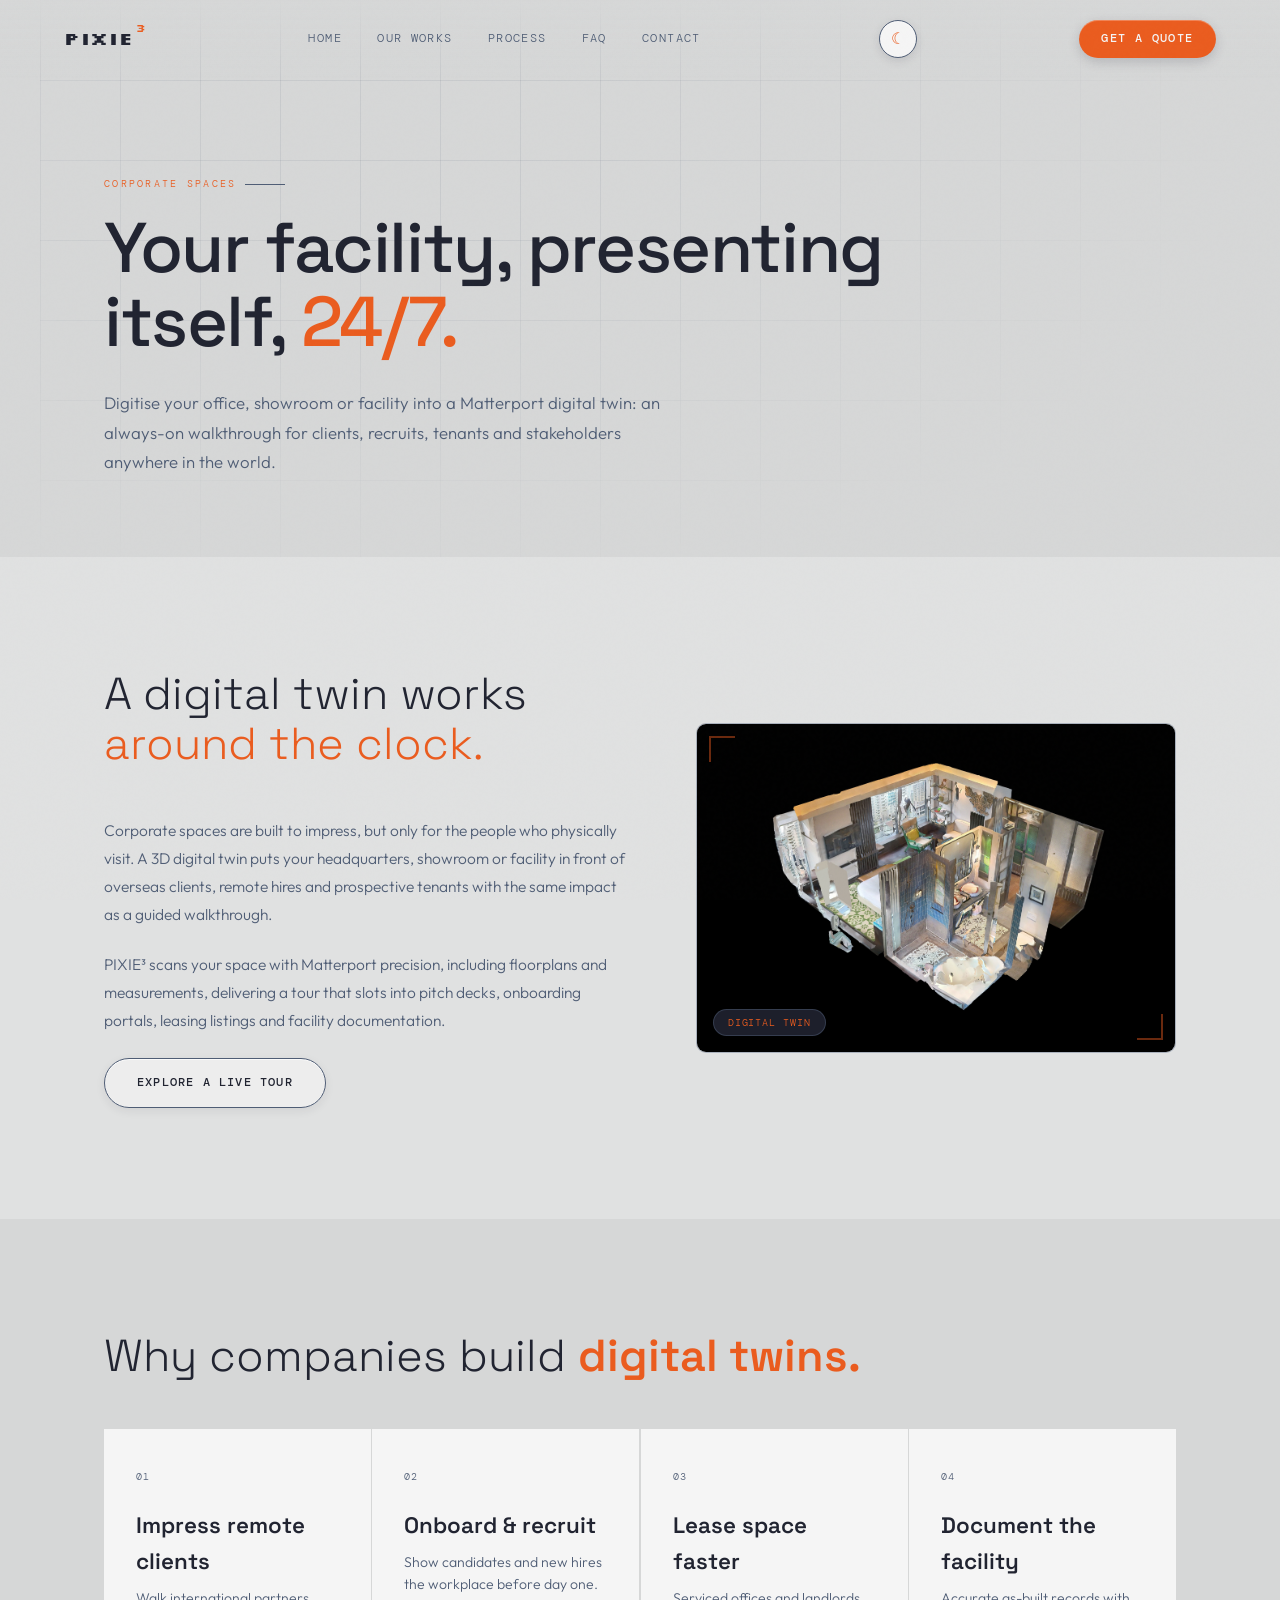
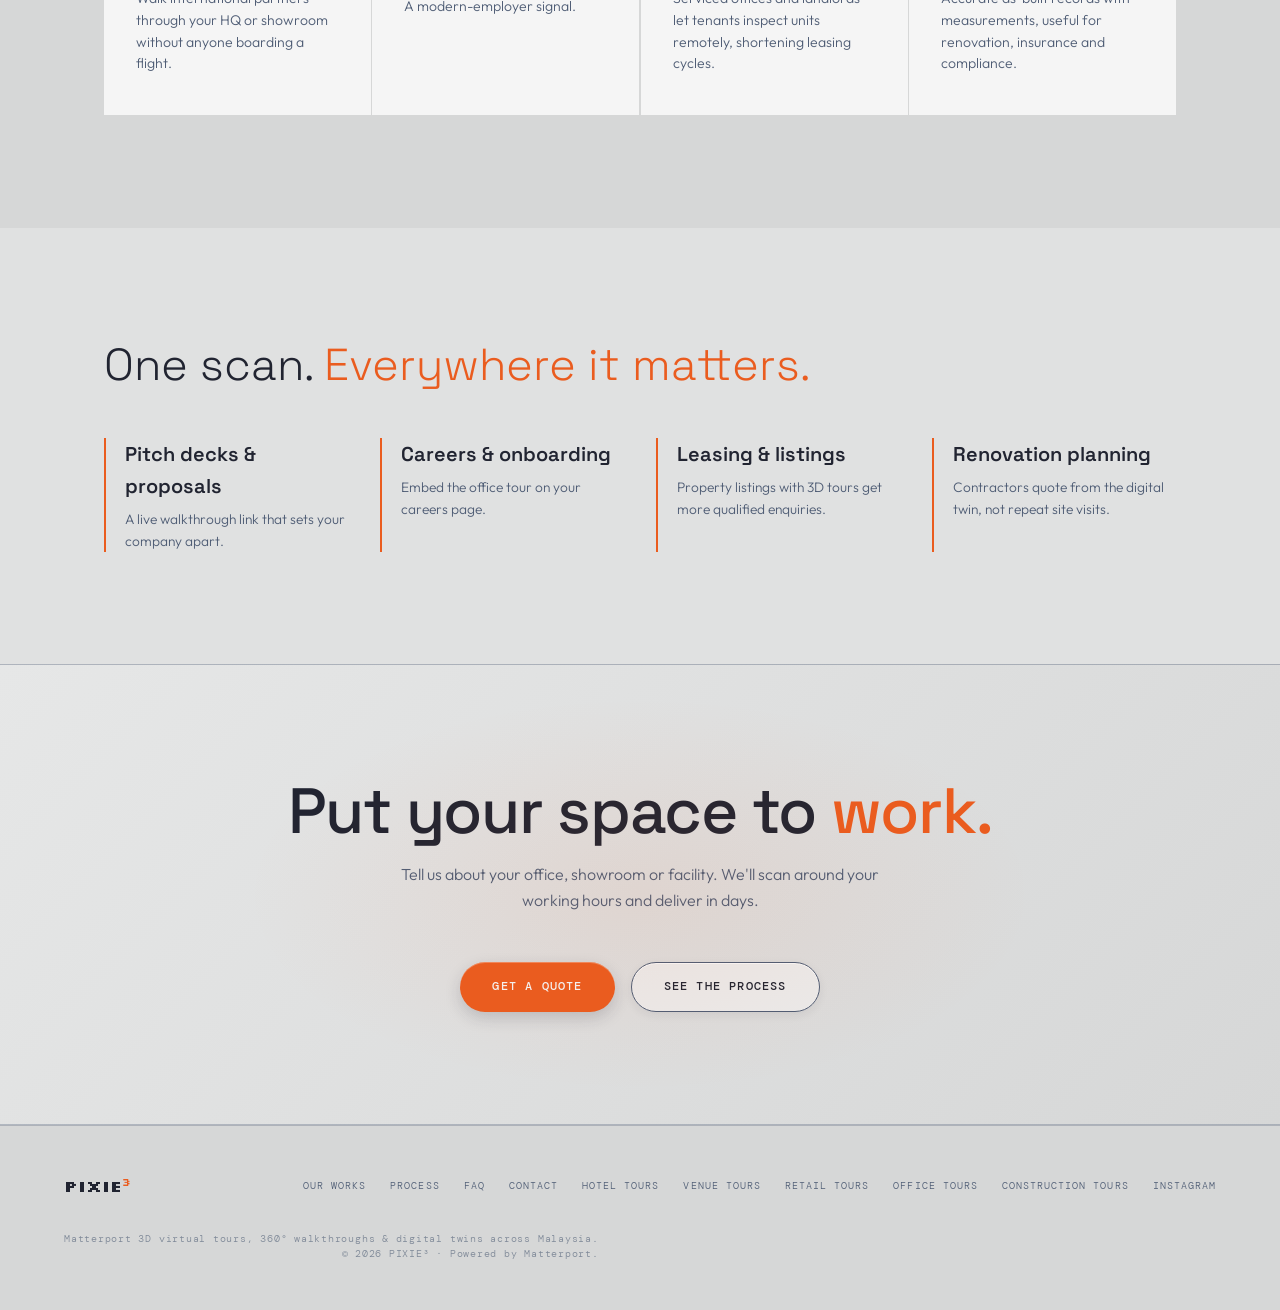
<file: office-virtual-tour.html>
<!DOCTYPE html>
<html lang="en">
<head>
  <meta charset="UTF-8" />
  <meta name="viewport" content="width=device-width, initial-scale=1.0" />
  <title>Office & Showroom Virtual Tour Malaysia | PIXIE³</title>
  <meta name="description" content="Matterport 3D virtual tours and digital twins for offices, showrooms and corporate facilities in Malaysia. Virtual onboarding, remote presentations, leasing and facility documentation." />
  <meta property="og:title" content="Office & Corporate Virtual Tours Malaysia | PIXIE³" />
  <meta property="og:description" content="Matterport 3D virtual tours and digital twins for offices, showrooms and corporate facilities in Malaysia. Virtual onboarding, remote presentations, leasing and facility documentation." />
  <meta property="og:url" content="https://pixiecube.my/office-virtual-tour.html" />
  <meta property="og:image" content="https://pixiecube.my/assets/room-scan.jpg" />
  <meta property="og:type" content="website" />
  <meta property="og:site_name" content="PIXIE³" />
  <meta property="og:locale" content="en_MY" />
  <meta name="twitter:card" content="summary_large_image" />
  <link rel="canonical" href="https://pixiecube.my/office-virtual-tour.html" />
  <link rel="icon" href="favicon.svg" type="image/svg+xml" />
  <link rel="icon" href="favicon.ico" sizes="48x48" />
  <link rel="apple-touch-icon" href="apple-touch-icon.png" />

  <script type="application/ld+json">
{
  "@context": "https://schema.org",
  "@graph": [
    {
      "@type": "Service",
      "name": "Office & Corporate Virtual Tours Malaysia",
      "serviceType": "Matterport 3D virtual tour production",
      "description": "Matterport 3D virtual tours and digital twins for offices, showrooms and corporate facilities in Malaysia. Virtual onboarding, remote presentations, leasing and facility documentation.",
      "url": "https://pixiecube.my/office-virtual-tour.html",
      "areaServed": {
        "@type": "Country",
        "name": "Malaysia"
      },
      "provider": {
        "@type": "LocalBusiness",
        "@id": "https://pixiecube.my/#business",
        "name": "PIXIE³",
        "url": "https://pixiecube.my/",
        "email": "hello@pixiecube.my",
        "telephone": "+60145845034",
        "address": {
          "@type": "PostalAddress",
          "streetAddress": "Plaza KLTS",
          "addressLocality": "Kuala Lumpur",
          "postalCode": "53000",
          "addressCountry": "MY"
        },
        "geo": {
          "@type": "GeoCoordinates",
          "latitude": 3.2035407,
          "longitude": 101.7034491
        },
        "sameAs": [
          "https://instagram.com/pixiecube.space"
        ]
      }
    },
    {
      "@type": "BreadcrumbList",
      "itemListElement": [
        {
          "@type": "ListItem",
          "position": 1,
          "name": "Home",
          "item": "https://pixiecube.my/"
        },
        {
          "@type": "ListItem",
          "position": 2,
          "name": "Corporate Spaces",
          "item": "https://pixiecube.my/office-virtual-tour.html"
        }
      ]
    }
  ]
}
  </script>

  <link rel="preconnect" href="https://fonts.googleapis.com" />
  <link rel="preconnect" href="https://fonts.gstatic.com" crossorigin />
  <link href="https://fonts.googleapis.com/css2?family=Space+Grotesk:wght@400;500;600;700&family=DM+Mono:wght@300;400;500&family=Outfit:wght@300;400;500;600&family=Silkscreen:wght@400;700&display=swap" rel="stylesheet" />
  <script>(function(){try{var t=localStorage.getItem('pixie-theme');if(!t){t=window.matchMedia&&window.matchMedia('(prefers-color-scheme: dark)').matches?'dark':'light';}document.documentElement.setAttribute('data-theme',t);}catch(e){}})();</script>
  <link rel="stylesheet" href="styles.css" />

  <style>
    .svc-intro { background: var(--navy-mid); }
    .svc-intro-grid {
      display: grid;
      grid-template-columns: 1.1fr 1fr;
      gap: 4rem;
      align-items: center;
    }
    .svc-intro-copy p { color: var(--mist); font-size: 0.97rem; line-height: 1.8; margin-bottom: 1.4rem; }
    .svc-intro-visual { aspect-ratio: 16/11; }
    .svc-benefits { background: var(--navy); }
    .svc-title { font-size: clamp(1.8rem, 3.5vw, 3rem); margin-bottom: 3rem; }
    .svc-uses { background: var(--navy-mid); }
    .use-row {
      display: grid;
      grid-template-columns: repeat(auto-fit, minmax(220px, 1fr));
      gap: 2rem;
    }
    .use {
      border-left: 2px solid var(--amber);
      padding-left: 1.2rem;
      transition: transform 0.3s var(--ease-out-expo);
    }
    .use:hover { transform: translateX(4px); }
    .use-title {
      font-family: var(--ff-display);
      font-size: 1.25rem;
      font-weight: 600;
      color: var(--white);
      margin-bottom: 0.4rem;
    }
    .use-desc { font-size: 0.86rem; color: var(--mist); line-height: 1.6; }
    @media (max-width: 900px) {
      .svc-intro-grid { grid-template-columns: 1fr; gap: 2.5rem; }
    }
  </style>
</head>
<body>

  <nav aria-label="Main navigation">
    <a href="index.html" class="logo">PIXIE<sup>3</sup></a>
    <button class="nav-toggle" aria-expanded="false" aria-controls="nav-menu">Menu</button>
    <ul class="nav-links" id="nav-menu">
      <li><a href="index.html">Home</a></li>
      <li><a href="works.html">Our Works</a></li>
      <li><a href="process.html">Process</a></li>
      <li><a href="faq.html">FAQ</a></li>
      <li><a href="contact.html">Contact</a></li>
    </ul>
    <button class="theme-toggle" aria-label="Switch theme">☾</button>
    <a href="contact.html" class="nav-cta">Get a Quote</a>
  </nav>

  <header class="page-hero">
    <p class="eyebrow">Corporate Spaces</p>
    <h1>Your facility, presenting itself, <em>24/7.</em></h1>
    <p class="lede">Digitise your office, showroom or facility into a Matterport digital twin: an always-on walkthrough for clients, recruits, tenants and stakeholders anywhere in the world.</p>
  </header>

  <section class="svc-intro" aria-labelledby="intro-heading">
    <div class="section-inner">
      <div class="svc-intro-grid">
        <div class="svc-intro-copy reveal">
          <h2 class="display-title svc-title" id="intro-heading">A digital twin works <em>around the clock.</em></h2>
          <p>Corporate spaces are built to impress, but only for the people who physically visit. A 3D digital twin puts your headquarters, showroom or facility in front of overseas clients, remote hires and prospective tenants with the same impact as a guided walkthrough.</p>
          <p>PIXIE³ scans your space with Matterport precision, including floorplans and measurements, delivering a tour that slots into pitch decks, onboarding portals, leasing listings and facility documentation.</p>
          <a href="works.html" class="btn-ghost">Explore a live tour</a>
        </div>
        <div class="frame svc-intro-visual reveal">
          <span class="corner tl" aria-hidden="true"></span>
          <img src="assets/dollhouse.jpg" alt="Matterport digital twin dollhouse view of a corporate space in Malaysia" loading="lazy" />
          <span class="corner br" aria-hidden="true"></span>
          <span class="badge">Digital twin</span>
        </div>
      </div>
    </div>
  </section>

  <section class="svc-benefits" aria-labelledby="benefits-heading">
    <div class="section-inner">
      <h2 class="display-title svc-title reveal" id="benefits-heading">Why companies build <strong>digital twins.</strong></h2>
      <div class="card-grid" role="list">
        <article data-tilt class="card reveal" role="listitem">
          <div class="card-num">01</div>
          <div class="card-title">Impress remote clients</div>
          <p class="card-line">Walk international partners through your HQ or showroom without anyone boarding a flight.</p>
        </article>

        <article data-tilt class="card reveal" role="listitem">
          <div class="card-num">02</div>
          <div class="card-title">Onboard & recruit</div>
          <p class="card-line">Show candidates and new hires the workplace before day one. A modern-employer signal.</p>
        </article>

        <article data-tilt class="card reveal" role="listitem">
          <div class="card-num">03</div>
          <div class="card-title">Lease space faster</div>
          <p class="card-line">Serviced offices and landlords let tenants inspect units remotely, shortening leasing cycles.</p>
        </article>

        <article data-tilt class="card reveal" role="listitem">
          <div class="card-num">04</div>
          <div class="card-title">Document the facility</div>
          <p class="card-line">Accurate as-built records with measurements, useful for renovation, insurance and compliance.</p>
        </article>
      </div>
    </div>
  </section>

  <section class="svc-uses" aria-labelledby="uses-heading">
    <div class="section-inner">
      <h2 class="display-title svc-title reveal" id="uses-heading">One scan. <em>Everywhere it matters.</em></h2>
      <div class="use-row">
        <div class="use reveal">
          <div class="use-title">Pitch decks & proposals</div>
          <p class="use-desc">A live walkthrough link that sets your company apart.</p>
        </div>

        <div class="use reveal">
          <div class="use-title">Careers & onboarding</div>
          <p class="use-desc">Embed the office tour on your careers page.</p>
        </div>

        <div class="use reveal">
          <div class="use-title">Leasing & listings</div>
          <p class="use-desc">Property listings with 3D tours get more qualified enquiries.</p>
        </div>

        <div class="use reveal">
          <div class="use-title">Renovation planning</div>
          <p class="use-desc">Contractors quote from the digital twin, not repeat site visits.</p>
        </div>
      </div>
    </div>
  </section>

  <section class="cta-band" aria-labelledby="cta-heading">
    <div class="section-inner">
      <h2 class="cta-title" id="cta-heading">Put your space to <em>work.</em></h2>
      <p class="cta-sub">Tell us about your office, showroom or facility. We'll scan around your working hours and deliver in days.</p>
      <div class="cta-actions">
        <a href="contact.html" class="btn-primary">Get a quote</a>
        <a href="process.html" class="btn-ghost">See the process</a>
      </div>
    </div>
  </section>

  <footer>
    <div class="footer-inner">
      <div class="footer-logo">PIXIE<sup>3</sup></div>
      <ul class="footer-links">
        <li><a href="works.html">Our Works</a></li>
        <li><a href="process.html">Process</a></li>
        <li><a href="faq.html">FAQ</a></li>
        <li><a href="contact.html">Contact</a></li>
        <li><a href="hotel-virtual-tour.html">Hotel Tours</a></li>
        <li><a href="event-venue-virtual-tour.html">Venue Tours</a></li>
        <li><a href="retail-virtual-tour.html">Retail Tours</a></li>
        <li><a href="office-virtual-tour.html">Office Tours</a></li>
        <li><a href="construction-virtual-tour.html">Construction Tours</a></li>
        <li><a href="https://instagram.com/pixiecube.space" target="_blank" rel="noopener">Instagram</a></li>
      </ul>
      <div class="footer-legal">
        Matterport 3D virtual tours, 360° walkthroughs &amp; digital twins across Malaysia.<br>
        © 2026 PIXIE³ · Powered by Matterport.
      </div>
    </div>
  </footer>

  <script src="site.js"></script>
</body>
</html>
</file>
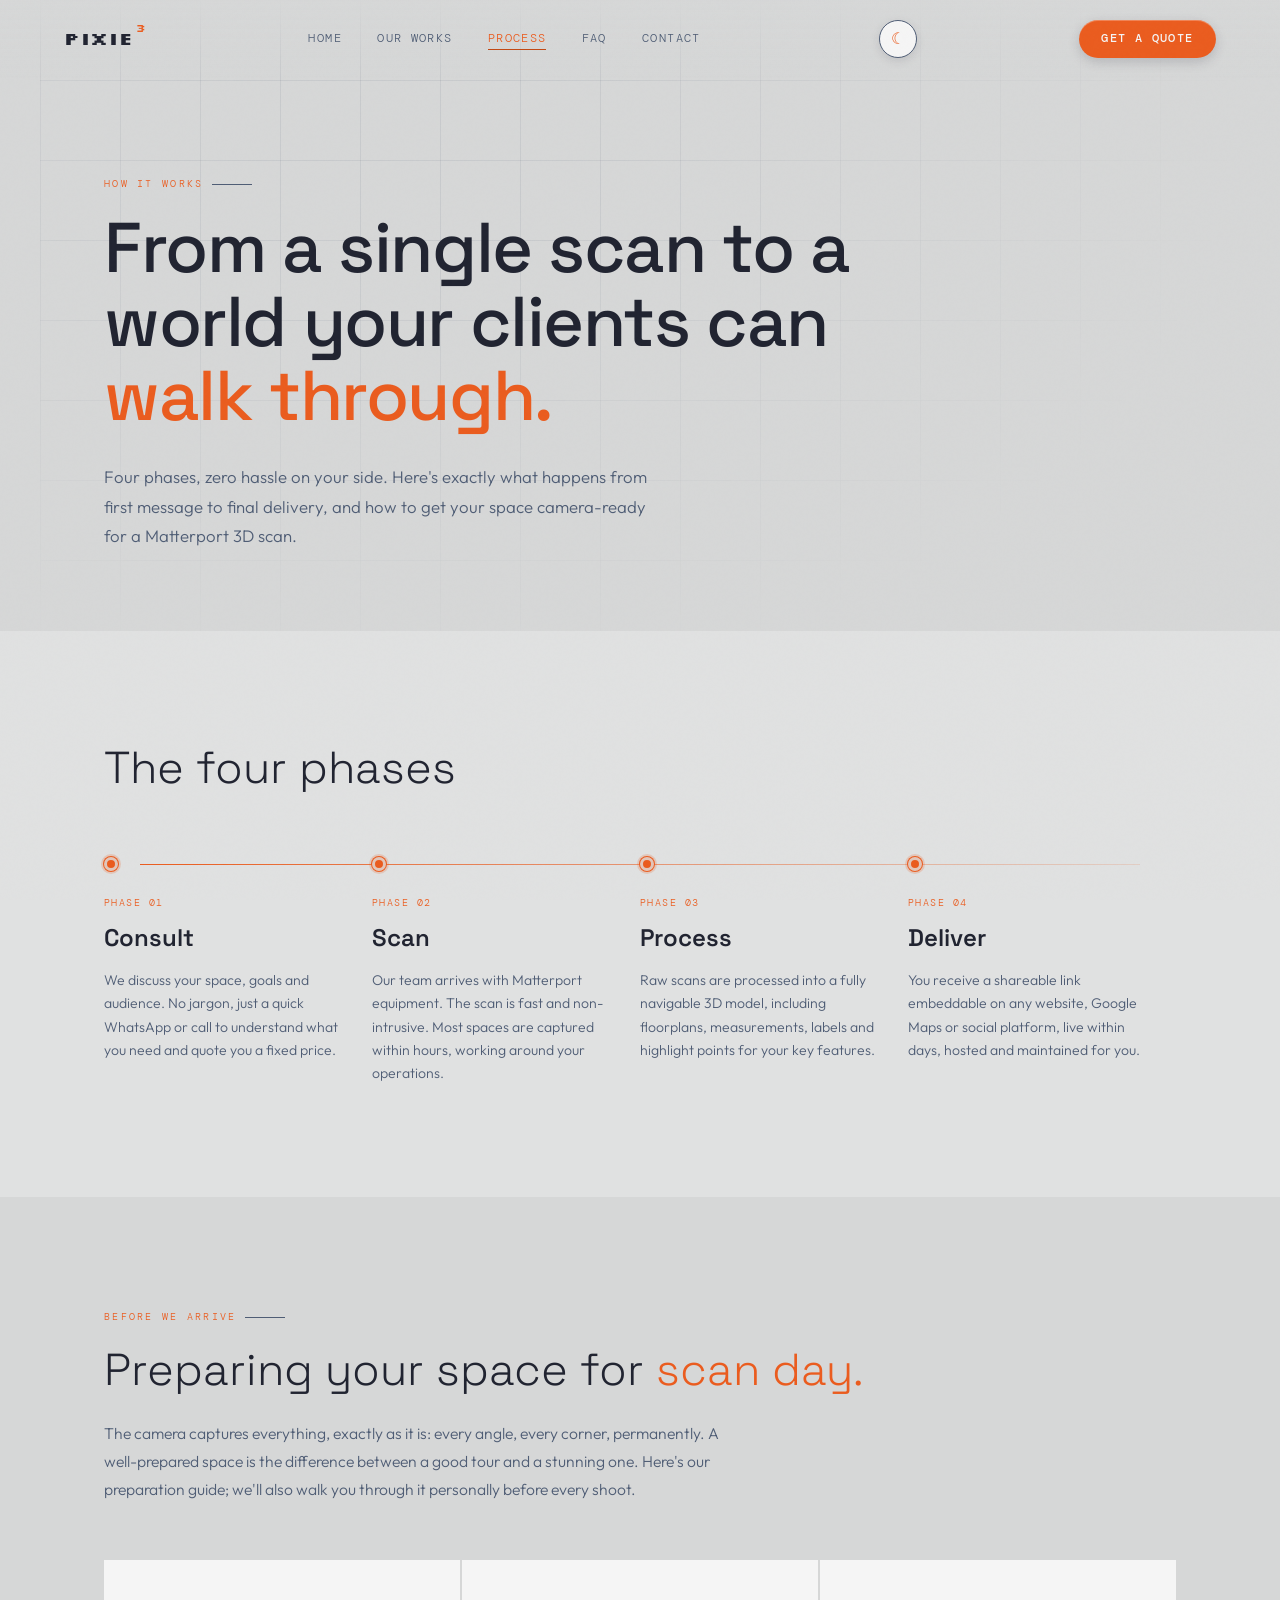
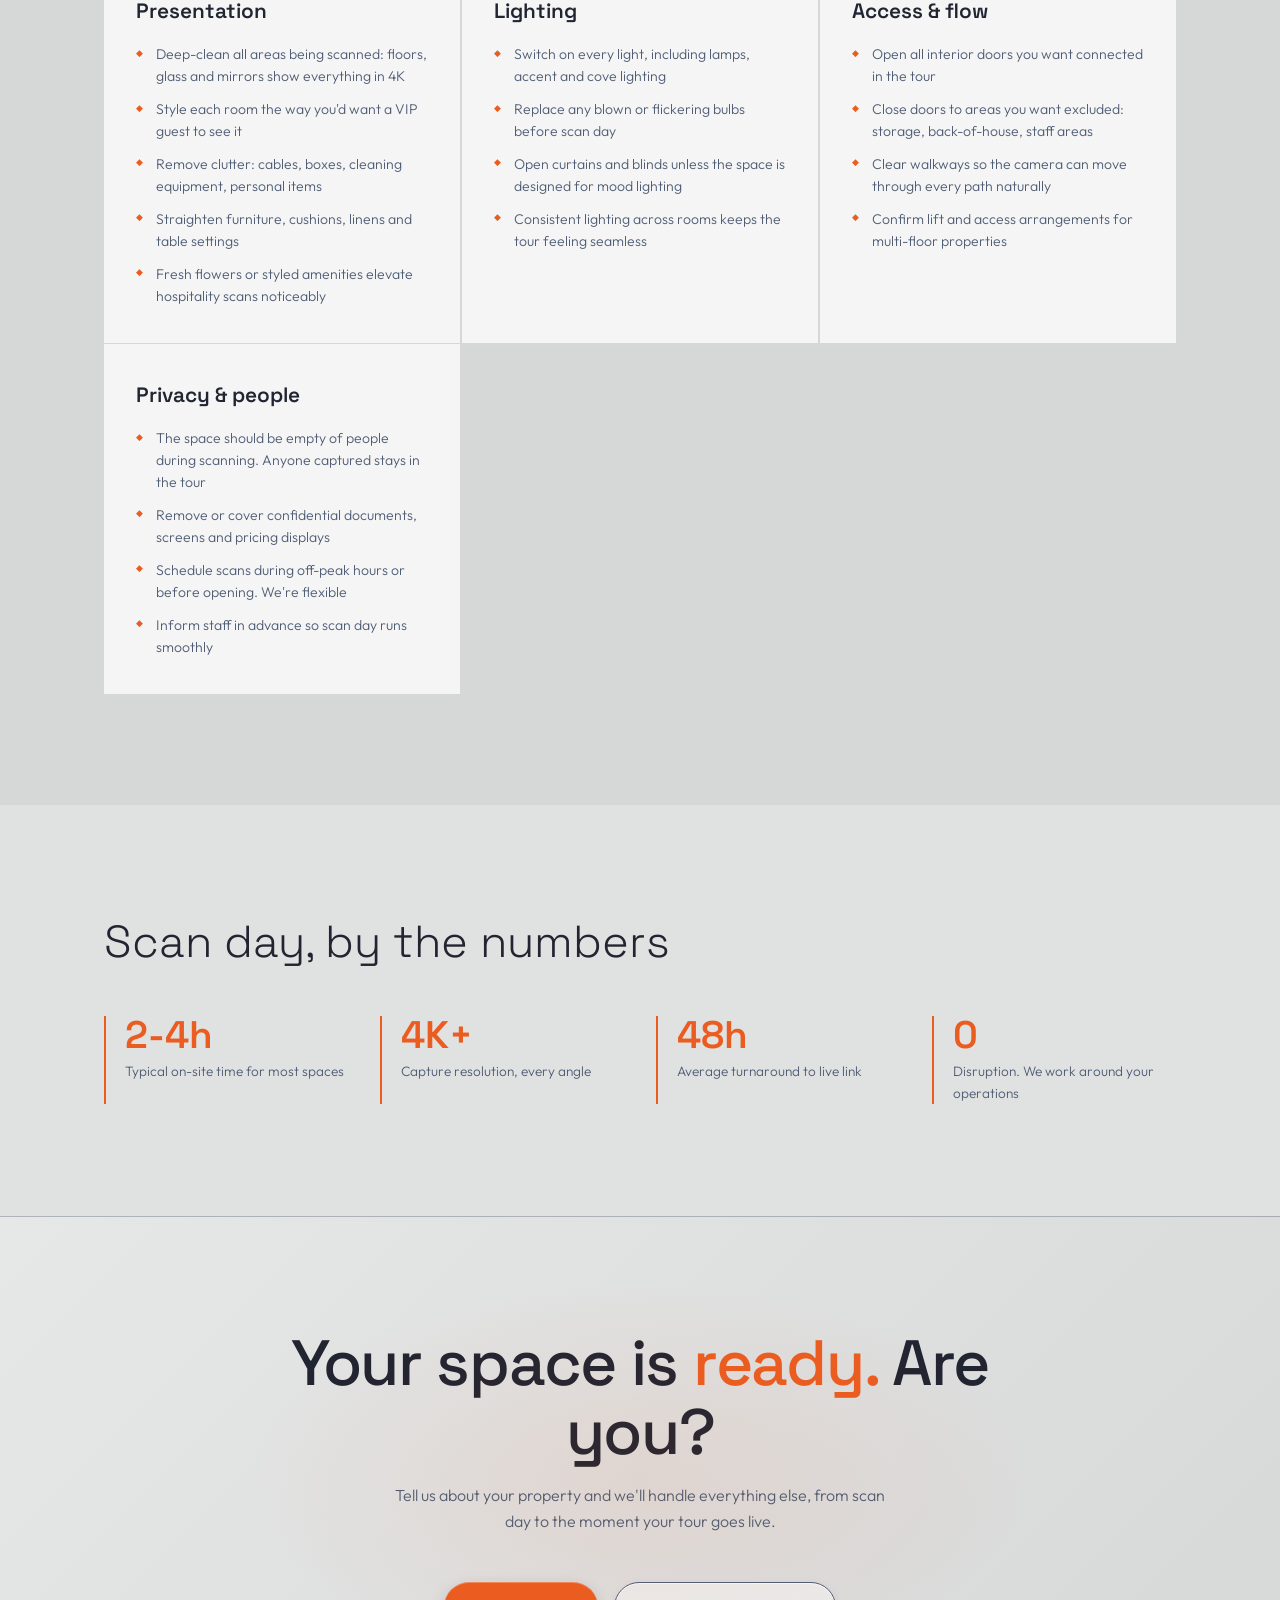
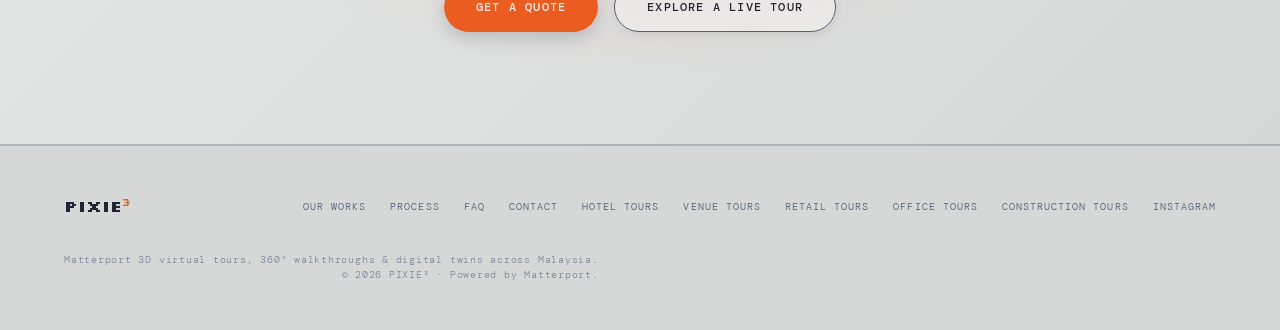
<file: process.html>
<!DOCTYPE html>
<html lang="en">
<head>
  <meta charset="UTF-8" />
  <meta name="viewport" content="width=device-width, initial-scale=1.0" />
  <title>How Matterport 3D Scanning Works | PIXIE³ Malaysia</title>
  <meta name="description" content="How PIXIE³ captures your space in Malaysia: consultation, Matterport scanning, processing and delivery in as fast as 48 hours, plus a full pre-scan preparation checklist." />
  <meta property="og:title" content="Our Process | PIXIE³ 3D Virtual Tours" />
  <meta property="og:description" content="From a single scan to a world your clients can walk through. See exactly how a PIXIE³ project runs." />
  <meta property="og:url" content="https://pixiecube.my/process.html" />
  <meta property="og:image" content="https://pixiecube.my/assets/room-scan.jpg" />
  <meta property="og:type" content="website" />
  <meta property="og:site_name" content="PIXIE³" />
  <meta property="og:locale" content="en_MY" />
  <meta name="twitter:card" content="summary_large_image" />
  <link rel="canonical" href="https://pixiecube.my/process.html" />
  <link rel="icon" href="favicon.svg" type="image/svg+xml" />
  <link rel="icon" href="favicon.ico" sizes="48x48" />
  <link rel="apple-touch-icon" href="apple-touch-icon.png" />

  <script type="application/ld+json">
  {
    "@context": "https://schema.org",
    "@graph": [
      {
        "@type": "LocalBusiness",
        "@id": "https://pixiecube.my/#business",
        "name": "PIXIE³",
        "url": "https://pixiecube.my/",
        "email": "hello@pixiecube.my",
        "telephone": "+60145845034",
        "image": "https://pixiecube.my/assets/room-scan.jpg",
        "address": { "@type": "PostalAddress", "streetAddress": "Plaza KLTS", "addressLocality": "Kuala Lumpur", "postalCode": "53000", "addressCountry": "MY" },
        "geo": { "@type": "GeoCoordinates", "latitude": 3.2035407, "longitude": 101.7034491 },
        "areaServed": { "@type": "Country", "name": "Malaysia" },
        "sameAs": ["https://instagram.com/pixiecube.space"]
      },
      {
        "@type": "HowTo",
        "name": "How a PIXIE³ 3D virtual tour project works",
        "description": "The four phases of a Matterport 3D virtual tour project with PIXIE³ in Malaysia.",
        "step": [
          { "@type": "HowToStep", "position": 1, "name": "Consult", "text": "Discuss your space, goals and audience over WhatsApp or a call, and receive a fixed quote." },
          { "@type": "HowToStep", "position": 2, "name": "Scan", "text": "The PIXIE³ team captures your space with Matterport equipment — most spaces within hours." },
          { "@type": "HowToStep", "position": 3, "name": "Process", "text": "Raw scans are processed into a navigable 3D model with floorplans, measurements and highlight points." },
          { "@type": "HowToStep", "position": 4, "name": "Deliver", "text": "Receive a shareable link embeddable on any website, Google Maps or social platform, live within days." }
        ]
      },
      {
        "@type": "BreadcrumbList",
        "itemListElement": [
          { "@type": "ListItem", "position": 1, "name": "Home", "item": "https://pixiecube.my/" },
          { "@type": "ListItem", "position": 2, "name": "Process", "item": "https://pixiecube.my/process.html" }
        ]
      }
    ]
  }
  </script>

  <link rel="preconnect" href="https://fonts.googleapis.com" />
  <link rel="preconnect" href="https://fonts.gstatic.com" crossorigin />
  <link href="https://fonts.googleapis.com/css2?family=Space+Grotesk:wght@400;500;600;700&family=DM+Mono:wght@300;400;500&family=Outfit:wght@300;400;500;600&family=Silkscreen:wght@400;700&display=swap" rel="stylesheet" />
  <script>(function(){try{var t=localStorage.getItem('pixie-theme');if(!t){t=window.matchMedia&&window.matchMedia('(prefers-color-scheme: dark)').matches?'dark':'light';}document.documentElement.setAttribute('data-theme',t);}catch(e){}})();</script>
  <link rel="stylesheet" href="styles.css" />

  <style>
    /* timeline */
    .process { background: var(--navy-mid); }
    .process-track {
      position: relative;
      display: grid;
      grid-template-columns: repeat(4, 1fr);
    }
    .process-track::before {
      content: '';
      position: absolute;
      top: 7px; left: 36px; right: 36px;
      height: 1px;
      background: linear-gradient(to right, var(--amber), rgba(234,92,31,0.15));
    }
    .process-step { padding: 0 1.5rem 0 0; position: relative; }
    .step-dot {
      width: 14px; height: 14px;
      border-radius: 50%;
      background: var(--amber);
      border: 3px solid var(--navy-mid);
      box-shadow: 0 0 0 1px var(--amber);
      margin-bottom: 1.5rem;
      position: relative;
      z-index: 2;
    }
    .step-dot::after {
      content: '';
      position: absolute;
      inset: -6px;
      border-radius: 50%;
      background: var(--amber-glow);
      animation: dotPulse 3s ease-in-out infinite;
    }
    @keyframes dotPulse {
      0%, 100% { transform: scale(1); opacity: 0.6; }
      50%       { transform: scale(1.5); opacity: 0; }
    }
    .process-step:nth-child(2) .step-dot::after { animation-delay: 0.75s; }
    .process-step:nth-child(3) .step-dot::after { animation-delay: 1.5s; }
    .process-step:nth-child(4) .step-dot::after { animation-delay: 2.25s; }
    .step-phase {
      font-family: var(--ff-mono);
      font-size: 0.62rem;
      letter-spacing: 0.15em;
      text-transform: uppercase;
      color: var(--amber);
      margin-bottom: 0.5rem;
    }
    .step-name {
      font-family: var(--ff-display);
      font-size: 1.5rem;
      font-weight: 600;
      color: var(--white);
      margin-bottom: 0.75rem;
    }
    .step-desc { font-size: 0.88rem; color: var(--mist); line-height: 1.65; }

    /* preparation checklist */
    .prep { background: var(--navy); }
    .prep-intro {
      max-width: 640px;
      color: var(--mist);
      font-size: 0.98rem;
      line-height: 1.8;
      margin-bottom: 3.5rem;
    }
    .prep-grid {
      display: grid;
      grid-template-columns: repeat(auto-fit, minmax(300px, 1fr));
      gap: 1.5px;
    }
    .prep-card {
      background: var(--navy-card);
      padding: 2.2rem 2rem;
      position: relative;
      overflow: hidden;
      transition: background 0.3s;
    }
    .prep-card:hover { background: var(--navy-edge); }
    .prep-card::after {
      content: '';
      position: absolute;
      top: 0; left: 0;
      width: 2px; height: 0;
      background: var(--amber);
      transition: height 0.4s var(--ease-out-expo);
    }
    .prep-card:hover::after { height: 100%; }
    .prep-card-title {
      font-family: var(--ff-display);
      font-size: 1.3rem;
      font-weight: 600;
      color: var(--white);
      margin-bottom: 1rem;
      display: flex;
      align-items: center;
      gap: 0.6em;
    }
    .prep-card-title .glyph { font-size: 1.1rem; }
    .prep-list {
      list-style: none;
      display: flex;
      flex-direction: column;
      gap: 0.7rem;
    }
    .prep-list li {
      font-size: 0.88rem;
      color: var(--mist);
      line-height: 1.55;
      padding-left: 1.4em;
      position: relative;
    }
    .prep-list li::before {
      content: '◆';
      position: absolute;
      left: 0;
      top: 0.15em;
      color: var(--amber);
      font-size: 0.55rem;
    }

    /* scan-day facts */
    .facts { background: var(--navy-mid); }
    .facts-row {
      display: grid;
      grid-template-columns: repeat(auto-fit, minmax(200px, 1fr));
      gap: 2rem;
    }
    .fact {
      border-left: 2px solid var(--amber);
      padding-left: 1.2rem;
      transition: transform 0.3s var(--ease-out-expo);
    }
    .fact:hover { transform: translateX(4px); }
    .fact-num {
      font-family: var(--ff-display);
      font-size: 2.4rem;
      font-weight: 600;
      color: var(--amber);
      line-height: 1;
    }
    .fact-label { font-size: 0.85rem; color: var(--mist); margin-top: 0.4rem; }

    @media (max-width: 900px) {
      .process-track { grid-template-columns: 1fr 1fr; row-gap: 3rem; }
      .process-track::before { display: none; }
    }
    @media (max-width: 600px) {
      .process-track { grid-template-columns: 1fr; }
    }
  </style>
</head>
<body>

  <nav aria-label="Main navigation">
    <a href="index.html" class="logo">PIXIE<sup>3</sup></a>
    <button class="nav-toggle" aria-expanded="false" aria-controls="nav-menu">Menu</button>
    <ul class="nav-links" id="nav-menu">
      <li><a href="index.html">Home</a></li>
      <li><a href="works.html">Our Works</a></li>
      <li><a href="process.html" class="active">Process</a></li>
      <li><a href="faq.html">FAQ</a></li>
      <li><a href="contact.html">Contact</a></li>
    </ul>
    <button class="theme-toggle" aria-label="Switch theme">☾</button>
    <a href="contact.html" class="nav-cta">Get a Quote</a>
  </nav>

  <!-- PAGE HERO -->
  <header class="page-hero">
    <p class="eyebrow">How it works</p>
    <h1>From a single scan to a world your clients can <em>walk through.</em></h1>
    <p class="lede">Four phases, zero hassle on your side. Here's exactly what happens from first message to final delivery, and how to get your space camera-ready for a Matterport 3D scan.</p>
  </header>

  <!-- TIMELINE -->
  <section class="process" aria-labelledby="process-heading">
    <div class="section-inner">
      <h2 class="display-title reveal" style="font-size: clamp(1.8rem, 3.5vw, 2.8rem); margin-bottom: 4rem;" id="process-heading">The four phases</h2>
      <div class="process-track">

        <div class="process-step reveal">
          <div class="step-dot" aria-hidden="true"></div>
          <div class="step-phase">Phase 01</div>
          <div class="step-name">Consult</div>
          <p class="step-desc">We discuss your space, goals and audience. No jargon, just a quick WhatsApp or call to understand what you need and quote you a fixed price.</p>
        </div>

        <div class="process-step reveal">
          <div class="step-dot" aria-hidden="true"></div>
          <div class="step-phase">Phase 02</div>
          <div class="step-name">Scan</div>
          <p class="step-desc">Our team arrives with Matterport equipment. The scan is fast and non-intrusive. Most spaces are captured within hours, working around your operations.</p>
        </div>

        <div class="process-step reveal">
          <div class="step-dot" aria-hidden="true"></div>
          <div class="step-phase">Phase 03</div>
          <div class="step-name">Process</div>
          <p class="step-desc">Raw scans are processed into a fully navigable 3D model, including floorplans, measurements, labels and highlight points for your key features.</p>
        </div>

        <div class="process-step reveal">
          <div class="step-dot" aria-hidden="true"></div>
          <div class="step-phase">Phase 04</div>
          <div class="step-name">Deliver</div>
          <p class="step-desc">You receive a shareable link embeddable on any website, Google Maps or social platform, live within days, hosted and maintained for you.</p>
        </div>

      </div>
    </div>
  </section>

  <!-- PRE-SCAN PREPARATION -->
  <section class="prep" aria-labelledby="prep-heading">
    <div class="section-inner">
      <p class="eyebrow reveal">Before we arrive</p>
      <h2 class="display-title reveal" style="font-size: clamp(1.8rem, 3.5vw, 3rem); margin-bottom: 1.5rem;" id="prep-heading">Preparing your space for <em>scan day.</em></h2>
      <p class="prep-intro reveal">
        The camera captures everything, exactly as it is: every angle, every corner, permanently. A well-prepared space is the difference between a good tour and a stunning one. Here's our preparation guide; we'll also walk you through it personally before every shoot.
      </p>

      <div class="prep-grid">

        <div data-tilt class="prep-card reveal">
          <div class="prep-card-title">Presentation</div>
          <ul class="prep-list">
            <li>Deep-clean all areas being scanned: floors, glass and mirrors show everything in 4K</li>
            <li>Style each room the way you'd want a VIP guest to see it</li>
            <li>Remove clutter: cables, boxes, cleaning equipment, personal items</li>
            <li>Straighten furniture, cushions, linens and table settings</li>
            <li>Fresh flowers or styled amenities elevate hospitality scans noticeably</li>
          </ul>
        </div>

        <div data-tilt class="prep-card reveal">
          <div class="prep-card-title">Lighting</div>
          <ul class="prep-list">
            <li>Switch on every light, including lamps, accent and cove lighting</li>
            <li>Replace any blown or flickering bulbs before scan day</li>
            <li>Open curtains and blinds unless the space is designed for mood lighting</li>
            <li>Consistent lighting across rooms keeps the tour feeling seamless</li>
          </ul>
        </div>

        <div data-tilt class="prep-card reveal">
          <div class="prep-card-title">Access &amp; flow</div>
          <ul class="prep-list">
            <li>Open all interior doors you want connected in the tour</li>
            <li>Close doors to areas you want excluded: storage, back-of-house, staff areas</li>
            <li>Clear walkways so the camera can move through every path naturally</li>
            <li>Confirm lift and access arrangements for multi-floor properties</li>
          </ul>
        </div>

        <div data-tilt class="prep-card reveal">
          <div class="prep-card-title">Privacy &amp; people</div>
          <ul class="prep-list">
            <li>The space should be empty of people during scanning. Anyone captured stays in the tour</li>
            <li>Remove or cover confidential documents, screens and pricing displays</li>
            <li>Schedule scans during off-peak hours or before opening. We're flexible</li>
            <li>Inform staff in advance so scan day runs smoothly</li>
          </ul>
        </div>

      </div>
    </div>
  </section>

  <!-- SCAN DAY FACTS -->
  <section class="facts" aria-labelledby="facts-heading">
    <div class="section-inner">
      <h2 class="display-title reveal" style="font-size: clamp(1.8rem, 3.5vw, 2.8rem); margin-bottom: 3rem;" id="facts-heading">Scan day, by the numbers</h2>
      <div class="facts-row">
        <div class="fact reveal">
          <div class="fact-num">2-4h</div>
          <div class="fact-label">Typical on-site time for most spaces</div>
        </div>
        <div class="fact reveal">
          <div class="fact-num">4K+</div>
          <div class="fact-label">Capture resolution, every angle</div>
        </div>
        <div class="fact reveal">
          <div class="fact-num">48h</div>
          <div class="fact-label">Average turnaround to live link</div>
        </div>
        <div class="fact reveal">
          <div class="fact-num">0</div>
          <div class="fact-label">Disruption. We work around your operations</div>
        </div>
      </div>
    </div>
  </section>

  <!-- CTA -->
  <section class="cta-band" aria-labelledby="cta-heading">
    <div class="section-inner">
      <h2 class="cta-title" id="cta-heading">Your space is <em>ready.</em> Are you?</h2>
      <p class="cta-sub">Tell us about your property and we'll handle everything else, from scan day to the moment your tour goes live.</p>
      <div class="cta-actions">
        <a href="contact.html" class="btn-primary">Get a quote</a>
        <a href="works.html" class="btn-ghost">Explore a live tour</a>
      </div>
    </div>
  </section>

  <footer>
    <div class="footer-inner">
      <div class="footer-logo">PIXIE<sup>3</sup></div>
      <ul class="footer-links">
        <li><a href="works.html">Our Works</a></li>
        <li><a href="process.html">Process</a></li>
        <li><a href="faq.html">FAQ</a></li>
        <li><a href="contact.html">Contact</a></li>
        <li><a href="hotel-virtual-tour.html">Hotel Tours</a></li>
        <li><a href="event-venue-virtual-tour.html">Venue Tours</a></li>
        <li><a href="retail-virtual-tour.html">Retail Tours</a></li>
        <li><a href="office-virtual-tour.html">Office Tours</a></li>
        <li><a href="construction-virtual-tour.html">Construction Tours</a></li>
        <li><a href="https://instagram.com/pixiecube.space" target="_blank" rel="noopener">Instagram</a></li>
      </ul>
      <div class="footer-legal">
        Matterport 3D virtual tours, 360° walkthroughs &amp; digital twins across Malaysia.<br>
        © 2026 PIXIE³ · Powered by Matterport.
      </div>
    </div>
  </footer>

  <script src="site.js"></script>
</body>
</html>
</file>
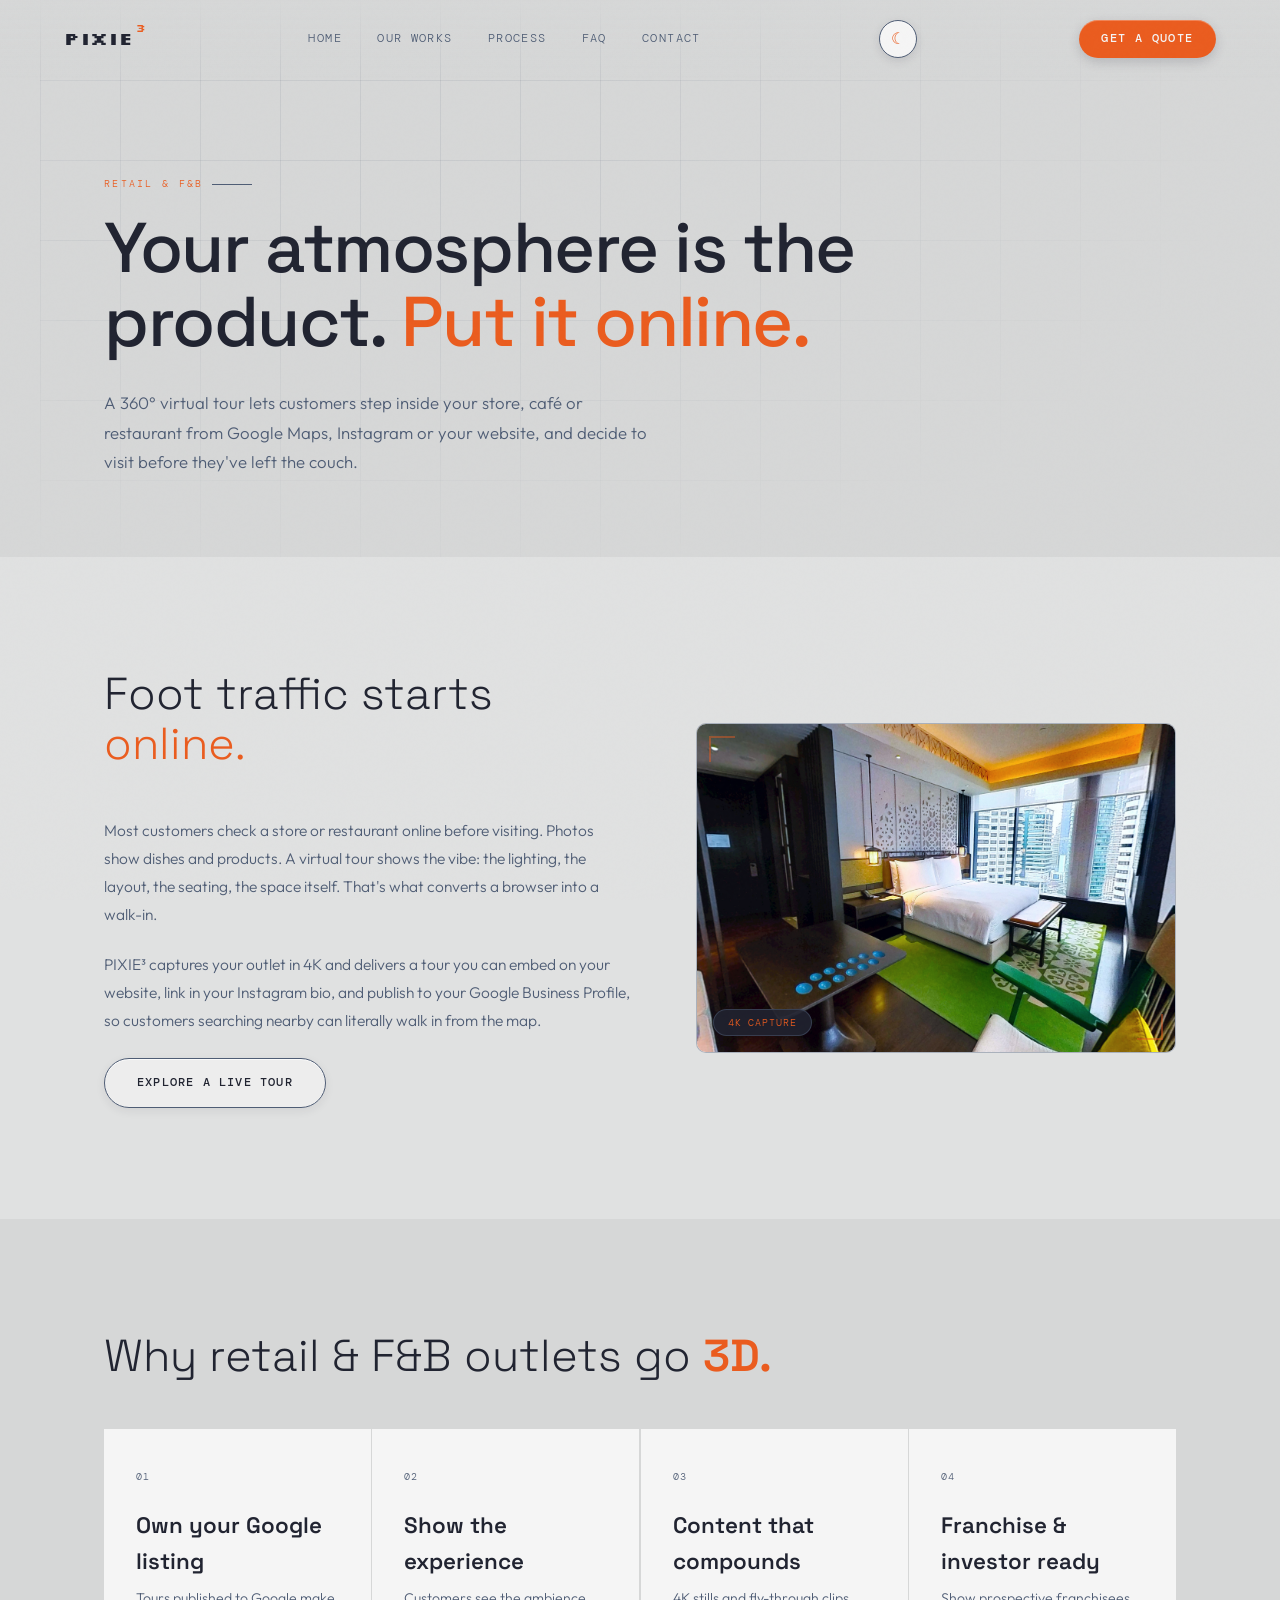
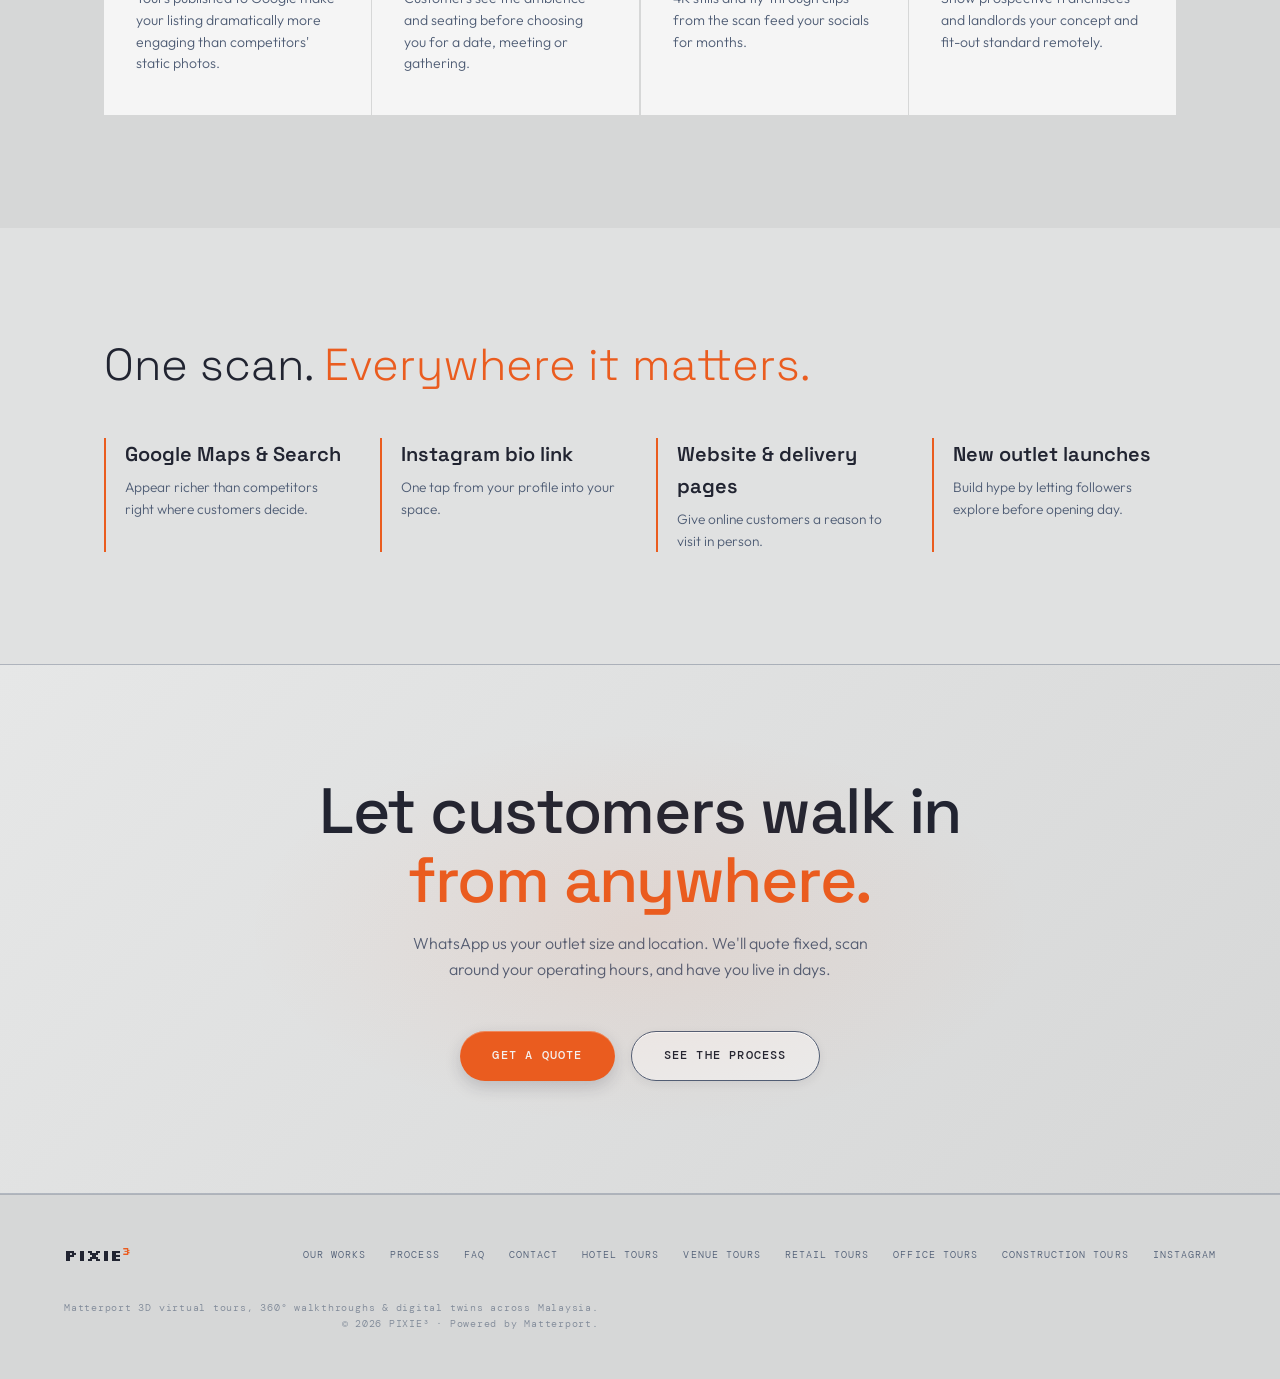
<file: retail-virtual-tour.html>
<!DOCTYPE html>
<html lang="en">
<head>
  <meta charset="UTF-8" />
  <meta name="viewport" content="width=device-width, initial-scale=1.0" />
  <title>Retail & F&B Virtual Tour Malaysia | 360 Store Tours | PIXIE³</title>
  <meta name="description" content="Matterport 3D virtual tours for retail stores, cafés and restaurants in Malaysia. Show your atmosphere and layout online, boost your Google Maps listing, and turn browsers into walk-ins." />
  <meta property="og:title" content="Retail & F&B Virtual Tours Malaysia | PIXIE³" />
  <meta property="og:description" content="Matterport 3D virtual tours for retail stores, cafés and restaurants in Malaysia. Show your atmosphere and layout online, boost your Google Maps listing, and turn browsers into walk-ins." />
  <meta property="og:url" content="https://pixiecube.my/retail-virtual-tour.html" />
  <meta property="og:image" content="https://pixiecube.my/assets/room-scan.jpg" />
  <meta property="og:type" content="website" />
  <meta property="og:site_name" content="PIXIE³" />
  <meta property="og:locale" content="en_MY" />
  <meta name="twitter:card" content="summary_large_image" />
  <link rel="canonical" href="https://pixiecube.my/retail-virtual-tour.html" />
  <link rel="icon" href="favicon.svg" type="image/svg+xml" />
  <link rel="icon" href="favicon.ico" sizes="48x48" />
  <link rel="apple-touch-icon" href="apple-touch-icon.png" />

  <script type="application/ld+json">
{
  "@context": "https://schema.org",
  "@graph": [
    {
      "@type": "Service",
      "name": "Retail & F&B Virtual Tours Malaysia",
      "serviceType": "Matterport 3D virtual tour production",
      "description": "Matterport 3D virtual tours for retail stores, cafés and restaurants in Malaysia. Show your atmosphere and layout online, boost your Google Maps listing, and turn browsers into walk-ins.",
      "url": "https://pixiecube.my/retail-virtual-tour.html",
      "areaServed": {
        "@type": "Country",
        "name": "Malaysia"
      },
      "provider": {
        "@type": "LocalBusiness",
        "@id": "https://pixiecube.my/#business",
        "name": "PIXIE³",
        "url": "https://pixiecube.my/",
        "email": "hello@pixiecube.my",
        "telephone": "+60145845034",
        "address": {
          "@type": "PostalAddress",
          "streetAddress": "Plaza KLTS",
          "addressLocality": "Kuala Lumpur",
          "postalCode": "53000",
          "addressCountry": "MY"
        },
        "geo": {
          "@type": "GeoCoordinates",
          "latitude": 3.2035407,
          "longitude": 101.7034491
        },
        "sameAs": [
          "https://instagram.com/pixiecube.space"
        ]
      }
    },
    {
      "@type": "BreadcrumbList",
      "itemListElement": [
        {
          "@type": "ListItem",
          "position": 1,
          "name": "Home",
          "item": "https://pixiecube.my/"
        },
        {
          "@type": "ListItem",
          "position": 2,
          "name": "Retail & F&B",
          "item": "https://pixiecube.my/retail-virtual-tour.html"
        }
      ]
    }
  ]
}
  </script>

  <link rel="preconnect" href="https://fonts.googleapis.com" />
  <link rel="preconnect" href="https://fonts.gstatic.com" crossorigin />
  <link href="https://fonts.googleapis.com/css2?family=Space+Grotesk:wght@400;500;600;700&family=DM+Mono:wght@300;400;500&family=Outfit:wght@300;400;500;600&family=Silkscreen:wght@400;700&display=swap" rel="stylesheet" />
  <script>(function(){try{var t=localStorage.getItem('pixie-theme');if(!t){t=window.matchMedia&&window.matchMedia('(prefers-color-scheme: dark)').matches?'dark':'light';}document.documentElement.setAttribute('data-theme',t);}catch(e){}})();</script>
  <link rel="stylesheet" href="styles.css" />

  <style>
    .svc-intro { background: var(--navy-mid); }
    .svc-intro-grid {
      display: grid;
      grid-template-columns: 1.1fr 1fr;
      gap: 4rem;
      align-items: center;
    }
    .svc-intro-copy p { color: var(--mist); font-size: 0.97rem; line-height: 1.8; margin-bottom: 1.4rem; }
    .svc-intro-visual { aspect-ratio: 16/11; }
    .svc-benefits { background: var(--navy); }
    .svc-title { font-size: clamp(1.8rem, 3.5vw, 3rem); margin-bottom: 3rem; }
    .svc-uses { background: var(--navy-mid); }
    .use-row {
      display: grid;
      grid-template-columns: repeat(auto-fit, minmax(220px, 1fr));
      gap: 2rem;
    }
    .use {
      border-left: 2px solid var(--amber);
      padding-left: 1.2rem;
      transition: transform 0.3s var(--ease-out-expo);
    }
    .use:hover { transform: translateX(4px); }
    .use-title {
      font-family: var(--ff-display);
      font-size: 1.25rem;
      font-weight: 600;
      color: var(--white);
      margin-bottom: 0.4rem;
    }
    .use-desc { font-size: 0.86rem; color: var(--mist); line-height: 1.6; }
    @media (max-width: 900px) {
      .svc-intro-grid { grid-template-columns: 1fr; gap: 2.5rem; }
    }
  </style>
</head>
<body>

  <nav aria-label="Main navigation">
    <a href="index.html" class="logo">PIXIE<sup>3</sup></a>
    <button class="nav-toggle" aria-expanded="false" aria-controls="nav-menu">Menu</button>
    <ul class="nav-links" id="nav-menu">
      <li><a href="index.html">Home</a></li>
      <li><a href="works.html">Our Works</a></li>
      <li><a href="process.html">Process</a></li>
      <li><a href="faq.html">FAQ</a></li>
      <li><a href="contact.html">Contact</a></li>
    </ul>
    <button class="theme-toggle" aria-label="Switch theme">☾</button>
    <a href="contact.html" class="nav-cta">Get a Quote</a>
  </nav>

  <header class="page-hero">
    <p class="eyebrow">Retail & F&B</p>
    <h1>Your atmosphere is the product. <em>Put it online.</em></h1>
    <p class="lede">A 360° virtual tour lets customers step inside your store, café or restaurant from Google Maps, Instagram or your website, and decide to visit before they've left the couch.</p>
  </header>

  <section class="svc-intro" aria-labelledby="intro-heading">
    <div class="section-inner">
      <div class="svc-intro-grid">
        <div class="svc-intro-copy reveal">
          <h2 class="display-title svc-title" id="intro-heading">Foot traffic starts <em>online.</em></h2>
          <p>Most customers check a store or restaurant online before visiting. Photos show dishes and products. A virtual tour shows the vibe: the lighting, the layout, the seating, the space itself. That's what converts a browser into a walk-in.</p>
          <p>PIXIE³ captures your outlet in 4K and delivers a tour you can embed on your website, link in your Instagram bio, and publish to your Google Business Profile, so customers searching nearby can literally walk in from the map.</p>
          <a href="works.html" class="btn-ghost">Explore a live tour</a>
        </div>
        <div class="frame svc-intro-visual reveal">
          <span class="corner tl" aria-hidden="true"></span>
          <img src="assets/room-scan.jpg" alt="4K Matterport 360 virtual tour capture for retail and F&B spaces in Malaysia" loading="lazy" />
          <span class="corner br" aria-hidden="true"></span>
          <span class="badge">4K capture</span>
        </div>
      </div>
    </div>
  </section>

  <section class="svc-benefits" aria-labelledby="benefits-heading">
    <div class="section-inner">
      <h2 class="display-title svc-title reveal" id="benefits-heading">Why retail &amp; F&amp;B outlets go <strong>3D.</strong></h2>
      <div class="card-grid" role="list">
        <article data-tilt class="card reveal" role="listitem">
          <div class="card-num">01</div>
          <div class="card-title">Own your Google listing</div>
          <p class="card-line">Tours published to Google make your listing dramatically more engaging than competitors' static photos.</p>
        </article>

        <article data-tilt class="card reveal" role="listitem">
          <div class="card-num">02</div>
          <div class="card-title">Show the experience</div>
          <p class="card-line">Customers see the ambience and seating before choosing you for a date, meeting or gathering.</p>
        </article>

        <article data-tilt class="card reveal" role="listitem">
          <div class="card-num">03</div>
          <div class="card-title">Content that compounds</div>
          <p class="card-line">4K stills and fly-through clips from the scan feed your socials for months.</p>
        </article>

        <article data-tilt class="card reveal" role="listitem">
          <div class="card-num">04</div>
          <div class="card-title">Franchise & investor ready</div>
          <p class="card-line">Show prospective franchisees and landlords your concept and fit-out standard remotely.</p>
        </article>
      </div>
    </div>
  </section>

  <section class="svc-uses" aria-labelledby="uses-heading">
    <div class="section-inner">
      <h2 class="display-title svc-title reveal" id="uses-heading">One scan. <em>Everywhere it matters.</em></h2>
      <div class="use-row">
        <div class="use reveal">
          <div class="use-title">Google Maps & Search</div>
          <p class="use-desc">Appear richer than competitors right where customers decide.</p>
        </div>

        <div class="use reveal">
          <div class="use-title">Instagram bio link</div>
          <p class="use-desc">One tap from your profile into your space.</p>
        </div>

        <div class="use reveal">
          <div class="use-title">Website & delivery pages</div>
          <p class="use-desc">Give online customers a reason to visit in person.</p>
        </div>

        <div class="use reveal">
          <div class="use-title">New outlet launches</div>
          <p class="use-desc">Build hype by letting followers explore before opening day.</p>
        </div>
      </div>
    </div>
  </section>

  <section class="cta-band" aria-labelledby="cta-heading">
    <div class="section-inner">
      <h2 class="cta-title" id="cta-heading">Let customers walk in <em>from anywhere.</em></h2>
      <p class="cta-sub">WhatsApp us your outlet size and location. We'll quote fixed, scan around your operating hours, and have you live in days.</p>
      <div class="cta-actions">
        <a href="contact.html" class="btn-primary">Get a quote</a>
        <a href="process.html" class="btn-ghost">See the process</a>
      </div>
    </div>
  </section>

  <footer>
    <div class="footer-inner">
      <div class="footer-logo">PIXIE<sup>3</sup></div>
      <ul class="footer-links">
        <li><a href="works.html">Our Works</a></li>
        <li><a href="process.html">Process</a></li>
        <li><a href="faq.html">FAQ</a></li>
        <li><a href="contact.html">Contact</a></li>
        <li><a href="hotel-virtual-tour.html">Hotel Tours</a></li>
        <li><a href="event-venue-virtual-tour.html">Venue Tours</a></li>
        <li><a href="retail-virtual-tour.html">Retail Tours</a></li>
        <li><a href="office-virtual-tour.html">Office Tours</a></li>
        <li><a href="construction-virtual-tour.html">Construction Tours</a></li>
        <li><a href="https://instagram.com/pixiecube.space" target="_blank" rel="noopener">Instagram</a></li>
      </ul>
      <div class="footer-legal">
        Matterport 3D virtual tours, 360° walkthroughs &amp; digital twins across Malaysia.<br>
        © 2026 PIXIE³ · Powered by Matterport.
      </div>
    </div>
  </footer>

  <script src="site.js"></script>
</body>
</html>
</file>
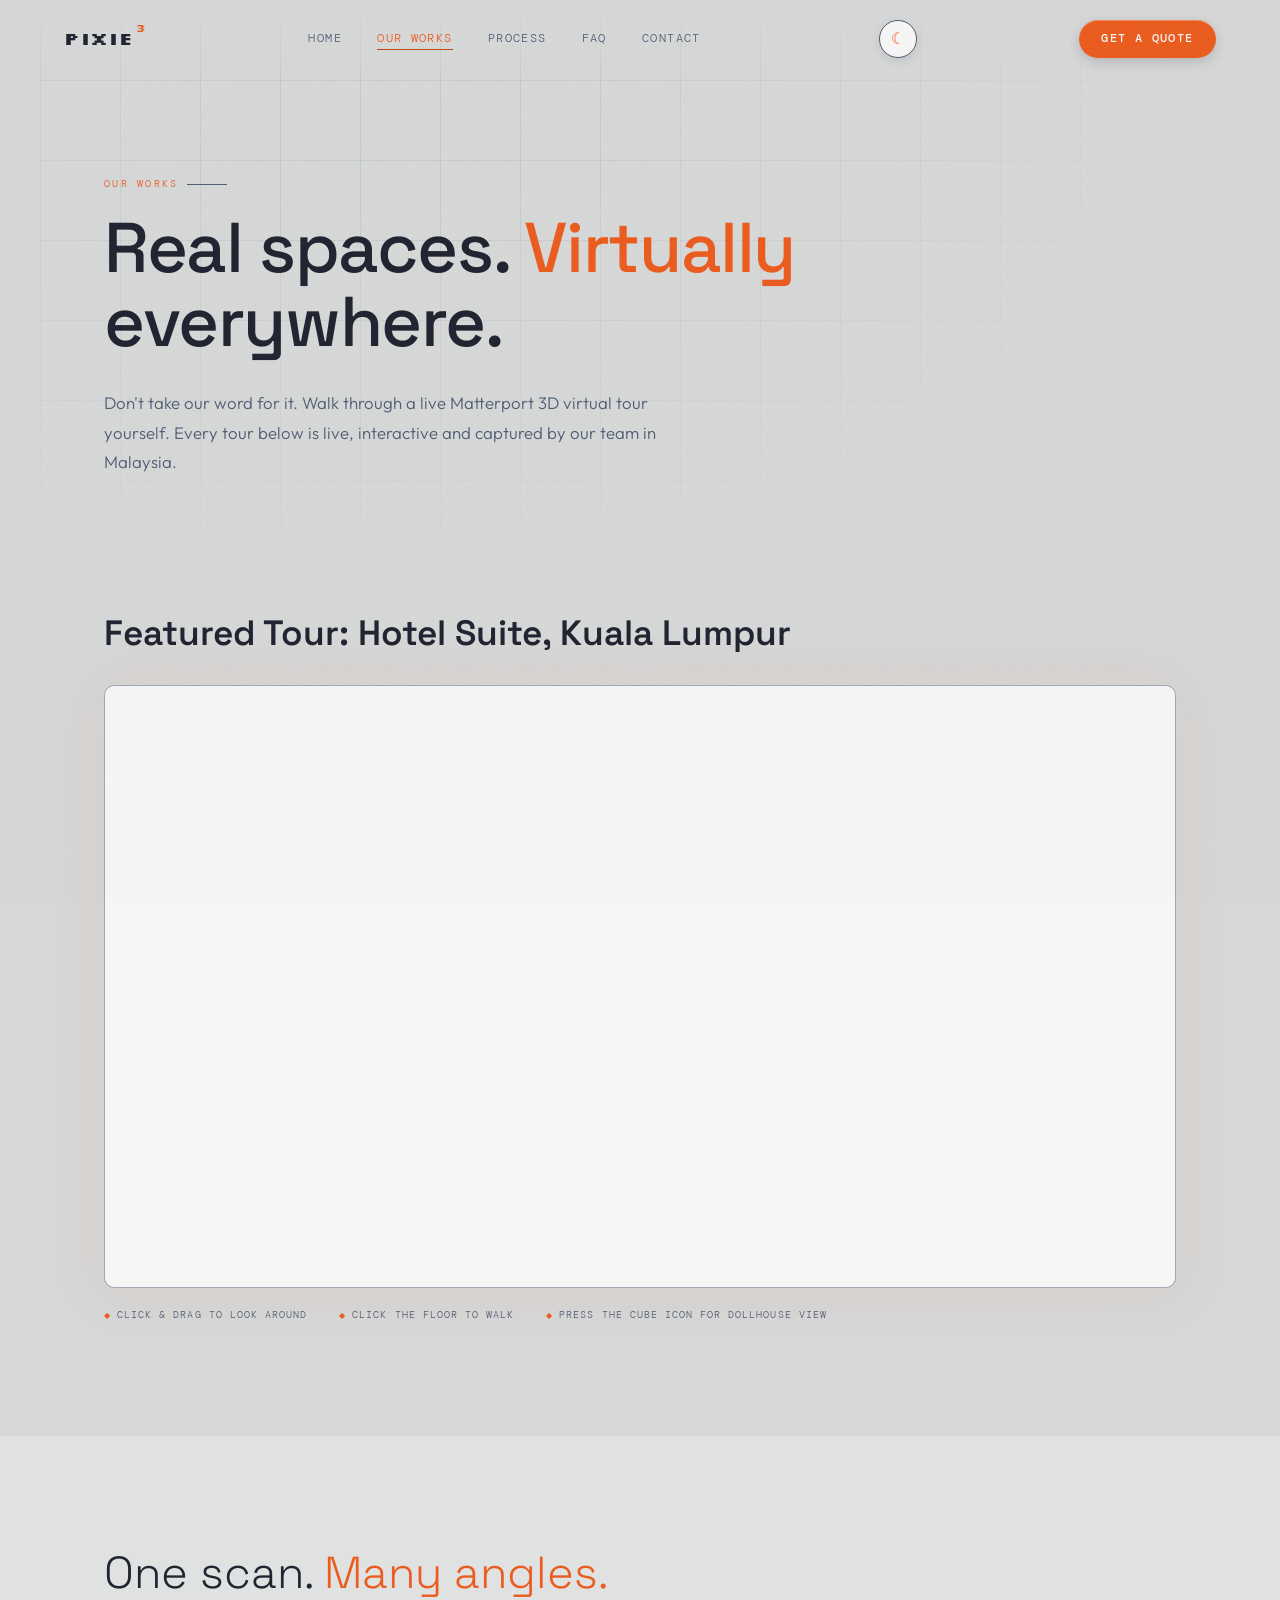
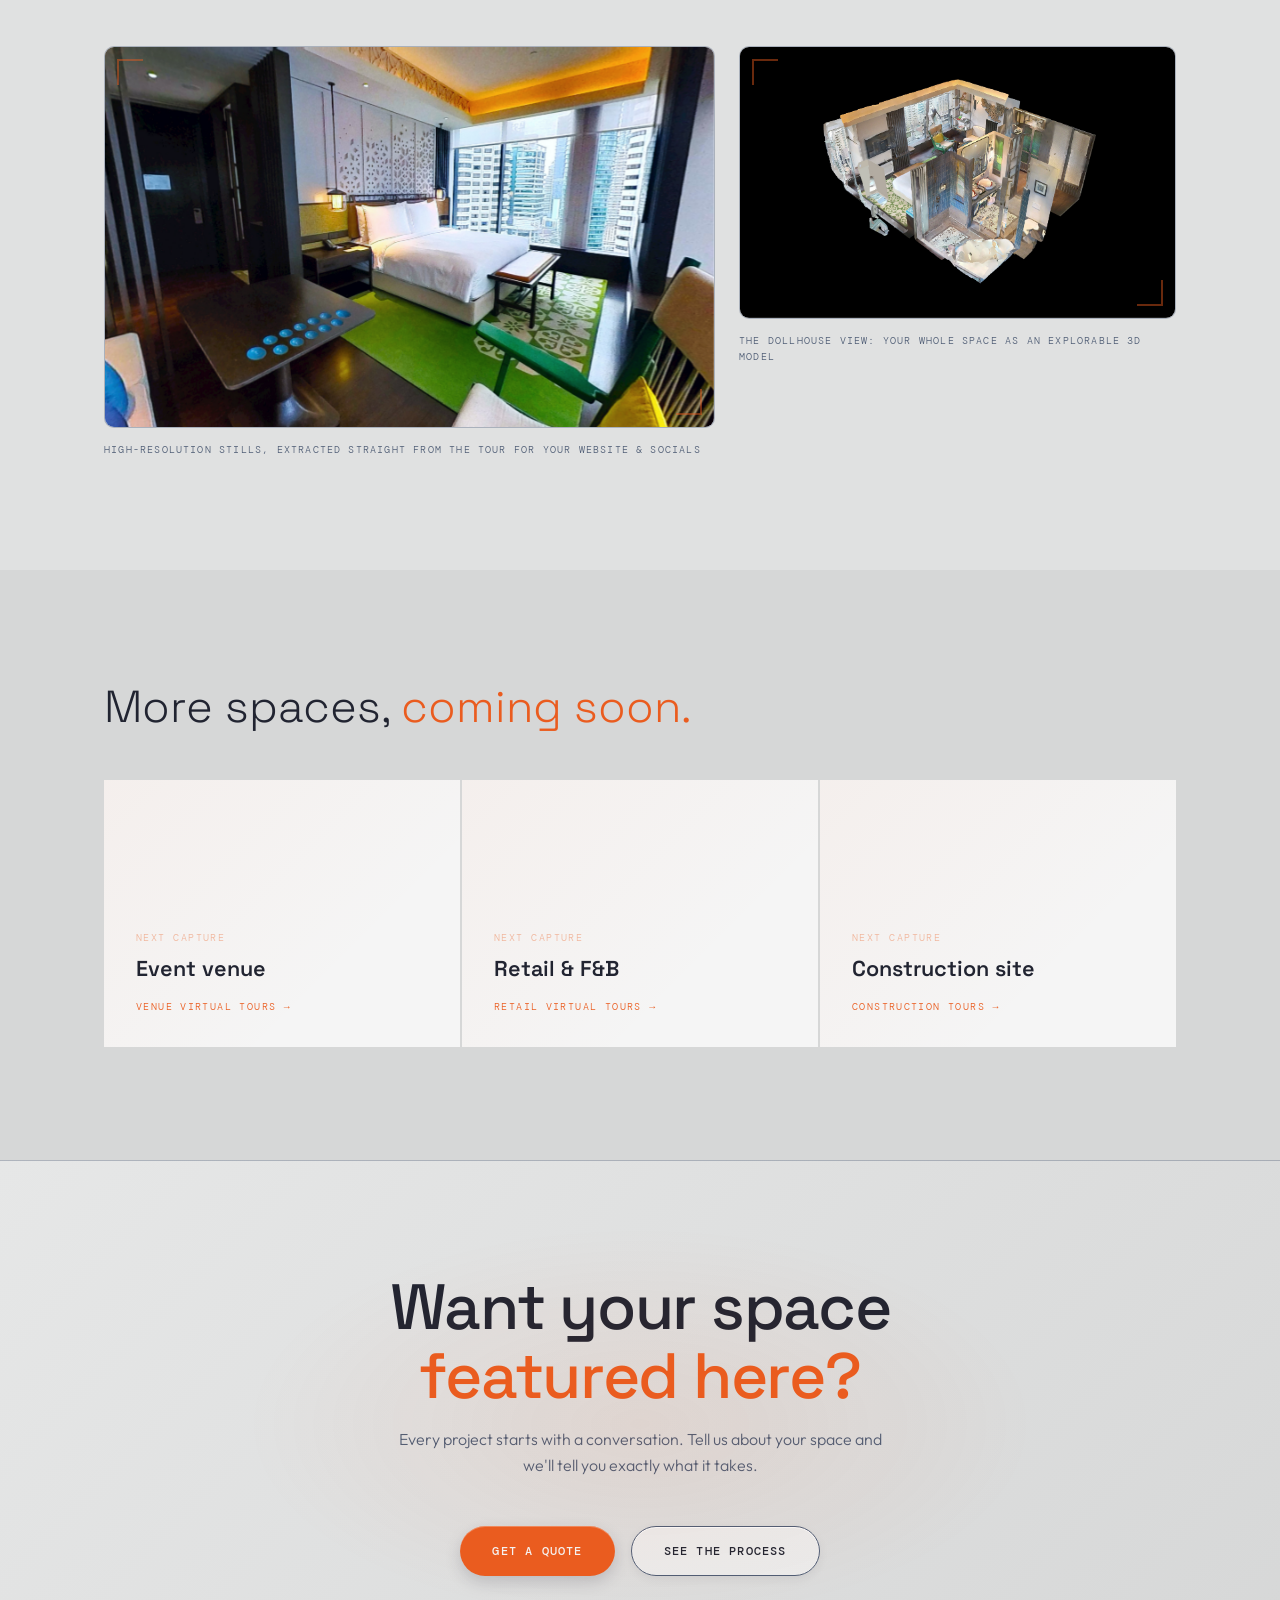
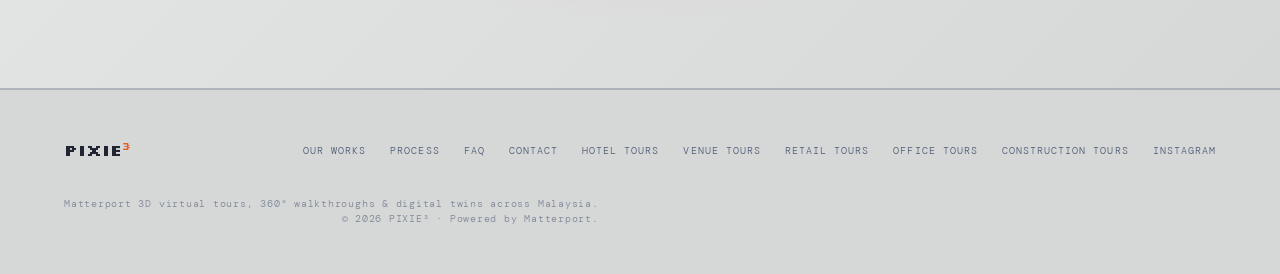
<file: works.html>
<!DOCTYPE html>
<html lang="en">
<head>
  <meta charset="UTF-8" />
  <meta name="viewport" content="width=device-width, initial-scale=1.0" />
  <title>Our Works | Live 3D Virtual Tours Malaysia | PIXIE³</title>
  <meta name="description" content="Explore live Matterport 3D virtual tours captured by PIXIE³ across Malaysia. Walk through a real Kuala Lumpur hotel suite in 360°, right in your browser." />
  <meta property="og:title" content="Our Works | Live 3D Virtual Tours | PIXIE³" />
  <meta property="og:description" content="Explore live 3D virtual tours captured by PIXIE³. Walk through real spaces right in your browser." />
  <meta property="og:url" content="https://pixiecube.my/works.html" />
  <meta property="og:image" content="https://pixiecube.my/assets/dollhouse.jpg" />
  <meta property="og:type" content="website" />
  <meta property="og:site_name" content="PIXIE³" />
  <meta property="og:locale" content="en_MY" />
  <meta name="twitter:card" content="summary_large_image" />
  <link rel="canonical" href="https://pixiecube.my/works.html" />
  <link rel="icon" href="favicon.svg" type="image/svg+xml" />
  <link rel="icon" href="favicon.ico" sizes="48x48" />
  <link rel="apple-touch-icon" href="apple-touch-icon.png" />

  <script type="application/ld+json">
  {
    "@context": "https://schema.org",
    "@graph": [
      {
        "@type": "LocalBusiness",
        "@id": "https://pixiecube.my/#business",
        "name": "PIXIE³",
        "url": "https://pixiecube.my/",
        "email": "hello@pixiecube.my",
        "telephone": "+60145845034",
        "image": "https://pixiecube.my/assets/room-scan.jpg",
        "address": { "@type": "PostalAddress", "streetAddress": "Plaza KLTS", "addressLocality": "Kuala Lumpur", "postalCode": "53000", "addressCountry": "MY" },
        "geo": { "@type": "GeoCoordinates", "latitude": 3.2035407, "longitude": 101.7034491 },
        "areaServed": { "@type": "Country", "name": "Malaysia" },
        "sameAs": ["https://instagram.com/pixiecube.space"]
      },
      {
        "@type": "BreadcrumbList",
        "itemListElement": [
          { "@type": "ListItem", "position": 1, "name": "Home", "item": "https://pixiecube.my/" },
          { "@type": "ListItem", "position": 2, "name": "Our Works", "item": "https://pixiecube.my/works.html" }
        ]
      }
    ]
  }
  </script>

  <link rel="preconnect" href="https://fonts.googleapis.com" />
  <link rel="preconnect" href="https://fonts.gstatic.com" crossorigin />
  <link href="https://fonts.googleapis.com/css2?family=Space+Grotesk:wght@400;500;600;700&family=DM+Mono:wght@300;400;500&family=Outfit:wght@300;400;500;600&family=Silkscreen:wght@400;700&display=swap" rel="stylesheet" />
  <script>(function(){try{var t=localStorage.getItem('pixie-theme');if(!t){t=window.matchMedia&&window.matchMedia('(prefers-color-scheme: dark)').matches?'dark':'light';}document.documentElement.setAttribute('data-theme',t);}catch(e){}})();</script>
  <link rel="stylesheet" href="styles.css" />

  <style>
    .featured { background: var(--navy); }
    .featured .section-inner { padding-top: 3rem; }
    .featured-meta {
      display: flex;
      align-items: baseline;
      justify-content: space-between;
      flex-wrap: wrap;
      gap: 1rem;
      margin-bottom: 1.5rem;
    }
    .featured-name {
      font-family: var(--ff-display);
      font-size: clamp(1.5rem, 3vw, 2.2rem);
      font-weight: 600;
      color: var(--white);
    }
    .featured-tag {
      font-family: var(--ff-mono);
      font-size: 0.62rem;
      letter-spacing: 0.15em;
      text-transform: uppercase;
      color: var(--amber);
      border: 1px solid rgba(234,92,31,0.3);
      padding: 0.35rem 0.8rem;
      border-radius: 2px;
    }
    .tour-hint {
      margin-top: 1.2rem;
      font-family: var(--ff-mono);
      font-size: 0.65rem;
      letter-spacing: 0.1em;
      text-transform: uppercase;
      color: var(--mist);
      display: flex;
      gap: 2rem;
      flex-wrap: wrap;
    }
    .tour-hint span::before {
      content: '◆ ';
      color: var(--amber);
      font-size: 0.5rem;
      vertical-align: middle;
    }

    /* stills gallery */
    .stills { background: var(--navy-mid); }
    .stills-grid {
      display: grid;
      grid-template-columns: 1.4fr 1fr;
      gap: 1.5rem;
    }
    .stills-grid .frame { aspect-ratio: 16/10; }
    .still-caption {
      margin-top: 0.9rem;
      font-family: var(--ff-mono);
      font-size: 0.62rem;
      letter-spacing: 0.12em;
      text-transform: uppercase;
      color: var(--mist);
    }

    /* coming soon */
    .coming { background: var(--navy); }
    .coming-grid {
      display: grid;
      grid-template-columns: repeat(auto-fit, minmax(240px, 1fr));
      gap: 1.5px;
    }
    .coming-cell {
      background: var(--navy-card);
      aspect-ratio: 4/3;
      display: flex;
      flex-direction: column;
      align-items: flex-start;
      justify-content: flex-end;
      padding: 2rem;
      gap: 0.4rem;
      color: inherit;
      position: relative;
      overflow: hidden;
      transition: background 0.3s;
    }
    .coming-cell:hover { background: var(--navy-edge); }
    .coming-cell::before {
      content: '';
      position: absolute;
      inset: 0;
      background: linear-gradient(135deg, rgba(234,92,31,0.04) 0%, transparent 70%);
    }
    .coming-name {
      font-family: var(--ff-display);
      font-size: 1.35rem;
      font-weight: 600;
      color: var(--white);
    }
    .coming-go {
      font-family: var(--ff-mono);
      font-size: 0.62rem;
      letter-spacing: 0.14em;
      text-transform: uppercase;
      color: var(--amber);
      margin-top: 0.4rem;
    }
    .coming-label {
      font-family: var(--ff-mono);
      font-size: 0.6rem;
      letter-spacing: 0.15em;
      text-transform: uppercase;
      color: rgba(234,92,31,0.4);
    }
    .coming-badge {
      position: absolute;
      bottom: 1rem; left: 1rem;
      background: rgba(33,36,49,0.85);
      border: 1px solid rgba(234,92,31,0.2);
      padding: 0.3rem 0.7rem;
      font-family: var(--ff-mono);
      font-size: 0.6rem;
      letter-spacing: 0.1em;
      text-transform: uppercase;
      color: var(--amber);
      border-radius: 2px;
    }

    @media (max-width: 900px) {
      .stills-grid { grid-template-columns: 1fr; }
    }
  </style>
</head>
<body>

  <nav aria-label="Main navigation">
    <a href="index.html" class="logo">PIXIE<sup>3</sup></a>
    <button class="nav-toggle" aria-expanded="false" aria-controls="nav-menu">Menu</button>
    <ul class="nav-links" id="nav-menu">
      <li><a href="index.html">Home</a></li>
      <li><a href="works.html" class="active">Our Works</a></li>
      <li><a href="process.html">Process</a></li>
      <li><a href="faq.html">FAQ</a></li>
      <li><a href="contact.html">Contact</a></li>
    </ul>
    <button class="theme-toggle" aria-label="Switch theme">☾</button>
    <a href="contact.html" class="nav-cta">Get a Quote</a>
  </nav>

  <!-- PAGE HERO -->
  <header class="page-hero">
    <p class="eyebrow">Our works</p>
    <h1>Real spaces. <em>Virtually</em> everywhere.</h1>
    <p class="lede">Don't take our word for it. Walk through a live Matterport 3D virtual tour yourself. Every tour below is live, interactive and captured by our team in Malaysia.</p>
  </header>

  <!-- FEATURED LIVE TOUR -->
  <section class="featured" aria-labelledby="featured-heading">
    <div class="section-inner">
      <div class="featured-meta reveal">
        <h2 class="featured-name" id="featured-heading">Featured Tour: Hotel Suite, Kuala Lumpur</h2>
      </div>
      <div class="tour-embed reveal">
        <iframe
          src="https://my.matterport.com/show/?m=xfwzKX1QRWc"
          allow="autoplay; fullscreen; web-share; xr-spatial-tracking;"
          allowfullscreen
          loading="lazy"
          title="PIXIE³ Matterport 3D virtual tour, hotel suite, Kuala Lumpur">
        </iframe>
      </div>
      <div class="tour-hint" aria-hidden="true">
        <span>Click &amp; drag to look around</span>
        <span>Click the floor to walk</span>
        <span>Press the cube icon for dollhouse view</span>
      </div>
    </div>
  </section>

  <!-- STILLS FROM THE SCAN -->
  <section class="stills" aria-labelledby="stills-heading">
    <div class="section-inner">
      <h2 class="display-title reveal" style="font-size: clamp(1.8rem, 3.5vw, 3rem); margin-bottom: 3rem;" id="stills-heading">One scan. <em>Many angles.</em></h2>
      <div class="stills-grid">
        <div class="reveal">
          <div class="frame" data-tilt>
            <span class="corner tl" aria-hidden="true"></span>
            <img src="assets/room-scan.jpg" alt="4K interior still from a Matterport virtual tour, Kuala Lumpur hotel room with KLCC skyline" loading="lazy" />
            <span class="corner br" aria-hidden="true"></span>
          </div>
          <p class="still-caption">High-resolution stills, extracted straight from the tour for your website &amp; socials</p>
        </div>
        <div class="reveal">
          <div class="frame" data-tilt>
            <span class="corner tl" aria-hidden="true"></span>
            <img src="assets/dollhouse.jpg" alt="Dollhouse cutaway 3D model of the scanned hotel suite in Kuala Lumpur" loading="lazy" />
            <span class="corner br" aria-hidden="true"></span>
          </div>
          <p class="still-caption">The dollhouse view: your whole space as an explorable 3D model</p>
        </div>
      </div>
    </div>
  </section>

  <!-- MORE COMING -->
  <section class="coming" aria-labelledby="coming-heading">
    <div class="section-inner">
      <h2 class="display-title reveal" style="font-size: clamp(1.8rem, 3.5vw, 3rem); margin-bottom: 3rem;" id="coming-heading">More spaces, <em>coming soon.</em></h2>
            <div class="coming-grid">
        <a class="coming-cell reveal" data-tilt href="event-venue-virtual-tour.html">
          <span class="coming-label">Next capture</span>
          <span class="coming-name">Event venue</span>
          <span class="coming-go">Venue virtual tours →</span>
        </a>
        <a class="coming-cell reveal" data-tilt href="retail-virtual-tour.html">
          <span class="coming-label">Next capture</span>
          <span class="coming-name">Retail &amp; F&amp;B</span>
          <span class="coming-go">Retail virtual tours →</span>
        </a>
        <a class="coming-cell reveal" data-tilt href="construction-virtual-tour.html">
          <span class="coming-label">Next capture</span>
          <span class="coming-name">Construction site</span>
          <span class="coming-go">Construction tours →</span>
        </a>
      </div>
    </div>
  </section>

  <!-- CTA -->
  <section class="cta-band" aria-labelledby="cta-heading">
    <div class="section-inner">
      <h2 class="cta-title" id="cta-heading">Want your space <em>featured here?</em></h2>
      <p class="cta-sub">Every project starts with a conversation. Tell us about your space and we'll tell you exactly what it takes.</p>
      <div class="cta-actions">
        <a href="contact.html" class="btn-primary">Get a quote</a>
        <a href="process.html" class="btn-ghost">See the process</a>
      </div>
    </div>
  </section>

  <footer>
    <div class="footer-inner">
      <div class="footer-logo">PIXIE<sup>3</sup></div>
      <ul class="footer-links">
        <li><a href="works.html">Our Works</a></li>
        <li><a href="process.html">Process</a></li>
        <li><a href="faq.html">FAQ</a></li>
        <li><a href="contact.html">Contact</a></li>
        <li><a href="hotel-virtual-tour.html">Hotel Tours</a></li>
        <li><a href="event-venue-virtual-tour.html">Venue Tours</a></li>
        <li><a href="retail-virtual-tour.html">Retail Tours</a></li>
        <li><a href="office-virtual-tour.html">Office Tours</a></li>
        <li><a href="construction-virtual-tour.html">Construction Tours</a></li>
        <li><a href="https://instagram.com/pixiecube.space" target="_blank" rel="noopener">Instagram</a></li>
      </ul>
      <div class="footer-legal">
        Matterport 3D virtual tours, 360° walkthroughs &amp; digital twins across Malaysia.<br>
        © 2026 PIXIE³ · Powered by Matterport.
      </div>
    </div>
  </footer>

  <script src="site.js"></script>
</body>
</html>
</file>
<file: styles.css>
/* ═══════════════════════════════════════════════════════════════
   PIXIE³ — shared styles
   deep slate-navy · signal orange · editorial serif · pixel wordmark
   palette: #212431 / #4F5D75 / #D6D7D7 / #F5F5F5 / #EA5C1F
   ═══════════════════════════════════════════════════════════════ */

:root {
  --navy:      #D6D7D7;   /* base background (light) */
  --navy-mid:  #E0E1E1;   /* layered section */
  --navy-card: #F5F5F5;   /* cards — light, raised */
  --navy-edge: #FFFFFF;   /* hover / raised edges */
  --slate:     #4F5D75;   /* structural slate blue */
  --amber:     #EA5C1F;   /* signal orange accent */
  --amber-dim: #C24915;
  --amber-glow:#EA5C1F33;
  --cream:     #212431;   /* primary text (dark) */
  --mist:      #4F5D75;   /* secondary text */
  --white:     #212431;   /* headings (dark on light) */

  --ff-display: 'Space Grotesk', 'Outfit', sans-serif;
  --ff-mono:    'DM Mono', 'Courier New', monospace;
  --ff-body:    'Outfit', sans-serif;
  --ff-pixel:   'Silkscreen', monospace;

  --ease-out-expo: cubic-bezier(0.16, 1, 0.3, 1);
}

/* ── DARK THEME (same palette, flipped) ──────────────────────── */
html[data-theme="dark"] {
  --navy:      #212431;   /* base background */
  --navy-mid:  #262A39;
  --navy-card: #2B3040;
  --navy-edge: #394054;
  --cream:     #F5F5F5;
  --mist:      #C6C9D2;
  --white:     #F8F8F8;
}
html[data-theme="dark"] nav {
  background: linear-gradient(to bottom, rgba(33,36,49,0.95) 0%, rgba(33,36,49,0) 100%);
}
html[data-theme="dark"] .cta-band {
  background: linear-gradient(135deg, #252838 0%, #262A39 50%, #212431 100%);
}
html[data-theme="dark"] .btn-ghost {
  background: rgba(79,93,117,0.15);
  box-shadow: inset 0 1px 0 rgba(255,255,255,0.06);
}
html[data-theme="dark"] .footer-legal { color: rgba(198,201,210,0.45); }
html[data-theme="dark"] .card:hover { box-shadow: 0 12px 30px rgba(0,0,0,0.3); }
body { transition: background 0.35s, color 0.35s; }

/* theme toggle pill */
.theme-toggle {
  background: var(--navy-card);
  border: 1px solid var(--slate);
  border-radius: 999px;
  width: 38px; height: 38px;
  display: inline-flex;
  align-items: center;
  justify-content: center;
  font-size: 1rem;
  line-height: 1;
  color: var(--amber);
  cursor: pointer;
  margin-left: 1rem;
  box-shadow: 0 3px 10px rgba(33,36,49,0.12), inset 0 1px 0 rgba(255,255,255,0.4);
  transition: transform 0.2s var(--ease-out-expo), box-shadow 0.25s, background 0.3s;
}
.theme-toggle:hover {
  transform: translateY(-1px) rotate(15deg);
  box-shadow: 0 6px 18px rgba(234,92,31,0.3);
}
html[data-theme="dark"] .theme-toggle {
  box-shadow: 0 3px 10px rgba(0,0,0,0.35), inset 0 1px 0 rgba(255,255,255,0.08);
}
.nav-right { display: flex; align-items: center; }

*, *::before, *::after { box-sizing: border-box; margin: 0; padding: 0; }
html { scroll-behavior: smooth; }
body {
  background: var(--navy);
  color: var(--cream);
  font-family: var(--ff-body);
  font-weight: 300;
  line-height: 1.6;
  overflow-x: hidden;
}
a { color: inherit; text-decoration: none; }
img { display: block; max-width: 100%; }

/* film-grain overlay */
body::before {
  content: '';
  position: fixed;
  inset: 0;
  background-image: url("data:image/svg+xml,%3Csvg viewBox='0 0 256 256' xmlns='http://www.w3.org/2000/svg'%3E%3Cfilter id='noise'%3E%3CfeTurbulence type='fractalNoise' baseFrequency='0.9' numOctaves='4' stitchTiles='stitch'/%3E%3C/filter%3E%3Crect width='100%25' height='100%25' filter='url(%23noise)' opacity='0.03'/%3E%3C/svg%3E");
  pointer-events: none;
  z-index: 1000;
  opacity: 0.4;
}

/* ── NAV ─────────────────────────────────────────────────────── */
nav {
  position: fixed;
  top: 0; left: 0; right: 0;
  z-index: 900;
  display: flex;
  align-items: center;
  justify-content: space-between;
  padding: 1.25rem 5vw;
  background: linear-gradient(to bottom, rgba(214,215,215,0.95) 0%, rgba(214,215,215,0) 100%);
  animation: navSlide 0.8s var(--ease-out-expo) both;
}
@keyframes navSlide {
  from { opacity: 0; transform: translateY(-16px); }
  to   { opacity: 1; transform: translateY(0); }
}

.logo {
  font-family: var(--ff-pixel);
  font-weight: 700;
  font-size: 1.15rem;
  letter-spacing: 0.04em;
  color: var(--white);
  display: inline-flex;
  align-items: flex-start;
  gap: 0.1em;
  transition: opacity 0.2s;
}
.logo:hover { opacity: 0.8; }
.logo sup {
  color: var(--amber);
  font-size: 0.6em;
  line-height: 1;
  margin-top: -0.1em;
}

.nav-links {
  display: flex;
  gap: 2.2rem;
  list-style: none;
  font-family: var(--ff-mono);
  font-size: 0.72rem;
  letter-spacing: 0.12em;
  text-transform: uppercase;
  color: var(--mist);
}
.nav-links a {
  position: relative;
  padding-bottom: 4px;
  transition: color 0.25s;
}
/* sweep underline on hover */
.nav-links a::after {
  content: '';
  position: absolute;
  left: 0; bottom: 0;
  width: 100%; height: 1px;
  background: var(--amber);
  transform: scaleX(0);
  transform-origin: right;
  transition: transform 0.35s var(--ease-out-expo);
}
.nav-links a:hover { color: var(--white); }
.nav-links a:hover::after {
  transform: scaleX(1);
  transform-origin: left;
}
.nav-links a.active { color: var(--amber); }
.nav-links a.active::after { transform: scaleX(1); background: var(--amber-dim); }

.nav-cta {
  font-family: var(--ff-mono);
  font-size: 0.72rem;
  letter-spacing: 0.12em;
  text-transform: uppercase;
  background: var(--amber);
  color: #F5F5F5;
  padding: 0.6rem 1.4rem;
  border-radius: 999px;
  font-weight: 500;
  box-shadow: 0 4px 12px rgba(33,36,49,0.18), inset 0 1px 0 rgba(255,255,255,0.25);
  transition: background 0.2s, transform 0.15s, box-shadow 0.25s;
}
.nav-cta:hover {
  background: #FF6B2B;
  transform: translateY(-1px);
  box-shadow: 0 6px 20px rgba(234,92,31,0.4), inset 0 1px 0 rgba(255,255,255,0.3);
}

/* mobile hamburger */
.nav-toggle {
  display: none;
  background: none;
  border: 1px solid rgba(79,93,117,0.6);
  border-radius: 999px;
  color: var(--amber);
  font-family: var(--ff-mono);
  font-size: 0.65rem;
  letter-spacing: 0.12em;
  text-transform: uppercase;
  padding: 0.5rem 1rem;
  cursor: pointer;
}

/* ── SHARED SECTION PIECES ───────────────────────────────────── */
section { position: relative; }
.section-inner {
  max-width: 1200px;
  margin: 0 auto;
  padding: 7rem 5vw;
}
.eyebrow {
  font-family: var(--ff-mono);
  font-size: 0.65rem;
  letter-spacing: 0.22em;
  text-transform: uppercase;
  color: var(--amber);
  margin-bottom: 1.2rem;
  display: flex;
  align-items: center;
  gap: 0.8em;
}
.eyebrow::after {
  content: '';
  display: block;
  width: 40px;
  height: 1px;
  background: var(--slate);
}

.display-title {
  font-family: var(--ff-display);
  font-weight: 300;
  line-height: 1.12;
}
/* Space Grotesk has no italics: emphasis = color + weight, not faux-italic */
.display-title em { font-style: normal; color: var(--amber); }
.display-title strong { font-weight: 600; font-style: normal; color: var(--amber); }

/* scroll-reveal */
.reveal {
  opacity: 0;
  transform: translateY(28px);
  transition: opacity 0.9s var(--ease-out-expo), transform 0.9s var(--ease-out-expo);
}
.reveal.in { opacity: 1; transform: translateY(0); }

/* ── PAGE HERO (interior pages) ──────────────────────────────── */
.page-hero {
  padding: 11rem 5vw 5rem;
  max-width: 1200px;
  margin: 0 auto;
  position: relative;
}
.page-hero::before {
  content: '';
  position: absolute;
  inset: 0;
  background-image:
    linear-gradient(rgba(79,93,117,0.10) 1px, transparent 1px),
    linear-gradient(90deg, rgba(79,93,117,0.10) 1px, transparent 1px);
  background-size: 80px 80px;
  mask-image: radial-gradient(ellipse 70% 90% at 30% 20%, black 20%, transparent 100%);
  pointer-events: none;
}
.page-hero h1 {
  font-family: var(--ff-display);
  font-size: clamp(2.4rem, 5.5vw, 4.5rem);
  font-weight: 500;
  line-height: 1.05;
  letter-spacing: -0.02em;
  max-width: 18ch;
  animation: fadeUp 0.9s 0.15s var(--ease-out-expo) both;
}
.page-hero h1 em { font-style: normal; color: var(--amber); }
.page-hero .lede {
  margin-top: 1.8rem;
  max-width: 560px;
  color: var(--mist);
  font-size: 1.05rem;
  line-height: 1.75;
  animation: fadeUp 0.9s 0.35s var(--ease-out-expo) both;
}
.page-hero .eyebrow { animation: fadeUp 0.9s var(--ease-out-expo) both; }

@keyframes fadeUp {
  from { opacity: 0; transform: translateY(24px); }
  to   { opacity: 1; transform: translateY(0); }
}

/* ── BUTTONS — soft pill, techie ─────────────────────────────── */
.btn-primary, .btn-ghost, .btn-wa {
  display: inline-flex;
  align-items: center;
  gap: 0.6em;
  font-family: var(--ff-mono);
  font-size: 0.75rem;
  letter-spacing: 0.1em;
  text-transform: uppercase;
  font-weight: 500;
  padding: 0.9rem 2rem;
  border-radius: 999px;
  transition: background 0.2s, color 0.2s, border-color 0.2s, transform 0.15s, box-shadow 0.25s;
}
.btn-primary {
  background: var(--amber);
  color: #F5F5F5;
  box-shadow: 0 6px 16px rgba(33,36,49,0.18), inset 0 1px 0 rgba(255,255,255,0.28);
}
.btn-primary:hover {
  background: #FF6B2B;
  transform: translateY(-2px);
  box-shadow: 0 10px 28px rgba(234,92,31,0.4), inset 0 1px 0 rgba(255,255,255,0.32);
}
.btn-ghost {
  border: 1px solid var(--slate);
  color: var(--cream);
  background: rgba(245,245,245,0.6);
  box-shadow: 0 3px 10px rgba(33,36,49,0.08), inset 0 1px 0 rgba(255,255,255,0.7);
}
.btn-ghost:hover {
  border-color: var(--amber);
  color: var(--amber);
  background: rgba(234,92,31,0.08);
  transform: translateY(-2px);
  box-shadow: 0 6px 20px rgba(234,92,31,0.18);
}
.btn-wa {
  background: #25D366;
  color: #fff;
  padding: 0.95rem 2rem;
  box-shadow: 0 6px 16px rgba(33,36,49,0.15), inset 0 1px 0 rgba(255,255,255,0.25);
}
.btn-wa:hover {
  background: #1ebe5b;
  transform: translateY(-2px);
  box-shadow: 0 10px 28px rgba(37,211,102,0.35);
}
.btn-wa-secondary {
  background: rgba(37,211,102,0.12);
  color: #25D366;
  border: 1px solid rgba(37,211,102,0.3);
  box-shadow: none;
}
.btn-wa-secondary:hover {
  background: rgba(37,211,102,0.2);
  box-shadow: 0 8px 24px rgba(37,211,102,0.12);
}
.wa-icon { width: 16px; height: 16px; flex-shrink: 0; }

/* ── IMAGE FRAME (hover-bracket treatment) ───────────────────── */
.frame {
  position: relative;
  border: 1px solid rgba(79,93,117,0.45);
  border-radius: 10px;
  overflow: hidden;
  background: var(--navy-card);
}
.frame img {
  width: 100%; height: 100%;
  object-fit: cover;
  transition: transform 0.8s var(--ease-out-expo), filter 0.5s;
  filter: saturate(0.92);
}
.frame:hover img { transform: scale(1.04); filter: saturate(1.05); }
.frame .corner {
  position: absolute;
  width: 26px; height: 26px;
  z-index: 2;
  opacity: 0.45;
  transition: opacity 0.3s, transform 0.4s var(--ease-out-expo);
  pointer-events: none;
}
.frame .corner.tl { top: 12px; left: 12px; border-top: 2px solid var(--amber); border-left: 2px solid var(--amber); }
.frame .corner.br { bottom: 12px; right: 12px; border-bottom: 2px solid var(--amber); border-right: 2px solid var(--amber); }
.frame:hover .corner { opacity: 1; }
.frame:hover .corner.tl { transform: translate(-4px, -4px); }
.frame:hover .corner.br { transform: translate(4px, 4px); }
.frame .badge {
  position: absolute;
  bottom: 1rem; left: 1rem;
  z-index: 2;
  background: rgba(33,36,49,0.88);
  border: 1px solid rgba(79,93,117,0.5);
  padding: 0.3rem 0.85rem;
  font-family: var(--ff-mono);
  font-size: 0.6rem;
  letter-spacing: 0.1em;
  text-transform: uppercase;
  color: var(--amber);
  border-radius: 999px;
}

/* ── CARDS ───────────────────────────────────────────────────── */
.card-grid {
  display: grid;
  grid-template-columns: repeat(auto-fit, minmax(240px, 1fr));
  gap: 1.5px;
}
.card {
  background: var(--navy-card);
  padding: 2.5rem 2rem;
  position: relative;
  overflow: hidden;
  transition: background 0.3s, transform 0.3s var(--ease-out-expo), box-shadow 0.3s;
}
.card::before {
  content: '';
  position: absolute;
  inset: 0;
  background: linear-gradient(135deg, rgba(234,92,31,0.06) 0%, transparent 50%);
  opacity: 0;
  transition: opacity 0.3s;
}
.card::after {
  content: '';
  position: absolute;
  top: 0; left: 0;
  width: 2px; height: 0;
  background: var(--amber);
  transition: height 0.4s var(--ease-out-expo);
}
.card:hover { background: var(--navy-edge); transform: translateY(-3px); box-shadow: 0 12px 28px rgba(33,36,49,0.14); }
.card:hover::before { opacity: 1; }
.card:hover::after { height: 100%; }

.card-num {
  font-family: var(--ff-mono);
  font-size: 0.6rem;
  letter-spacing: 0.15em;
  color: var(--slate);
  margin-bottom: 1.5rem;
}
.card-icon { font-size: 1.8rem; margin-bottom: 1rem; display: block; }
.card-title {
  font-family: var(--ff-display);
  font-size: 1.4rem;
  font-weight: 600;
  color: var(--white);
  margin-bottom: 0.5rem;
}
.card-line { font-size: 0.88rem; color: var(--mist); line-height: 1.55; }

/* ── MATTERPORT EMBED ────────────────────────────────────────── */
.tour-embed {
  position: relative;
  width: 100%;
  aspect-ratio: 16 / 9;
  border: 1px solid rgba(79,93,117,0.5);
  border-radius: 10px;
  overflow: hidden;
  box-shadow: 0 0 60px rgba(234,92,31,0.08);
  background: var(--navy-card);
}
.tour-embed iframe {
  position: absolute;
  inset: 0;
  width: 100%; height: 100%;
  border: 0;
}

/* ── CTA BAND ────────────────────────────────────────────────── */
.cta-band {
  background: linear-gradient(135deg, #E6E7E7 0%, #DEDFDF 50%, #D6D7D7 100%);
  border-top: 1px solid rgba(79,93,117,0.35);
  border-bottom: 1px solid rgba(79,93,117,0.35);
  position: relative;
  overflow: hidden;
}
.cta-band::before {
  content: '';
  position: absolute;
  top: 50%; left: 50%;
  transform: translate(-50%, -50%);
  width: 800px; height: 400px;
  background: radial-gradient(ellipse, rgba(234,92,31,0.08) 0%, transparent 70%);
}
.cta-band .section-inner {
  display: flex;
  flex-direction: column;
  align-items: center;
  text-align: center;
}
.cta-title {
  font-family: var(--ff-display);
  font-size: clamp(2.2rem, 5vw, 4.2rem);
  font-weight: 500;
  line-height: 1.08;
  letter-spacing: -0.02em;
  max-width: 18ch;
  margin-bottom: 1rem;
}
.cta-title em { font-style: normal; color: var(--amber); }
.cta-sub {
  color: var(--mist);
  font-size: 1rem;
  margin-bottom: 3rem;
  max-width: 46ch;
}
.cta-actions {
  display: flex;
  gap: 1rem;
  flex-wrap: wrap;
  justify-content: center;
}

/* ── FOOTER ──────────────────────────────────────────────────── */
footer {
  background: var(--navy);
  padding: 3rem 5vw;
  border-top: 1px solid rgba(79,93,117,0.3);
}
.footer-inner {
  max-width: 1200px;
  margin: 0 auto;
  display: flex;
  align-items: center;
  justify-content: space-between;
  gap: 2rem;
  flex-wrap: wrap;
}
.footer-logo {
  font-family: var(--ff-pixel);
  font-weight: 700;
  font-size: 1rem;
  color: var(--white);
}
.footer-logo sup { color: var(--amber); font-size: 0.6em; }
.footer-links {
  display: flex;
  gap: 1.5rem;
  list-style: none;
  flex-wrap: wrap;
  font-family: var(--ff-mono);
  font-size: 0.65rem;
  letter-spacing: 0.1em;
  text-transform: uppercase;
  color: var(--mist);
}
.footer-links a { transition: color 0.2s; }
.footer-links a:hover { color: var(--amber); }
.footer-legal {
  font-family: var(--ff-mono);
  font-size: 0.6rem;
  letter-spacing: 0.08em;
  color: rgba(79,93,117,0.65);
  text-align: right;
}

/* ── RESPONSIVE ──────────────────────────────────────────────── */
@media (max-width: 900px) {
  .nav-links {
    display: none;
    position: absolute;
    top: 100%;
    left: 0; right: 0;
    flex-direction: column;
    gap: 0;
    background: rgba(224,225,225,0.98);
    border-bottom: 1px solid rgba(79,93,117,0.25);
    padding: 1rem 5vw 1.5rem;
  }
  .nav-links.open { display: flex; }
  .nav-links li { padding: 0.8rem 0; border-bottom: 1px solid rgba(33,36,49,0.08); }
  .nav-toggle { display: block; }
  .nav-cta { display: none; }
}
@media (max-width: 600px) {
  .section-inner { padding: 5rem 5vw; }
  .footer-legal { text-align: left; }
}

@media (prefers-reduced-motion: reduce) {
  *, *::before, *::after { animation: none !important; transition: none !important; }
  .reveal { opacity: 1; transform: none; }
}

@media (max-width: 900px) {
  html[data-theme="dark"] .nav-links {
    background: rgba(33,36,49,0.98);
    border-bottom: 1px solid var(--navy-edge);
  }
  html[data-theme="dark"] .nav-links li { border-bottom: 1px solid rgba(255,255,255,0.05); }
  .theme-toggle { margin-left: 0.6rem; }
}


/* ── 3D SYSTEM: tilt, depth reveal, hero cube ────────────────── */
[data-tilt] {
  transform-style: preserve-3d;
  will-change: transform;
  transition: transform 0.4s var(--ease-out-expo);
}
[data-tilt] > * { transform: translateZ(1px); }

@media (prefers-reduced-motion: no-preference) {
  .reveal {
    transform: translateY(28px) perspective(900px) rotateX(7deg);
    transform-origin: center bottom;
  }
  .reveal.in { transform: translateY(0) perspective(900px) rotateX(0deg); }
}

/* hero 3D wireframe cube */
.cube3d-wrap {
  display: inline-block;
  width: 16px; height: 16px;
  margin-right: 0.75em;
  vertical-align: -3px;
  perspective: 120px;
}
.cube3d {
  display: block;
  position: relative;
  width: 100%; height: 100%;
  transform-style: preserve-3d;
  animation: spin3d 9s linear infinite;
}
.cube3d i {
  position: absolute;
  inset: 0;
  background: rgba(234,92,31,0.28);
  border: 1px solid var(--amber);
}
.cube3d i:nth-child(1) { transform: translateZ(8px); }
.cube3d i:nth-child(2) { transform: rotateY(180deg) translateZ(8px); }
.cube3d i:nth-child(3) { transform: rotateY(90deg) translateZ(8px); }
.cube3d i:nth-child(4) { transform: rotateY(-90deg) translateZ(8px); }
.cube3d i:nth-child(5) { transform: rotateX(90deg) translateZ(8px); }
.cube3d i:nth-child(6) { transform: rotateX(-90deg) translateZ(8px); }
@keyframes spin3d {
  from { transform: rotateX(-22deg) rotateY(0deg); }
  to   { transform: rotateX(-22deg) rotateY(360deg); }
}
@media (prefers-reduced-motion: reduce) {
  .cube3d { animation: none; transform: rotateX(-22deg) rotateY(35deg); }
}
</file>
